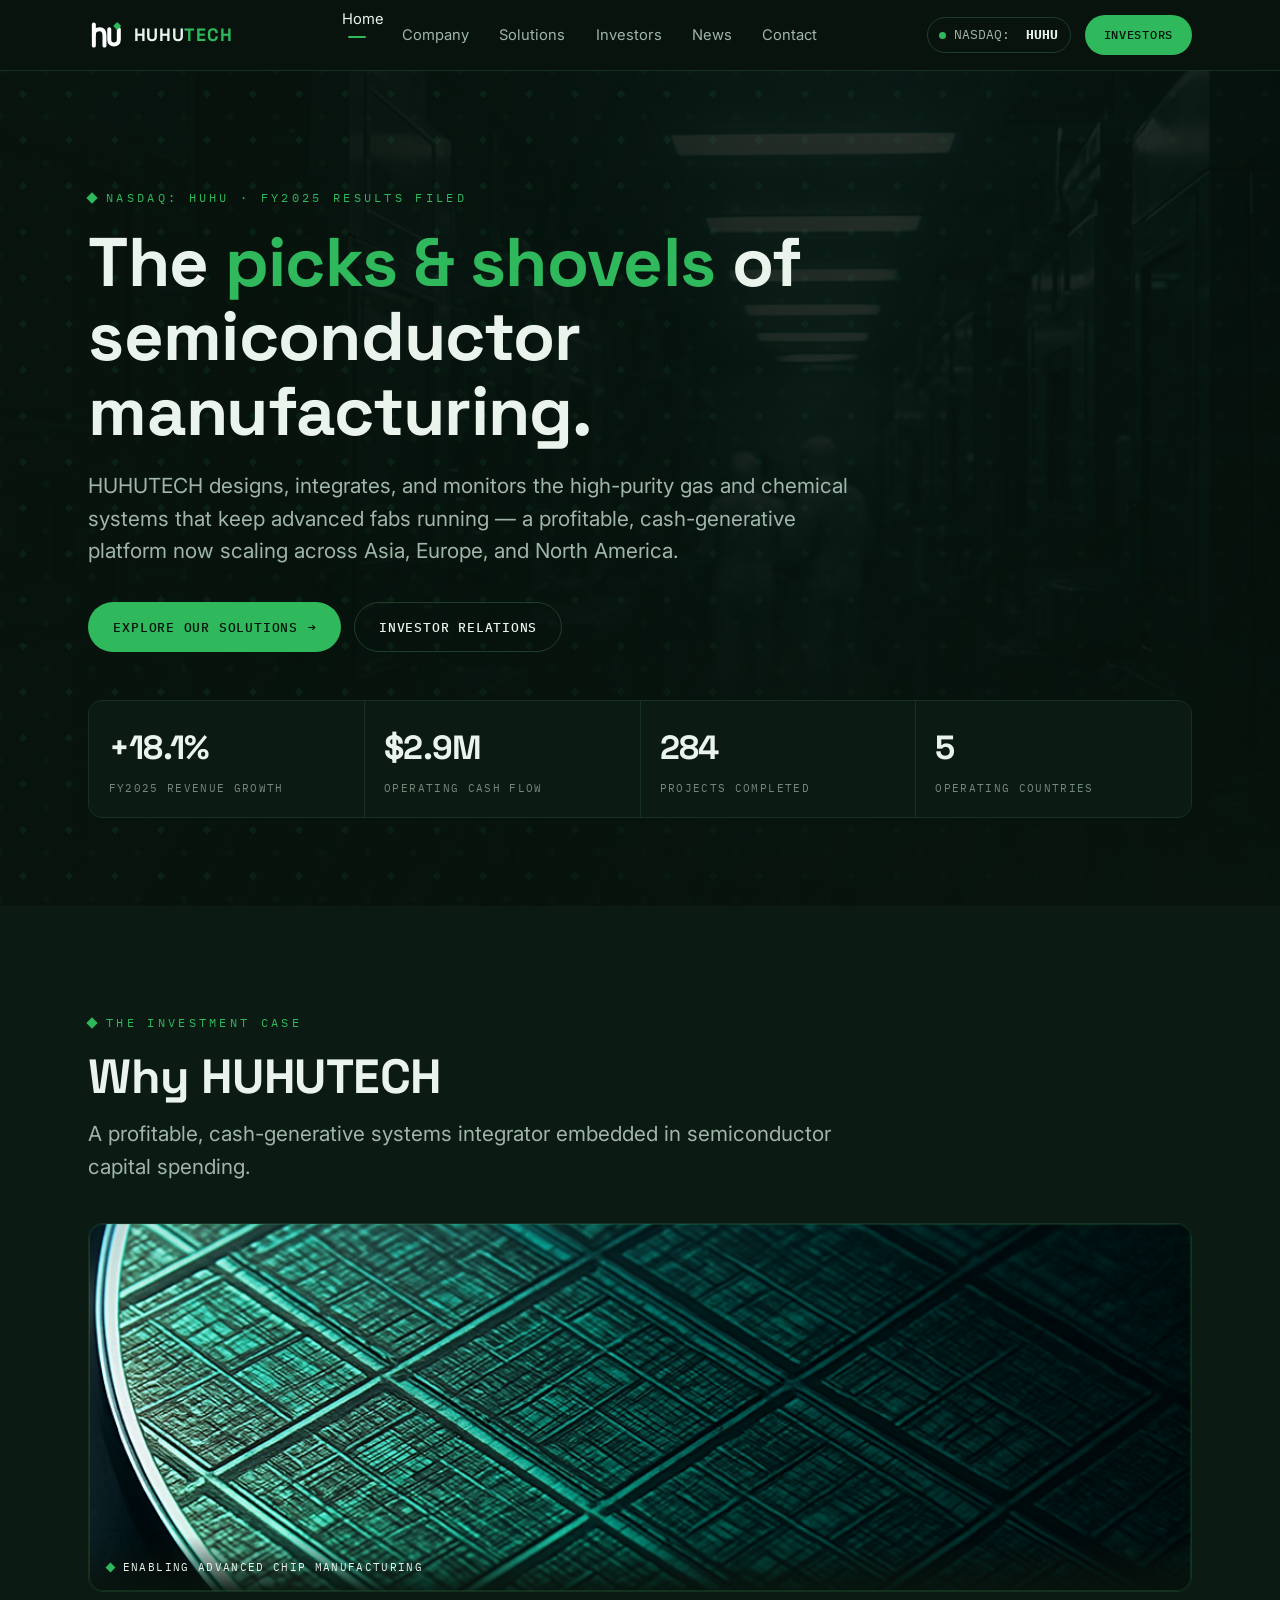
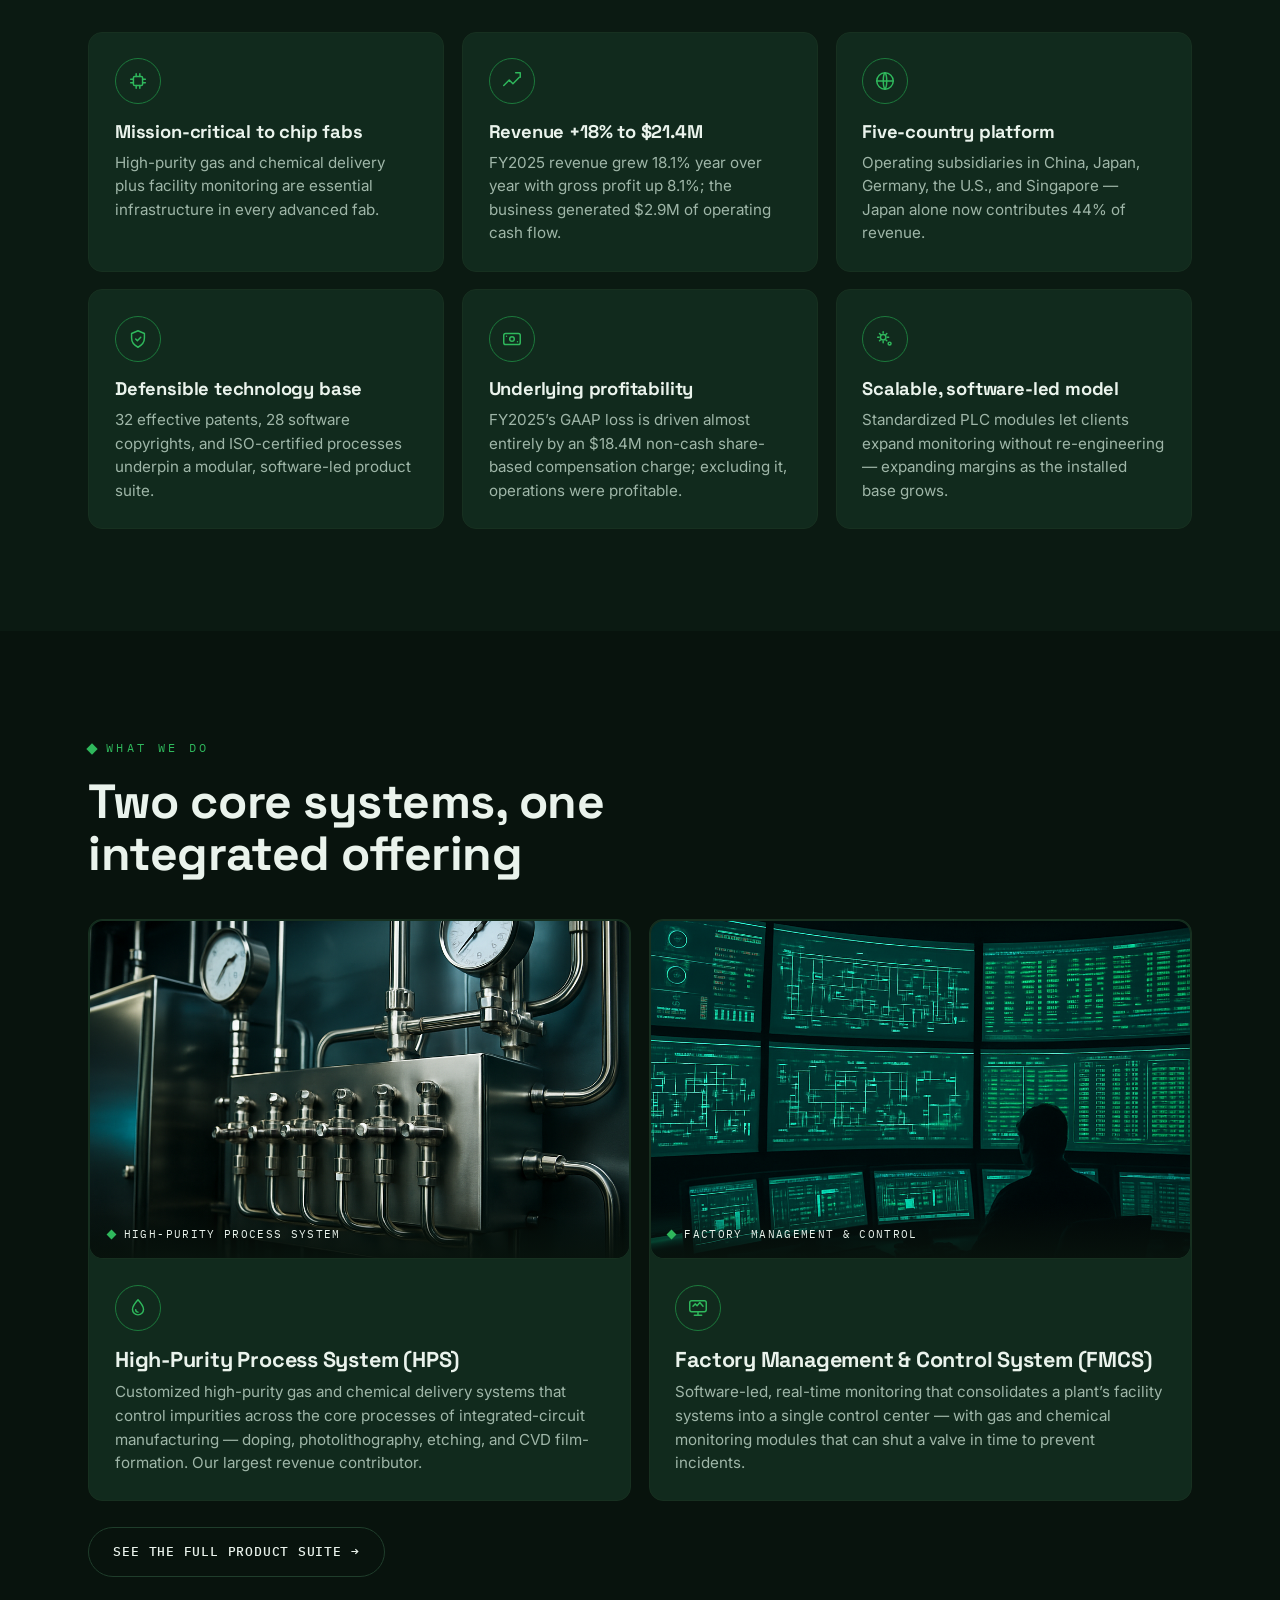
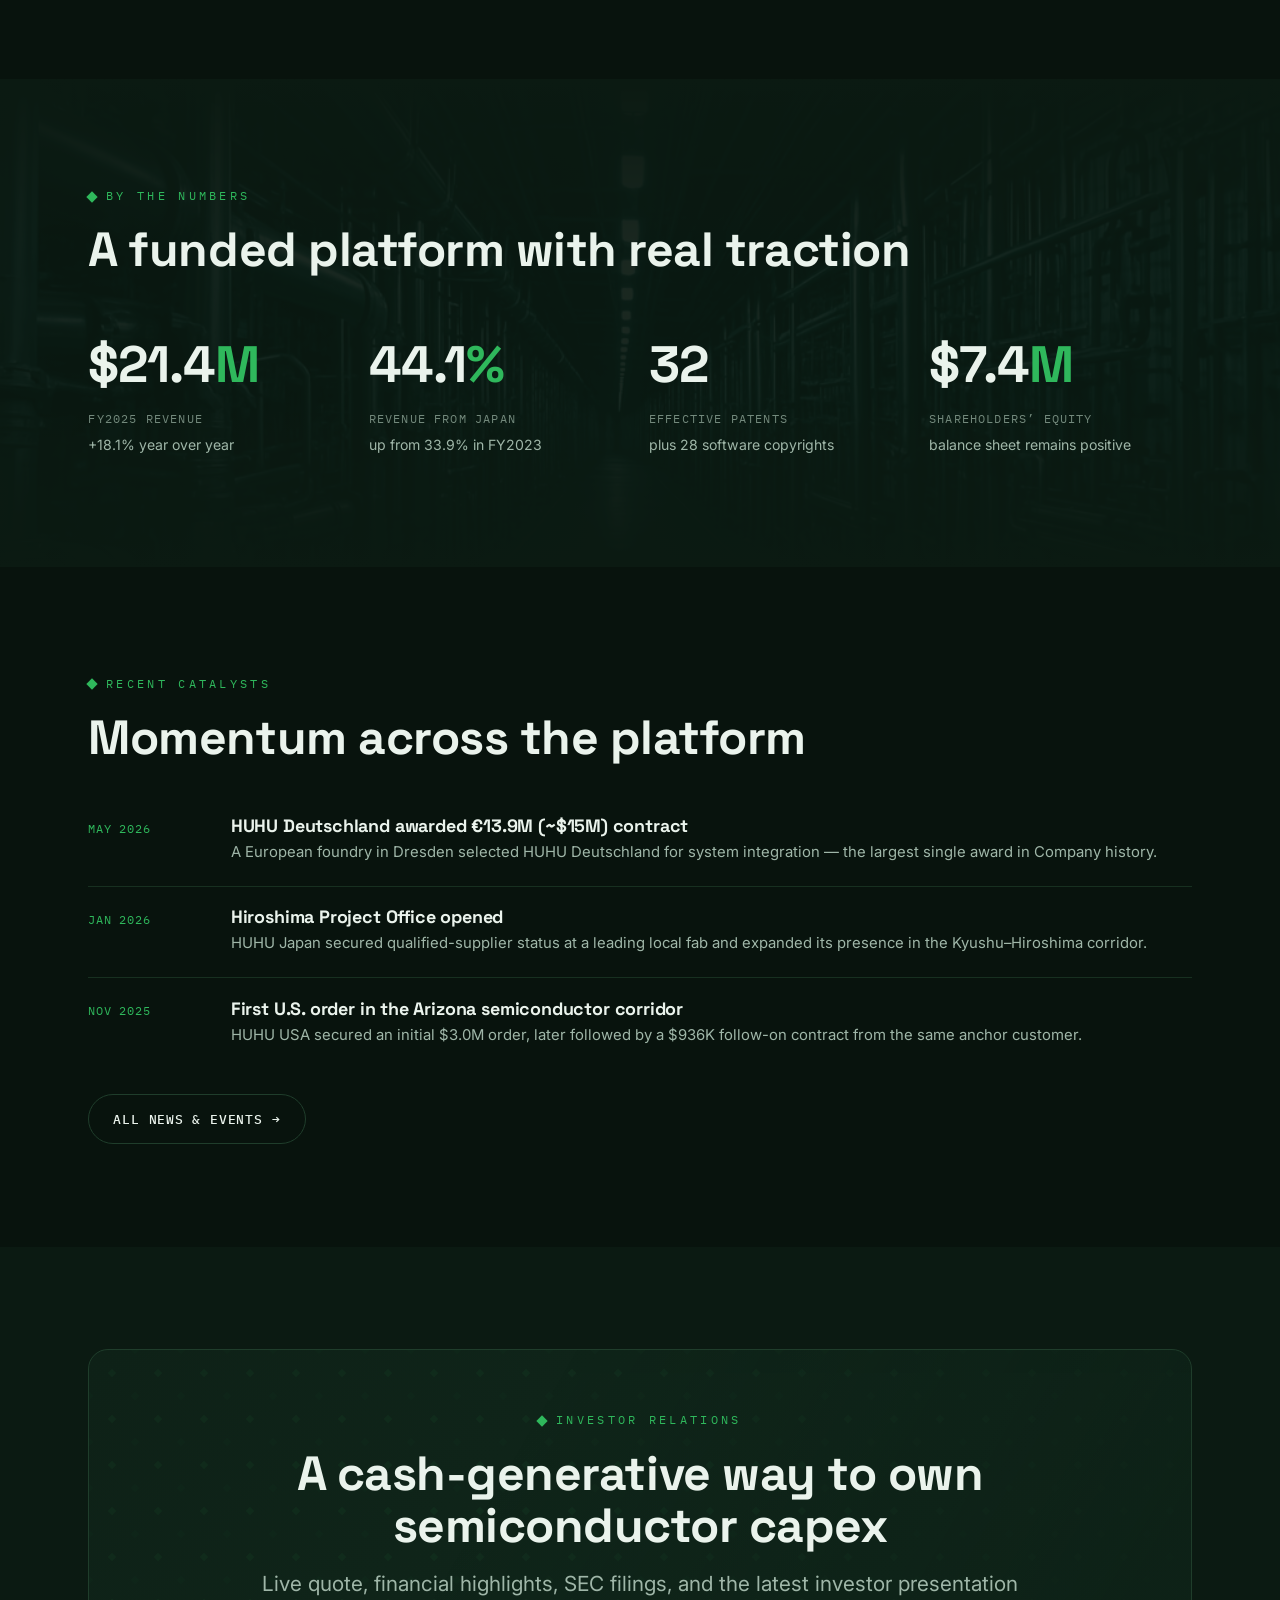
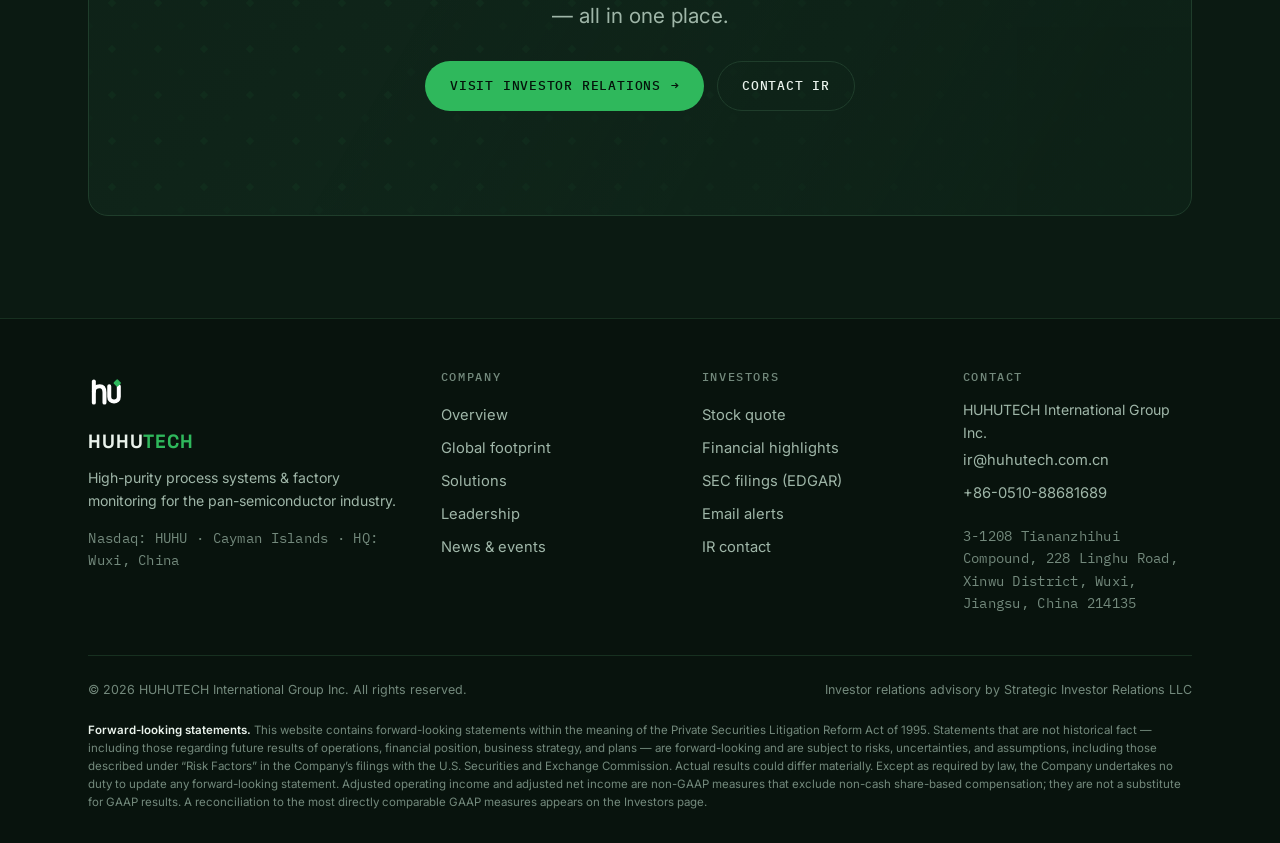
<file: index.html>
<!DOCTYPE html>
<html lang="en">
<head>
<meta charset="utf-8">
<meta name="viewport" content="width=device-width, initial-scale=1">
<script>document.documentElement.className+=" js";</script>
<title>HUHUTECH International Group Inc. (Nasdaq: HUHU)</title>
<meta name="description" content="HUHUTECH designs, integrates, and monitors high-purity gas and chemical systems and factory monitoring for the pan-semiconductor industry. Nasdaq: HUHU.">
<meta property="og:title" content="HUHUTECH International Group Inc. (Nasdaq: HUHU)">
<meta property="og:description" content="HUHUTECH designs, integrates, and monitors high-purity gas and chemical systems and factory monitoring for the pan-semiconductor industry. Nasdaq: HUHU.">
<meta property="og:type" content="website">
<link rel="icon" href="assets/logomark.svg" type="image/svg+xml">
<link rel="preconnect" href="https://fonts.googleapis.com">
<link rel="preconnect" href="https://fonts.gstatic.com" crossorigin>
<link href="https://fonts.googleapis.com/css2?family=Space+Grotesk:wght@400;500;600;700&family=Inter:wght@400;500;600&family=IBM+Plex+Mono:wght@400;500&display=swap" rel="stylesheet">
<link rel="stylesheet" href="assets/styles.css">
</head>
<body>
<header class="site-head">
  <div class="wrap nav">
    <a class="brand" href="index.html" aria-label="HUHUTECH home"><svg width="34" height="34" viewBox="0 0 64 64" fill="none" xmlns="http://www.w3.org/2000/svg" aria-hidden="true"><g stroke="#fff" stroke-width="7.5" stroke-linecap="round" stroke-linejoin="round" fill="none"><path d="M11 12 L11 52"/><path d="M11 31 C11 24 16 21 22 21 C28 21 31 26 31 33 L31 52"/><path d="M40 21 L40 41 C40 47 44 50 49 50 C54 50 58 47 58 41 L58 21"/></g><rect x="49.5" y="9.5" width="11" height="11" rx="2.2" transform="rotate(45 55 15)" fill="#2FB85C"/></svg><span class="wm">HUHU<b>TECH</b></span></a>
    <nav aria-label="Primary"><ul class="nav-links"><li><a href="index.html" class="active">Home</a></li><li><a href="company.html">Company</a></li><li><a href="solutions.html">Solutions</a></li><li><a href="investors.html">Investors</a></li><li><a href="news.html">News</a></li><li><a href="contact.html">Contact</a></li></ul></nav>
    <div class="nav-right">
      <a class="tick" href="investors.html"><span class="dot" aria-hidden="true"></span>NASDAQ:&nbsp;<b>HUHU</b></a>
      <a class="btn btn--primary btn--sm" href="investors.html">Investors</a>
      <button class="nav-toggle" aria-label="Menu" aria-expanded="false"><span></span><span></span><span></span></button>
    </div>
  </div>
</header>
<main>

<section class="hero">
  <div class="hero-photo" aria-hidden="true"></div>
  <div class="lattice" aria-hidden="true"></div>
  <div class="wrap"><div class="hero-inner">
    <span class="eyebrow">Nasdaq: HUHU &middot; FY2025 results filed</span>
    <h1>The <em>picks &amp; shovels</em> of semiconductor manufacturing.</h1>
    <p class="lede">HUHUTECH designs, integrates, and monitors the high-purity gas and chemical systems that keep advanced fabs running &mdash; a profitable, cash-generative platform now scaling across Asia, Europe, and North America.</p>
    <div class="hero-cta">
      <a class="btn btn--primary" href="solutions.html">Explore our solutions <span class="arrow">&rarr;</span></a>
      <a class="btn btn--ghost" href="investors.html">Investor relations</a>
    </div>
    <div class="hero-stats">
      <div class="cell"><div class="num" data-count="18.1" data-suffix="%" data-prefix="+" data-dec="1" data-final="+18.1%">+18.1%</div><div class="lab">FY2025 revenue growth</div></div>
      <div class="cell"><div class="num" data-count="2.9" data-prefix="$" data-suffix="M" data-dec="1" data-final="$2.9M">$2.9M</div><div class="lab">Operating cash flow</div></div>
      <div class="cell"><div class="num" data-count="284" data-final="284">284</div><div class="lab">Projects completed</div></div>
      <div class="cell"><div class="num" data-count="5" data-final="5">5</div><div class="lab">Operating countries</div></div>
    </div>
  </div></div>
</section>

<section class="section">
  <div class="wrap">
    <span class="eyebrow">The investment case</span>
    <h2 style="max-width:16ch;margin-bottom:1rem">Why HUHUTECH</h2>
    <p class="lede" style="margin-bottom:2.5rem">A profitable, cash-generative systems integrator embedded in semiconductor capital spending.</p>
    <div class="media media--banner media--ring" data-reveal style="margin-bottom:2.5rem"><img src="assets/img/wafer-macro.png" alt="Macro view of a silicon semiconductor wafer showing the fine grid of integrated-circuit dies" loading="lazy"><span class="cap">Enabling advanced chip manufacturing</span></div>
    <div class="grid grid-3">
      <div class="card" data-reveal><div class="ico"><svg viewBox="0 0 24 24" fill="none" stroke="currentColor" stroke-width="1.6" stroke-linecap="round" stroke-linejoin="round"><rect x="7" y="7" width="10" height="10" rx="1.5"/><path d="M10 7V4M14 7V4M10 20v-3M14 20v-3M7 10H4M7 14H4M20 10h-3M20 14h-3"/></svg></div><h3>Mission-critical to chip fabs</h3><p>High-purity gas and chemical delivery plus facility monitoring are essential infrastructure in every advanced fab.</p></div>
      <div class="card" data-reveal><div class="ico"><svg viewBox="0 0 24 24" fill="none" stroke="currentColor" stroke-width="1.6" stroke-linecap="round" stroke-linejoin="round"><path d="M3 17l6-6 4 4 7-7"/><path d="M21 8V3h-5"/></svg></div><h3>Revenue +18% to $21.4M</h3><p>FY2025 revenue grew 18.1% year over year with gross profit up 8.1%; the business generated $2.9M of operating cash flow.</p></div>
      <div class="card" data-reveal><div class="ico"><svg viewBox="0 0 24 24" fill="none" stroke="currentColor" stroke-width="1.6" stroke-linecap="round" stroke-linejoin="round"><circle cx="12" cy="12" r="9"/><path d="M3 12h18M12 3c2.5 2.5 2.5 15 0 18M12 3c-2.5 2.5-2.5 15 0 18"/></svg></div><h3>Five-country platform</h3><p>Operating subsidiaries in China, Japan, Germany, the U.S., and Singapore &mdash; Japan alone now contributes 44% of revenue.</p></div>
      <div class="card" data-reveal><div class="ico"><svg viewBox="0 0 24 24" fill="none" stroke="currentColor" stroke-width="1.6" stroke-linecap="round" stroke-linejoin="round"><path d="M12 3l7 3v5c0 4.5-3 8-7 10-4-2-7-5.5-7-10V6z"/><path d="M9.5 12l1.8 1.8L15 10"/></svg></div><h3>Defensible technology base</h3><p>32 effective patents, 28 software copyrights, and ISO-certified processes underpin a modular, software-led product suite.</p></div>
      <div class="card" data-reveal><div class="ico"><svg viewBox="0 0 24 24" fill="none" stroke="currentColor" stroke-width="1.6" stroke-linecap="round" stroke-linejoin="round"><rect x="3" y="6" width="18" height="12" rx="2"/><circle cx="12" cy="12" r="2.5"/><path d="M6 9v.01M18 15v.01"/></svg></div><h3>Underlying profitability</h3><p>FY2025’s GAAP loss is driven almost entirely by an $18.4M non-cash share-based compensation charge; excluding it, operations were profitable.</p></div>
      <div class="card" data-reveal><div class="ico"><svg viewBox="0 0 24 24" fill="none" stroke="currentColor" stroke-width="1.6" stroke-linecap="round" stroke-linejoin="round"><circle cx="10" cy="10" r="3"/><path d="M10 4v1.5M10 14.5V16M4 10h1.5M14.5 10H16M6 6l1 1M14 14l-1-1M14 6l-1 1M6 14l1-1"/><circle cx="17" cy="17" r="1.6"/></svg></div><h3>Scalable, software-led model</h3><p>Standardized PLC modules let clients expand monitoring without re-engineering &mdash; expanding margins as the installed base grows.</p></div>
    </div>
  </div>
</section>

<section class="section section--ink">
  <div class="wrap">
    <span class="eyebrow">What we do</span>
    <h2 style="max-width:20ch;margin-bottom:2.5rem">Two core systems, one integrated offering</h2>
    <div class="grid grid-2">
      <div class="card" data-reveal style="padding:0;overflow:hidden">
        <div class="media media--wide"><img src="assets/img/hps-gas-system.png" alt="Polished stainless-steel high-purity gas delivery manifold with pressure gauges and electropolished tubing" loading="lazy"><span class="cap">High-Purity Process System</span></div>
        <div style="padding:1.6rem">
          <div class="ico"><svg viewBox="0 0 24 24" fill="none" stroke="currentColor" stroke-width="1.6" stroke-linecap="round" stroke-linejoin="round"><path d="M12 3s6 6.5 6 10.5A6 6 0 0 1 6 13.5C6 9.5 12 3 12 3z"/><path d="M9.5 14a2.5 2.5 0 0 0 2.5 2.5"/></svg></div>
          <h3 style="font-size:1.35rem">High-Purity Process System (HPS)</h3>
          <p>Customized high-purity gas and chemical delivery systems that control impurities across the core processes of integrated-circuit manufacturing &mdash; doping, photolithography, etching, and CVD film-formation. Our largest revenue contributor.</p>
        </div>
      </div>
      <div class="card" data-reveal style="padding:0;overflow:hidden">
        <div class="media media--wide"><img src="assets/img/fmcs-control-room.png" alt="Factory monitoring control room with a wall of live facility dashboards and an operator at a console" loading="lazy"><span class="cap">Factory Management &amp; Control</span></div>
        <div style="padding:1.6rem">
          <div class="ico"><svg viewBox="0 0 24 24" fill="none" stroke="currentColor" stroke-width="1.6" stroke-linecap="round" stroke-linejoin="round"><rect x="3" y="4" width="18" height="12" rx="2"/><path d="M8 20h8M12 16v4M6.5 10l2.5-2.5L11 9.5 14 6l3.5 4"/></svg></div>
          <h3 style="font-size:1.35rem">Factory Management &amp; Control System (FMCS)</h3>
          <p>Software-led, real-time monitoring that consolidates a plant’s facility systems into a single control center &mdash; with gas and chemical monitoring modules that can shut a valve in time to prevent incidents.</p>
        </div>
      </div>
    </div>
    <div style="margin-top:1.6rem"><a class="btn btn--ghost" href="solutions.html">See the full product suite <span class="arrow">&rarr;</span></a></div>
  </div>
</section>

<section class="section section--photo">
  <div class="photo-bg" aria-hidden="true" style="background-image:url('assets/img/fab-corridor.png')"></div>
  <div class="wrap">
    <span class="eyebrow">By the numbers</span>
    <h2 style="margin-bottom:2.5rem">A funded platform with real traction</h2>
    <div class="stats-row">
      <div class="stat" data-reveal><div class="big">$21.4<span class="u">M</span></div><div class="cap">FY2025 revenue</div><div class="sub">+18.1% year over year</div></div>
      <div class="stat" data-reveal><div class="big">44.1<span class="u">%</span></div><div class="cap">Revenue from Japan</div><div class="sub">up from 33.9% in FY2023</div></div>
      <div class="stat" data-reveal><div class="big">32</div><div class="cap">Effective patents</div><div class="sub">plus 28 software copyrights</div></div>
      <div class="stat" data-reveal><div class="big">$7.4<span class="u">M</span></div><div class="cap">Shareholders’ equity</div><div class="sub">balance sheet remains positive</div></div>
    </div>
  </div>
</section>

<section class="section section--ink">
  <div class="wrap">
    <span class="eyebrow">Recent catalysts</span>
    <h2 style="margin-bottom:2rem">Momentum across the platform</h2>
    <div class="timeline">
      <div class="tl" data-reveal><div class="when">MAY 2026</div><div class="what"><h3>HUHU Deutschland awarded €13.9M (~$15M) contract</h3><p>A European foundry in Dresden selected HUHU Deutschland for system integration &mdash; the largest single award in Company history.</p></div></div>
      <div class="tl" data-reveal><div class="when">JAN 2026</div><div class="what"><h3>Hiroshima Project Office opened</h3><p>HUHU Japan secured qualified-supplier status at a leading local fab and expanded its presence in the Kyushu&ndash;Hiroshima corridor.</p></div></div>
      <div class="tl" data-reveal><div class="when">NOV 2025</div><div class="what"><h3>First U.S. order in the Arizona semiconductor corridor</h3><p>HUHU USA secured an initial $3.0M order, later followed by a $936K follow-on contract from the same anchor customer.</p></div></div>
    </div>
    <div style="margin-top:1.6rem"><a class="btn btn--ghost" href="news.html">All news &amp; events <span class="arrow">&rarr;</span></a></div>
  </div>
</section>

<section class="section">
  <div class="wrap">
    <div class="cta-band">
      <div class="lattice" aria-hidden="true" style="opacity:.35"></div>
      <div style="position:relative;z-index:2">
        <span class="eyebrow" style="justify-content:center">Investor relations</span>
        <h2>A cash-generative way to own semiconductor capex</h2>
        <p class="lede">Live quote, financial highlights, SEC filings, and the latest investor presentation &mdash; all in one place.</p>
        <div class="hero-cta">
          <a class="btn btn--primary" href="investors.html">Visit investor relations <span class="arrow">&rarr;</span></a>
          <a class="btn btn--ghost" href="contact.html">Contact IR</a>
        </div>
      </div>
    </div>
  </div>
</section>

</main>
<footer class="site-foot">
  <div class="wrap">
    <div class="foot-top">
      <div class="foot-col foot-brand">
        <a class="brand" href="index.html" aria-label="HUHUTECH home"><svg width="34" height="34" viewBox="0 0 64 64" fill="none" xmlns="http://www.w3.org/2000/svg" aria-hidden="true"><g stroke="#fff" stroke-width="7.5" stroke-linecap="round" stroke-linejoin="round" fill="none"><path d="M11 12 L11 52"/><path d="M11 31 C11 24 16 21 22 21 C28 21 31 26 31 33 L31 52"/><path d="M40 21 L40 41 C40 47 44 50 49 50 C54 50 58 47 58 41 L58 21"/></g><rect x="49.5" y="9.5" width="11" height="11" rx="2.2" transform="rotate(45 55 15)" fill="#2FB85C"/></svg></a>
        <div class="wm">HUHU<b>TECH</b></div>
        <p>High-purity process systems &amp; factory monitoring for the pan-semiconductor industry.</p>
        <p class="note">Nasdaq: HUHU &middot; Cayman Islands &middot; HQ: Wuxi, China</p>
      </div>
      <div class="foot-col">
        <h4>Company</h4>
        <a href="company.html">Overview</a>
        <a href="company.html#footprint">Global footprint</a>
        <a href="solutions.html">Solutions</a>
        <a href="company.html#leadership">Leadership</a>
        <a href="news.html">News &amp; events</a>
      </div>
      <div class="foot-col">
        <h4>Investors</h4>
        <a href="investors.html#quote">Stock quote</a>
        <a href="investors.html#financials">Financial highlights</a>
        <a href="https://www.sec.gov/cgi-bin/browse-edgar?action=getcompany&amp;company=huhutech&amp;type=20-F&amp;dateb=&amp;owner=include&amp;count=40" target="_blank" rel="noopener">SEC filings (EDGAR)</a>
        <a href="investors.html#alerts">Email alerts</a>
        <a href="contact.html">IR contact</a>
      </div>
      <div class="foot-col">
        <h4>Contact</h4>
        <p>HUHUTECH International Group Inc.</p>
        <a href="mailto:ir@huhutech.com.cn">ir@huhutech.com.cn</a>
        <a href="tel:+861051088681689">+86-0510-88681689</a>
        <p class="note">3-1208 Tiananzhihui Compound, 228 Linghu Road, Xinwu District, Wuxi, Jiangsu, China 214135</p>
      </div>
    </div>
    <div class="foot-bottom">
      <p>&copy; <span id="yr">2026</span> HUHUTECH International Group Inc. All rights reserved.</p>
      <p>Investor relations advisory by Strategic Investor Relations LLC</p>
    </div>
    <p class="foot-disc"><strong>Forward-looking statements.</strong> This website contains forward-looking statements within the meaning of the Private Securities Litigation Reform Act of 1995. Statements that are not historical fact — including those regarding future results of operations, financial position, business strategy, and plans — are forward-looking and are subject to risks, uncertainties, and assumptions, including those described under “Risk Factors” in the Company’s filings with the U.S. Securities and Exchange Commission. Actual results could differ materially. Except as required by law, the Company undertakes no duty to update any forward-looking statement. Adjusted operating income and adjusted net income are non-GAAP measures that exclude non-cash share-based compensation; they are not a substitute for GAAP results. A reconciliation to the most directly comparable GAAP measures appears on the Investors page.</p>
  </div>
</footer>
<script src="assets/main.js"></script>

</body>
</html>
</file>
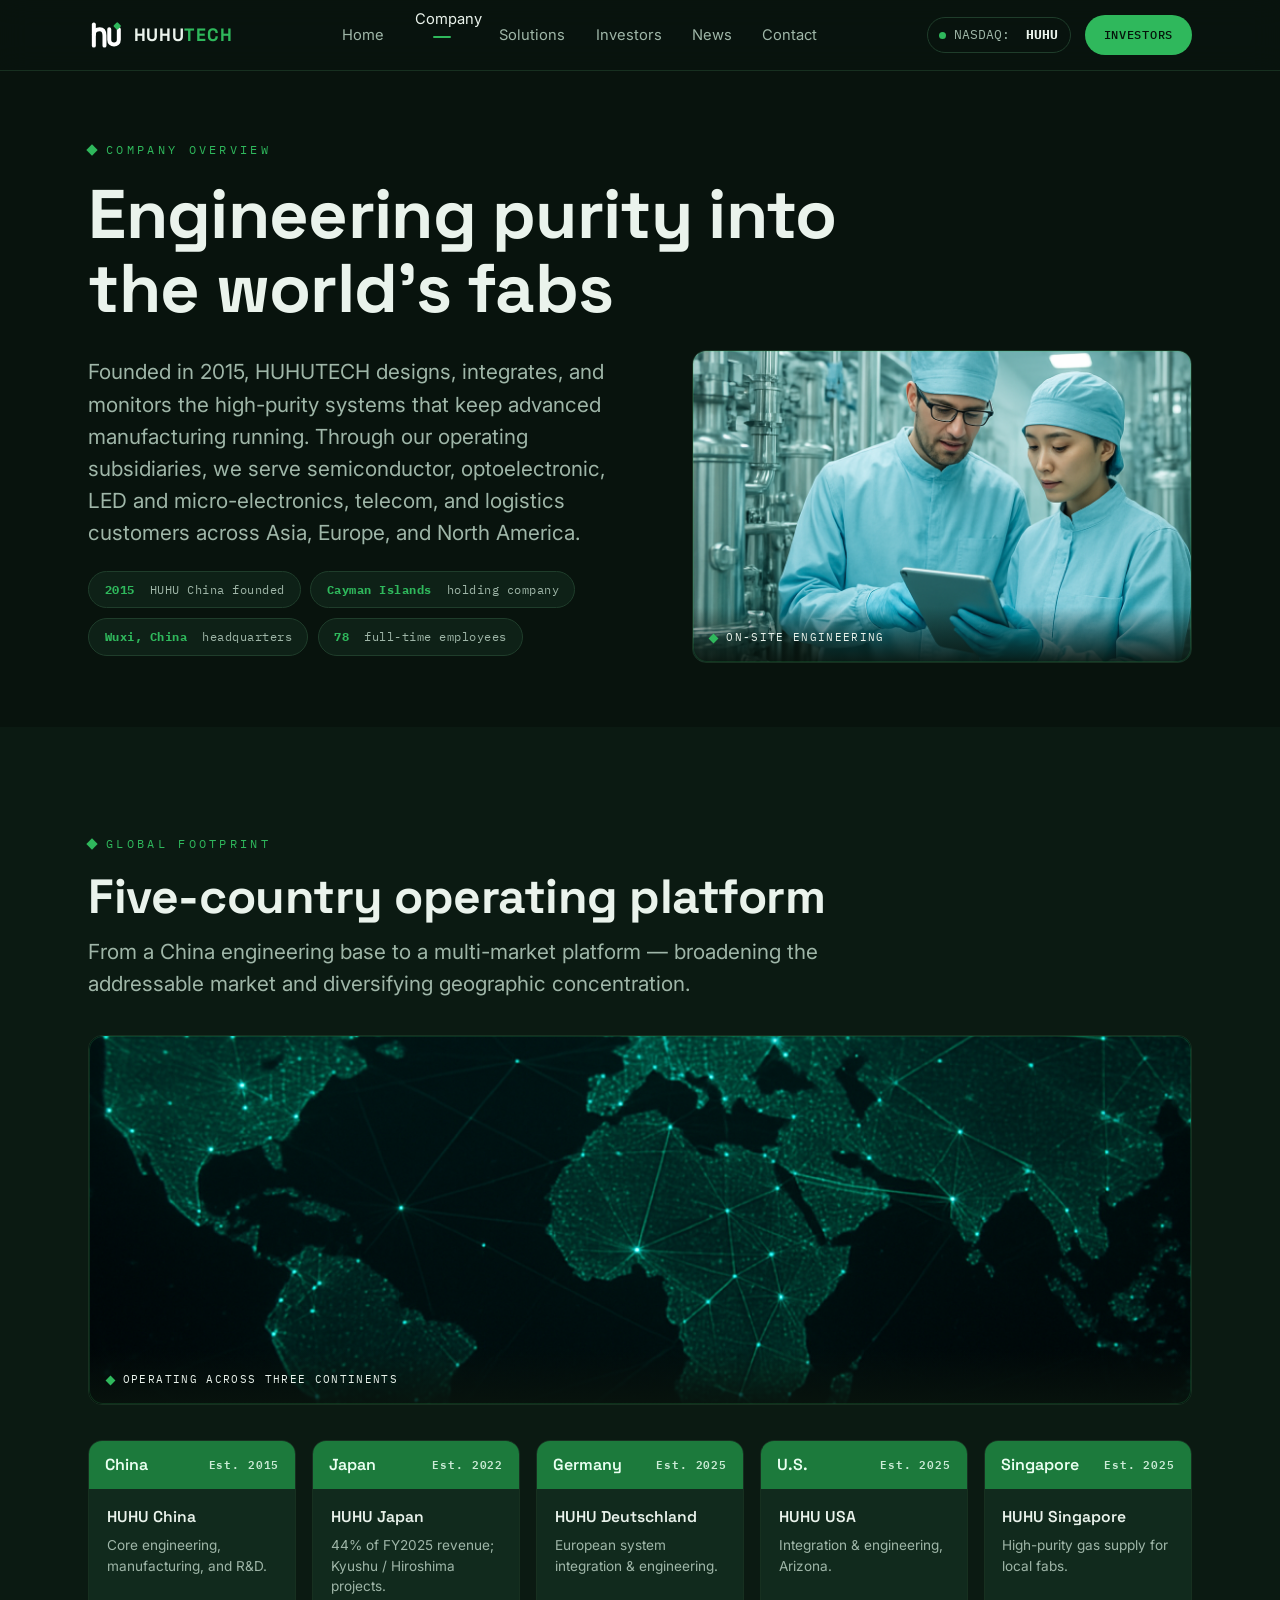
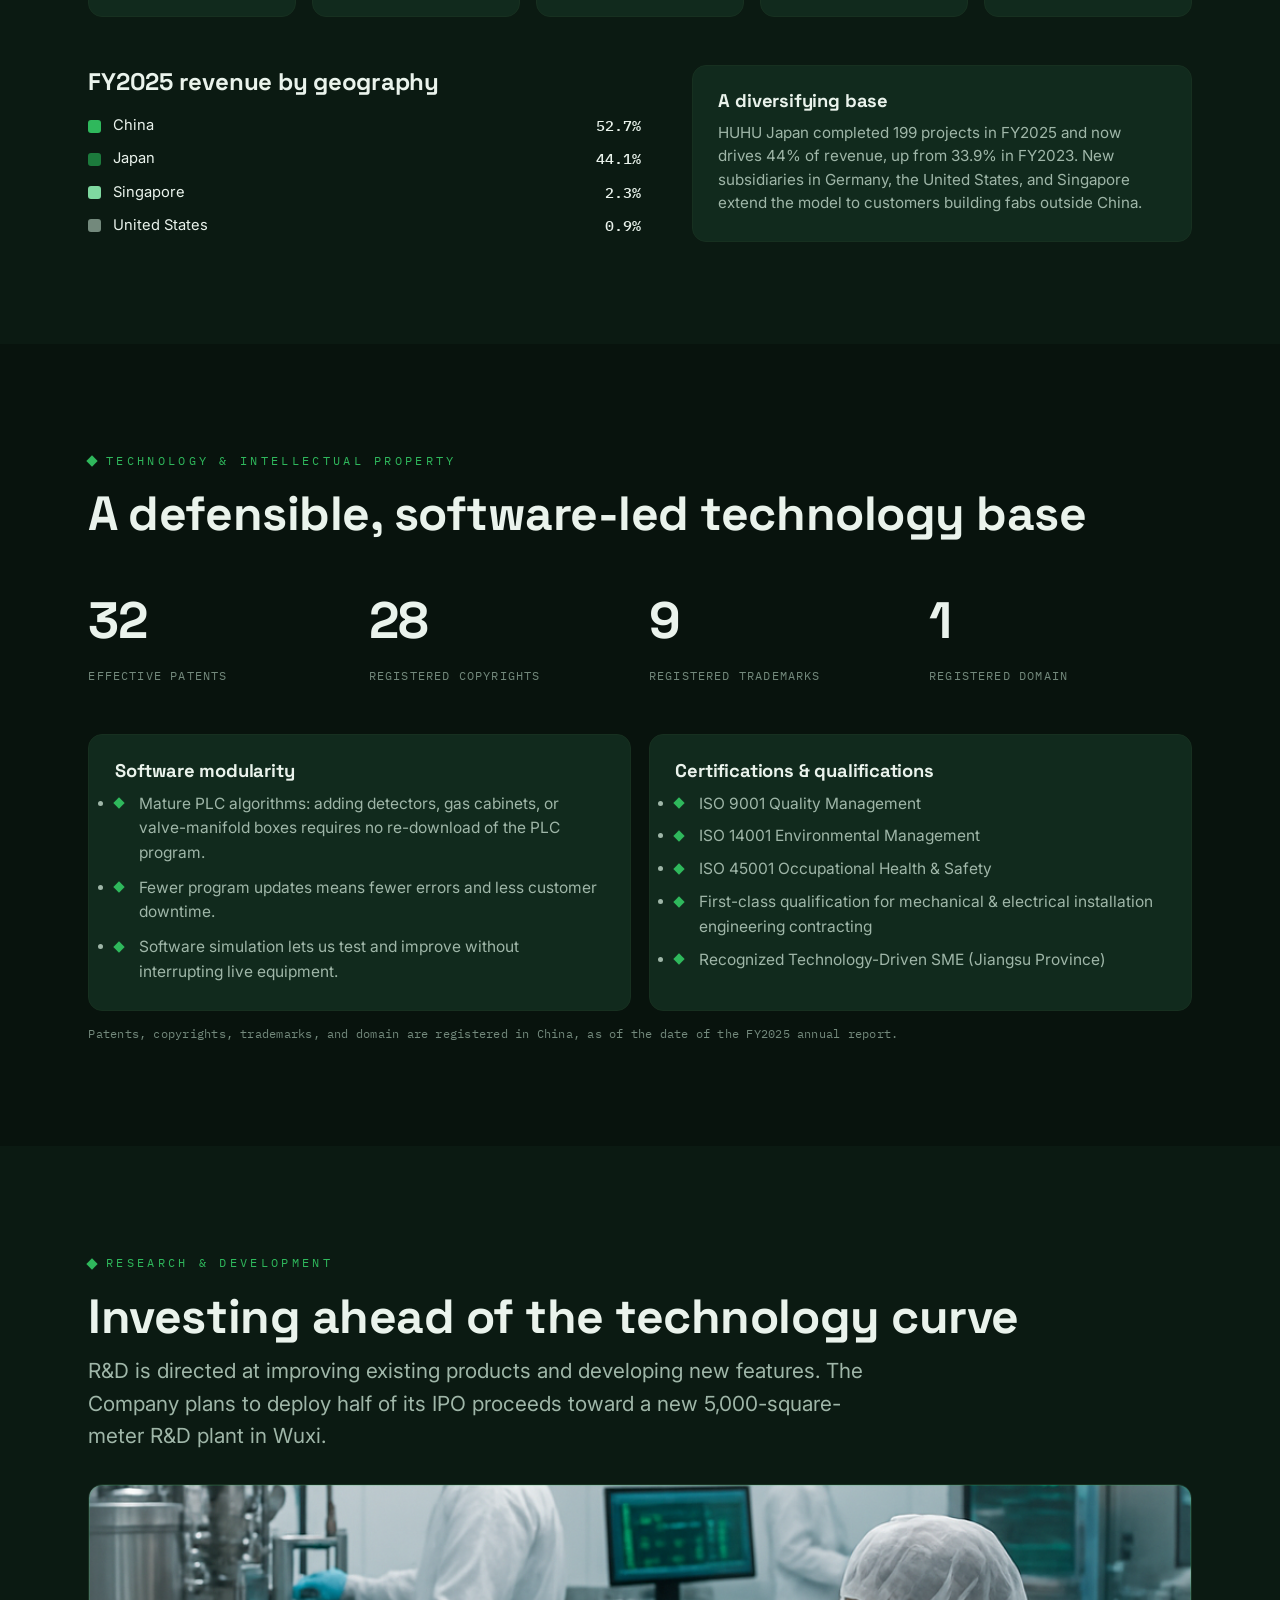
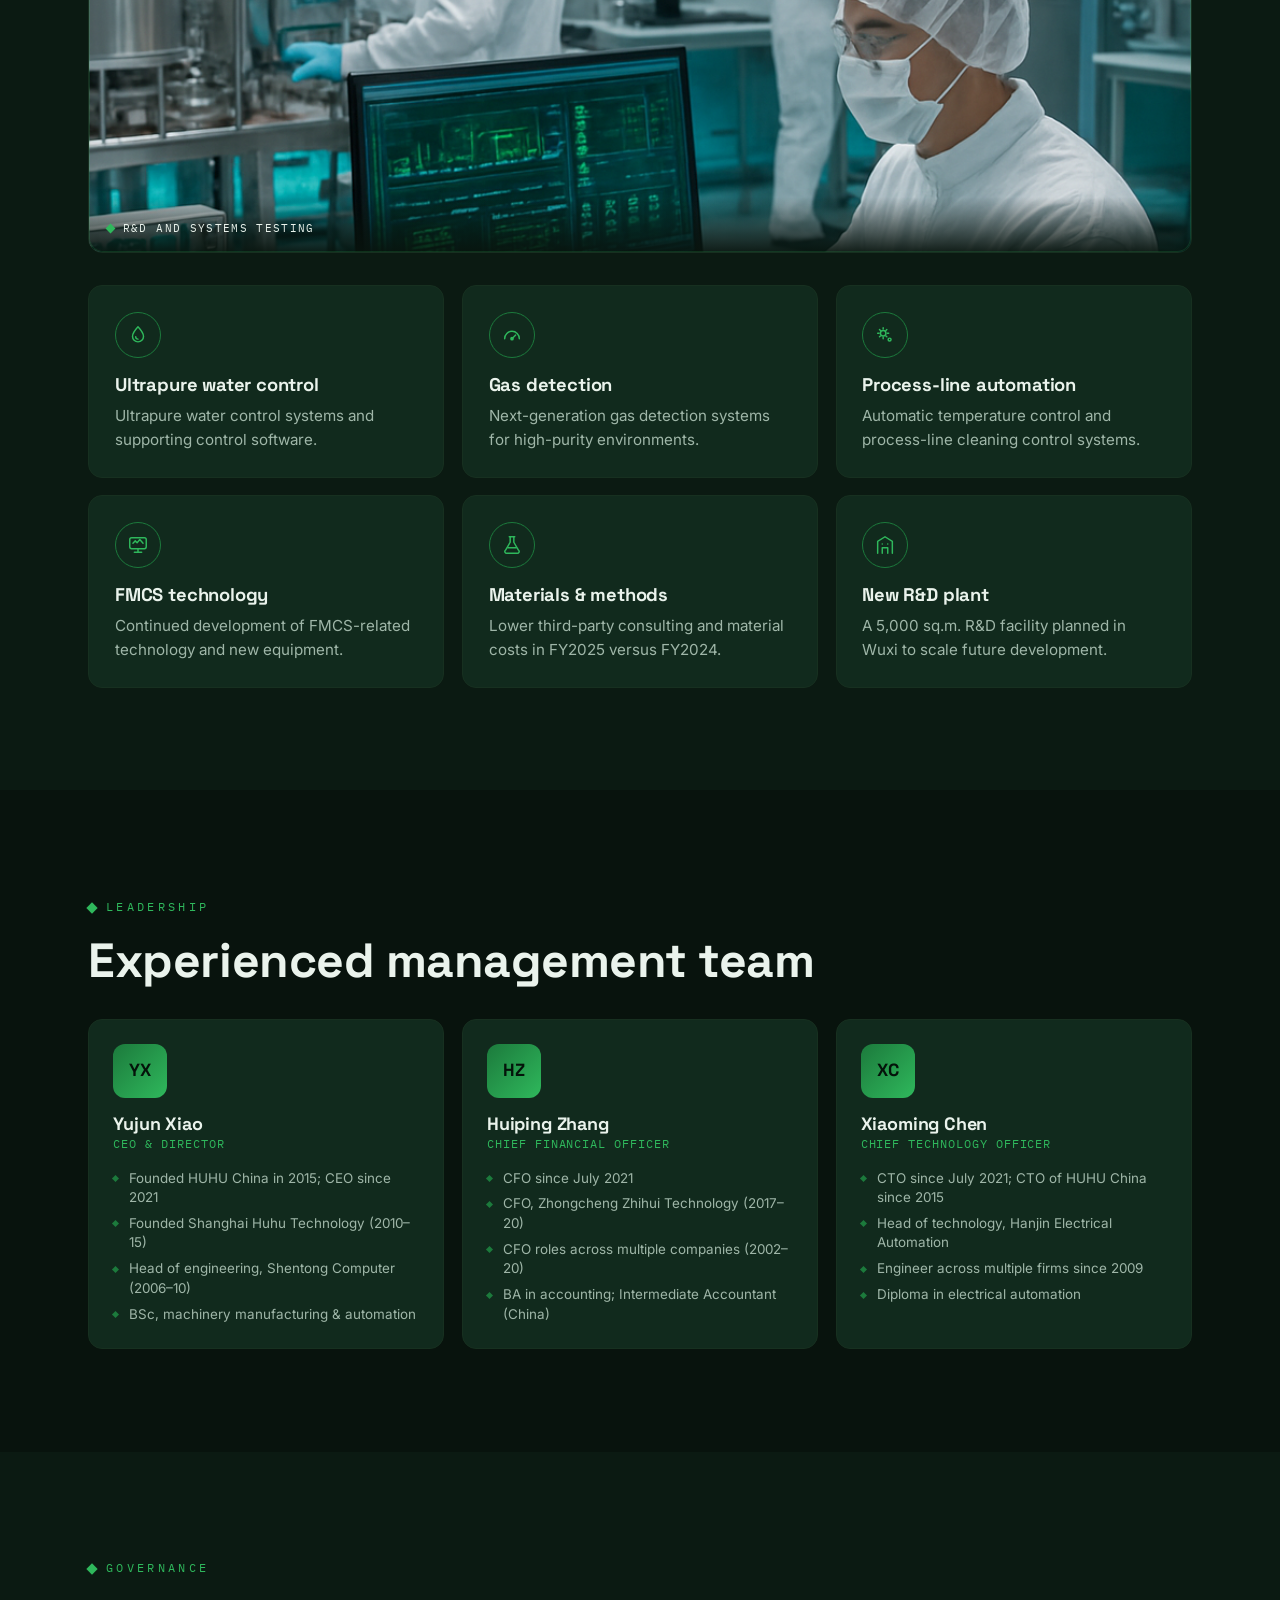
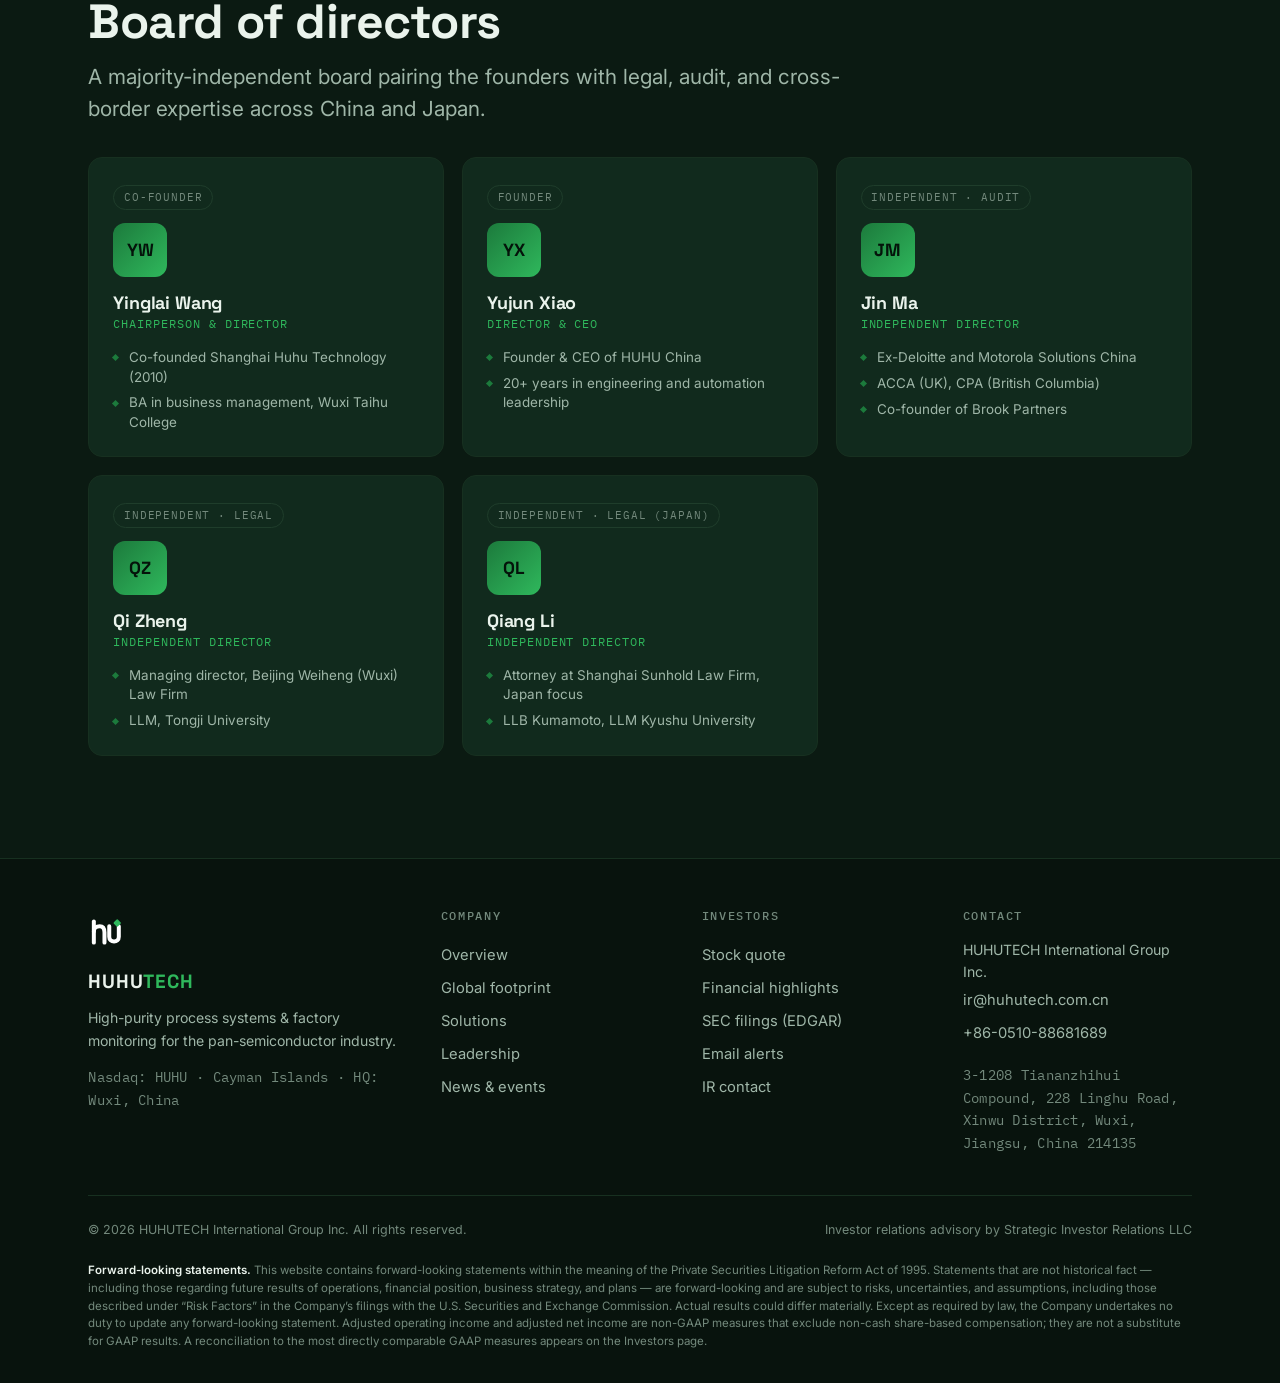
<file: company.html>
<!DOCTYPE html>
<html lang="en">
<head>
<meta charset="utf-8">
<meta name="viewport" content="width=device-width, initial-scale=1">
<script>document.documentElement.className+=" js";</script>
<title>Company &mdash; HUHUTECH International Group Inc.</title>
<meta name="description" content="Founded in 2015, HUHUTECH operates a five-country platform across China, Japan, Germany, the U.S., and Singapore, with 32 patents and ISO-certified processes.">
<meta property="og:title" content="Company &mdash; HUHUTECH International Group Inc.">
<meta property="og:description" content="Founded in 2015, HUHUTECH operates a five-country platform across China, Japan, Germany, the U.S., and Singapore, with 32 patents and ISO-certified processes.">
<meta property="og:type" content="website">
<link rel="icon" href="assets/logomark.svg" type="image/svg+xml">
<link rel="preconnect" href="https://fonts.googleapis.com">
<link rel="preconnect" href="https://fonts.gstatic.com" crossorigin>
<link href="https://fonts.googleapis.com/css2?family=Space+Grotesk:wght@400;500;600;700&family=Inter:wght@400;500;600&family=IBM+Plex+Mono:wght@400;500&display=swap" rel="stylesheet">
<link rel="stylesheet" href="assets/styles.css">
</head>
<body>
<header class="site-head">
  <div class="wrap nav">
    <a class="brand" href="index.html" aria-label="HUHUTECH home"><svg width="34" height="34" viewBox="0 0 64 64" fill="none" xmlns="http://www.w3.org/2000/svg" aria-hidden="true"><g stroke="#fff" stroke-width="7.5" stroke-linecap="round" stroke-linejoin="round" fill="none"><path d="M11 12 L11 52"/><path d="M11 31 C11 24 16 21 22 21 C28 21 31 26 31 33 L31 52"/><path d="M40 21 L40 41 C40 47 44 50 49 50 C54 50 58 47 58 41 L58 21"/></g><rect x="49.5" y="9.5" width="11" height="11" rx="2.2" transform="rotate(45 55 15)" fill="#2FB85C"/></svg><span class="wm">HUHU<b>TECH</b></span></a>
    <nav aria-label="Primary"><ul class="nav-links"><li><a href="index.html">Home</a></li><li><a href="company.html" class="active">Company</a></li><li><a href="solutions.html">Solutions</a></li><li><a href="investors.html">Investors</a></li><li><a href="news.html">News</a></li><li><a href="contact.html">Contact</a></li></ul></nav>
    <div class="nav-right">
      <a class="tick" href="investors.html"><span class="dot" aria-hidden="true"></span>NASDAQ:&nbsp;<b>HUHU</b></a>
      <a class="btn btn--primary btn--sm" href="investors.html">Investors</a>
      <button class="nav-toggle" aria-label="Menu" aria-expanded="false"><span></span><span></span><span></span></button>
    </div>
  </div>
</header>
<main>

<section class="section section--tight section--ink">
  <div class="wrap">
    <span class="eyebrow">Company overview</span>
    <h1 style="max-width:18ch;margin-bottom:1.3rem">Engineering purity into the world’s fabs</h1>
    <div class="feat" style="margin-top:1.5rem">
      <div data-reveal>
        <p class="lede">Founded in 2015, HUHUTECH designs, integrates, and monitors the high-purity systems that keep advanced manufacturing running. Through our operating subsidiaries, we serve semiconductor, optoelectronic, LED and micro-electronics, telecom, and logistics customers across Asia, Europe, and North America.</p>
        <div class="pills">
          <span class="pill"><b>2015</b> &nbsp;HUHU China founded</span>
          <span class="pill"><b>Cayman Islands</b> &nbsp;holding company</span>
          <span class="pill"><b>Wuxi, China</b> &nbsp;headquarters</span>
          <span class="pill"><b>78</b> &nbsp;full-time employees</span>
        </div>
      </div>
      <div data-reveal>
        <div class="media media--wide media--ring"><img src="assets/img/company-engineers.png" alt="Two HUHUTECH engineers in cleanroom gowns reviewing data on a tablet beside high-purity process equipment" loading="lazy"><span class="cap">On-site engineering</span></div>
      </div>
    </div>
  </div>
</section>

<section class="section" id="footprint">
  <div class="wrap">
    <span class="eyebrow">Global footprint</span>
    <h2 style="margin-bottom:.8rem">Five-country operating platform</h2>
    <p class="lede" style="margin-bottom:2.2rem">From a China engineering base to a multi-market platform &mdash; broadening the addressable market and diversifying geographic concentration.</p>
    <div class="media media--banner media--ring" data-reveal style="margin-bottom:2.2rem"><img src="assets/img/global-footprint.png" alt="Abstract network visualization linking sites across Asia, Europe, and North America" loading="lazy"><span class="cap">Operating across three continents</span></div>
    <div class="geo-grid">
      <div class="geo" data-reveal><div class="hd">China<span class="est">Est. 2015</span></div><div class="bd"><div class="sub">HUHU China</div><p>Core engineering, manufacturing, and R&amp;D.</p></div></div>
      <div class="geo" data-reveal><div class="hd">Japan<span class="est">Est. 2022</span></div><div class="bd"><div class="sub">HUHU Japan</div><p>44% of FY2025 revenue; Kyushu / Hiroshima projects.</p></div></div>
      <div class="geo" data-reveal><div class="hd">Germany<span class="est">Est. 2025</span></div><div class="bd"><div class="sub">HUHU Deutschland</div><p>European system integration &amp; engineering.</p></div></div>
      <div class="geo" data-reveal><div class="hd">U.S.<span class="est">Est. 2025</span></div><div class="bd"><div class="sub">HUHU USA</div><p>Integration &amp; engineering, Arizona.</p></div></div>
      <div class="geo" data-reveal><div class="hd">Singapore<span class="est">Est. 2025</span></div><div class="bd"><div class="sub">HUHU Singapore</div><p>High-purity gas supply for local fabs.</p></div></div>
    </div>

    <div class="feat" style="margin-top:3rem">
      <div data-reveal>
        <h3 style="margin-bottom:1.2rem">FY2025 revenue by geography</h3>
        <div class="legend">
          <div class="li"><span class="sw" style="background:var(--green)"></span>China<span class="pc">52.7%</span></div>
          <div class="li"><span class="sw" style="background:var(--green-deep)"></span>Japan<span class="pc">44.1%</span></div>
          <div class="li"><span class="sw" style="background:#7fd9a0"></span>Singapore<span class="pc">2.3%</span></div>
          <div class="li"><span class="sw" style="background:var(--mist-dim)"></span>United States<span class="pc">0.9%</span></div>
        </div>
      </div>
      <div data-reveal>
        <div class="card">
          <h3 style="margin-bottom:.6rem">A diversifying base</h3>
          <p>HUHU Japan completed 199 projects in FY2025 and now drives 44% of revenue, up from 33.9% in FY2023. New subsidiaries in Germany, the United States, and Singapore extend the model to customers building fabs outside China.</p>
        </div>
      </div>
    </div>
  </div>
</section>

<section class="section section--ink">
  <div class="wrap">
    <span class="eyebrow">Technology &amp; intellectual property</span>
    <h2 style="margin-bottom:2rem">A defensible, software-led technology base</h2>
    <div class="stats-row" style="margin-bottom:2.5rem">
      <div class="stat" data-reveal><div class="big">32</div><div class="cap">Effective patents</div></div>
      <div class="stat" data-reveal><div class="big">28</div><div class="cap">Registered copyrights</div></div>
      <div class="stat" data-reveal><div class="big">9</div><div class="cap">Registered trademarks</div></div>
      <div class="stat" data-reveal><div class="big">1</div><div class="cap">Registered domain</div></div>
    </div>
    <div class="grid grid-2">
      <div class="card" data-reveal>
        <h3 style="margin-bottom:.7rem">Software modularity</h3>
        <ul class="feat" style="display:block"><li style="margin-bottom:.6rem">Mature PLC algorithms: adding detectors, gas cabinets, or valve-manifold boxes requires no re-download of the PLC program.</li><li style="margin-bottom:.6rem">Fewer program updates means fewer errors and less customer downtime.</li><li>Software simulation lets us test and improve without interrupting live equipment.</li></ul>
      </div>
      <div class="card" data-reveal>
        <h3 style="margin-bottom:.7rem">Certifications &amp; qualifications</h3>
        <ul class="feat" style="display:block"><li style="margin-bottom:.5rem">ISO 9001 Quality Management</li><li style="margin-bottom:.5rem">ISO 14001 Environmental Management</li><li style="margin-bottom:.5rem">ISO 45001 Occupational Health &amp; Safety</li><li style="margin-bottom:.5rem">First-class qualification for mechanical &amp; electrical installation engineering contracting</li><li>Recognized Technology-Driven SME (Jiangsu Province)</li></ul>
      </div>
    </div>
    <p class="note">Patents, copyrights, trademarks, and domain are registered in China, as of the date of the FY2025 annual report.</p>
  </div>
</section>

<section class="section">
  <div class="wrap">
    <span class="eyebrow">Research &amp; development</span>
    <h2 style="margin-bottom:.8rem">Investing ahead of the technology curve</h2>
    <p class="lede" style="margin-bottom:2rem">R&amp;D is directed at improving existing products and developing new features. The Company plans to deploy half of its IPO proceeds toward a new 5,000-square-meter R&amp;D plant in Wuxi.</p>
    <div class="media media--banner media--ring" data-reveal style="margin-bottom:2rem"><img src="assets/img/rd-lab.png" alt="Engineers working at instrumentation test benches in a high-purity systems research and development laboratory" loading="lazy"><span class="cap">R&amp;D and systems testing</span></div>
    <div class="grid grid-3">
      <div class="card" data-reveal><div class="ico"><svg viewBox="0 0 24 24" fill="none" stroke="currentColor" stroke-width="1.6" stroke-linecap="round" stroke-linejoin="round"><path d="M12 3s6 6.5 6 10.5A6 6 0 0 1 6 13.5C6 9.5 12 3 12 3z"/><path d="M9.5 14a2.5 2.5 0 0 0 2.5 2.5"/></svg></div><h3>Ultrapure water control</h3><p>Ultrapure water control systems and supporting control software.</p></div>
      <div class="card" data-reveal><div class="ico"><svg viewBox="0 0 24 24" fill="none" stroke="currentColor" stroke-width="1.6" stroke-linecap="round" stroke-linejoin="round"><path d="M4 16a8 8 0 1 1 16 0"/><path d="M12 16l4-4"/><circle cx="12" cy="16" r="1.2" fill="currentColor"/></svg></div><h3>Gas detection</h3><p>Next-generation gas detection systems for high-purity environments.</p></div>
      <div class="card" data-reveal><div class="ico"><svg viewBox="0 0 24 24" fill="none" stroke="currentColor" stroke-width="1.6" stroke-linecap="round" stroke-linejoin="round"><circle cx="10" cy="10" r="3"/><path d="M10 4v1.5M10 14.5V16M4 10h1.5M14.5 10H16M6 6l1 1M14 14l-1-1M14 6l-1 1M6 14l1-1"/><circle cx="17" cy="17" r="1.6"/></svg></div><h3>Process-line automation</h3><p>Automatic temperature control and process-line cleaning control systems.</p></div>
      <div class="card" data-reveal><div class="ico"><svg viewBox="0 0 24 24" fill="none" stroke="currentColor" stroke-width="1.6" stroke-linecap="round" stroke-linejoin="round"><rect x="3" y="4" width="18" height="12" rx="2"/><path d="M8 20h8M12 16v4M6.5 10l2.5-2.5L11 9.5 14 6l3.5 4"/></svg></div><h3>FMCS technology</h3><p>Continued development of FMCS-related technology and new equipment.</p></div>
      <div class="card" data-reveal><div class="ico"><svg viewBox="0 0 24 24" fill="none" stroke="currentColor" stroke-width="1.6" stroke-linecap="round" stroke-linejoin="round"><path d="M9 3h6M10 3v6l-5 8.5A2 2 0 0 0 6.8 21h10.4a2 2 0 0 0 1.8-3.5L14 9V3"/><path d="M7.5 15h9"/></svg></div><h3>Materials &amp; methods</h3><p>Lower third-party consulting and material costs in FY2025 versus FY2024.</p></div>
      <div class="card" data-reveal><div class="ico"><svg viewBox="0 0 24 24" fill="none" stroke="currentColor" stroke-width="1.6" stroke-linecap="round" stroke-linejoin="round"><path d="M4 21V8l8-5 8 5v13"/><path d="M9 21v-6h6v6M9 11h.01M15 11h.01"/></svg></div><h3>New R&amp;D plant</h3><p>A 5,000 sq.m. R&amp;D facility planned in Wuxi to scale future development.</p></div>
    </div>
  </div>
</section>

<section class="section section--ink" id="leadership">
  <div class="wrap">
    <span class="eyebrow">Leadership</span>
    <h2 style="margin-bottom:2rem">Experienced management team</h2>
    <div class="people">
      <div class="person" data-reveal><div class="av">YX</div><h3>Yujun Xiao</h3><div class="role">CEO &amp; Director</div><ul><li>Founded HUHU China in 2015; CEO since 2021</li><li>Founded Shanghai Huhu Technology (2010&ndash;15)</li><li>Head of engineering, Shentong Computer (2006&ndash;10)</li><li>BSc, machinery manufacturing &amp; automation</li></ul></div>
      <div class="person" data-reveal><div class="av">HZ</div><h3>Huiping Zhang</h3><div class="role">Chief Financial Officer</div><ul><li>CFO since July 2021</li><li>CFO, Zhongcheng Zhihui Technology (2017&ndash;20)</li><li>CFO roles across multiple companies (2002&ndash;20)</li><li>BA in accounting; Intermediate Accountant (China)</li></ul></div>
      <div class="person" data-reveal><div class="av">XC</div><h3>Xiaoming Chen</h3><div class="role">Chief Technology Officer</div><ul><li>CTO since July 2021; CTO of HUHU China since 2015</li><li>Head of technology, Hanjin Electrical Automation</li><li>Engineer across multiple firms since 2009</li><li>Diploma in electrical automation</li></ul></div>
    </div>
  </div>
</section>

<section class="section" id="board">
  <div class="wrap">
    <span class="eyebrow">Governance</span>
    <h2 style="margin-bottom:.8rem">Board of directors</h2>
    <p class="lede" style="margin-bottom:2rem">A majority-independent board pairing the founders with legal, audit, and cross-border expertise across China and Japan.</p>
    <div class="people">
      <div class="person" data-reveal><span class="tag">Co-founder</span><div class="av">YW</div><h3>Yinglai Wang</h3><div class="role">Chairperson &amp; Director</div><ul><li>Co-founded Shanghai Huhu Technology (2010)</li><li>BA in business management, Wuxi Taihu College</li></ul></div>
      <div class="person" data-reveal><span class="tag">Founder</span><div class="av">YX</div><h3>Yujun Xiao</h3><div class="role">Director &amp; CEO</div><ul><li>Founder &amp; CEO of HUHU China</li><li>20+ years in engineering and automation leadership</li></ul></div>
      <div class="person" data-reveal><span class="tag">Independent &middot; Audit</span><div class="av">JM</div><h3>Jin Ma</h3><div class="role">Independent Director</div><ul><li>Ex-Deloitte and Motorola Solutions China</li><li>ACCA (UK), CPA (British Columbia)</li><li>Co-founder of Brook Partners</li></ul></div>
      <div class="person" data-reveal><span class="tag">Independent &middot; Legal</span><div class="av">QZ</div><h3>Qi Zheng</h3><div class="role">Independent Director</div><ul><li>Managing director, Beijing Weiheng (Wuxi) Law Firm</li><li>LLM, Tongji University</li></ul></div>
      <div class="person" data-reveal><span class="tag">Independent &middot; Legal (Japan)</span><div class="av">QL</div><h3>Qiang Li</h3><div class="role">Independent Director</div><ul><li>Attorney at Shanghai Sunhold Law Firm, Japan focus</li><li>LLB Kumamoto, LLM Kyushu University</li></ul></div>
    </div>
  </div>
</section>

</main>
<footer class="site-foot">
  <div class="wrap">
    <div class="foot-top">
      <div class="foot-col foot-brand">
        <a class="brand" href="index.html" aria-label="HUHUTECH home"><svg width="34" height="34" viewBox="0 0 64 64" fill="none" xmlns="http://www.w3.org/2000/svg" aria-hidden="true"><g stroke="#fff" stroke-width="7.5" stroke-linecap="round" stroke-linejoin="round" fill="none"><path d="M11 12 L11 52"/><path d="M11 31 C11 24 16 21 22 21 C28 21 31 26 31 33 L31 52"/><path d="M40 21 L40 41 C40 47 44 50 49 50 C54 50 58 47 58 41 L58 21"/></g><rect x="49.5" y="9.5" width="11" height="11" rx="2.2" transform="rotate(45 55 15)" fill="#2FB85C"/></svg></a>
        <div class="wm">HUHU<b>TECH</b></div>
        <p>High-purity process systems &amp; factory monitoring for the pan-semiconductor industry.</p>
        <p class="note">Nasdaq: HUHU &middot; Cayman Islands &middot; HQ: Wuxi, China</p>
      </div>
      <div class="foot-col">
        <h4>Company</h4>
        <a href="company.html">Overview</a>
        <a href="company.html#footprint">Global footprint</a>
        <a href="solutions.html">Solutions</a>
        <a href="company.html#leadership">Leadership</a>
        <a href="news.html">News &amp; events</a>
      </div>
      <div class="foot-col">
        <h4>Investors</h4>
        <a href="investors.html#quote">Stock quote</a>
        <a href="investors.html#financials">Financial highlights</a>
        <a href="https://www.sec.gov/cgi-bin/browse-edgar?action=getcompany&amp;company=huhutech&amp;type=20-F&amp;dateb=&amp;owner=include&amp;count=40" target="_blank" rel="noopener">SEC filings (EDGAR)</a>
        <a href="investors.html#alerts">Email alerts</a>
        <a href="contact.html">IR contact</a>
      </div>
      <div class="foot-col">
        <h4>Contact</h4>
        <p>HUHUTECH International Group Inc.</p>
        <a href="mailto:ir@huhutech.com.cn">ir@huhutech.com.cn</a>
        <a href="tel:+861051088681689">+86-0510-88681689</a>
        <p class="note">3-1208 Tiananzhihui Compound, 228 Linghu Road, Xinwu District, Wuxi, Jiangsu, China 214135</p>
      </div>
    </div>
    <div class="foot-bottom">
      <p>&copy; <span id="yr">2026</span> HUHUTECH International Group Inc. All rights reserved.</p>
      <p>Investor relations advisory by Strategic Investor Relations LLC</p>
    </div>
    <p class="foot-disc"><strong>Forward-looking statements.</strong> This website contains forward-looking statements within the meaning of the Private Securities Litigation Reform Act of 1995. Statements that are not historical fact — including those regarding future results of operations, financial position, business strategy, and plans — are forward-looking and are subject to risks, uncertainties, and assumptions, including those described under “Risk Factors” in the Company’s filings with the U.S. Securities and Exchange Commission. Actual results could differ materially. Except as required by law, the Company undertakes no duty to update any forward-looking statement. Adjusted operating income and adjusted net income are non-GAAP measures that exclude non-cash share-based compensation; they are not a substitute for GAAP results. A reconciliation to the most directly comparable GAAP measures appears on the Investors page.</p>
  </div>
</footer>
<script src="assets/main.js"></script>

</body>
</html>
</file>
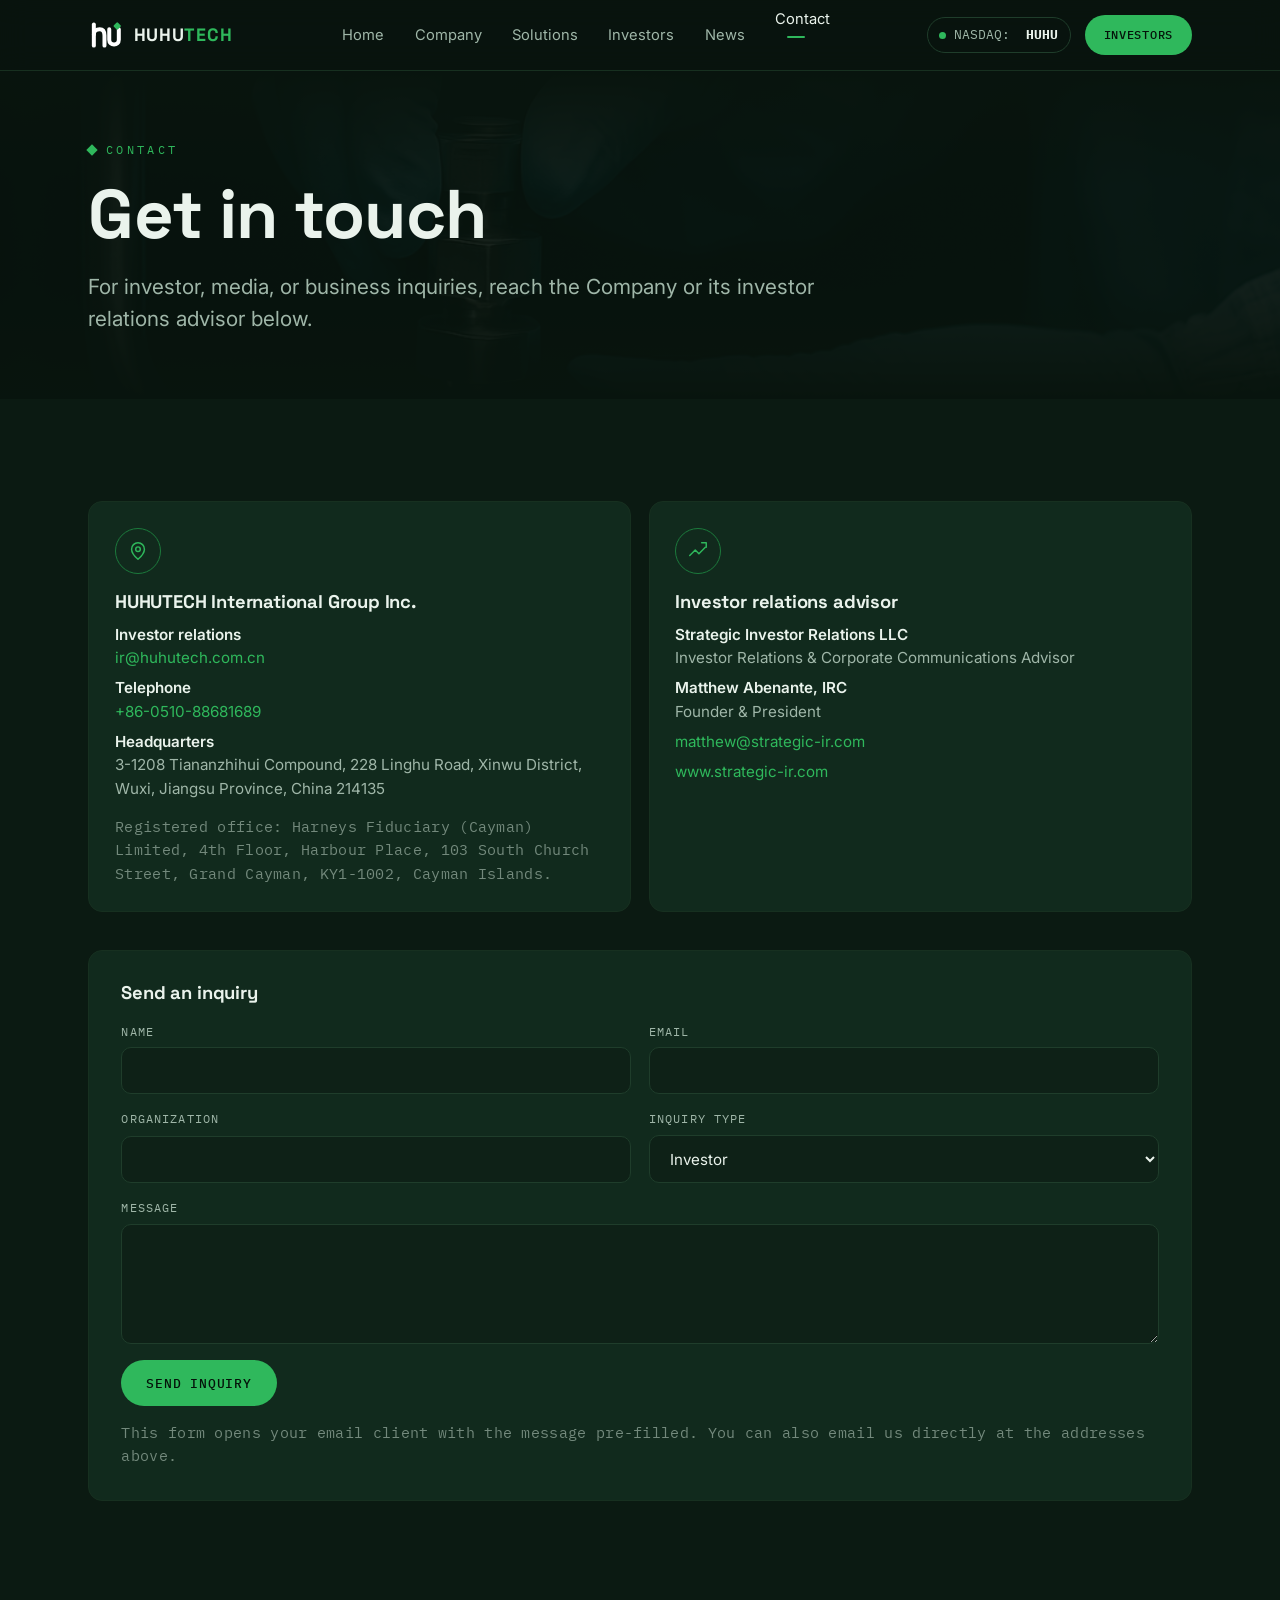
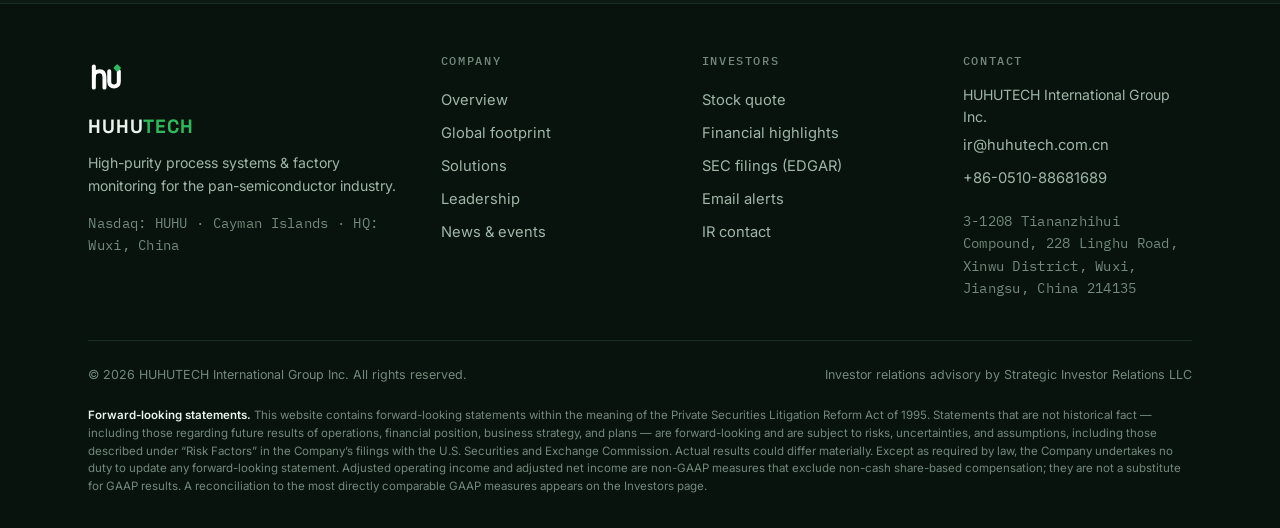
<file: contact.html>
<!DOCTYPE html>
<html lang="en">
<head>
<meta charset="utf-8">
<meta name="viewport" content="width=device-width, initial-scale=1">
<script>document.documentElement.className+=" js";</script>
<title>Contact &mdash; HUHUTECH International Group Inc.</title>
<meta name="description" content="Contact HUHUTECH International Group Inc. investor relations, or its IR advisor Strategic Investor Relations LLC.">
<meta property="og:title" content="Contact &mdash; HUHUTECH International Group Inc.">
<meta property="og:description" content="Contact HUHUTECH International Group Inc. investor relations, or its IR advisor Strategic Investor Relations LLC.">
<meta property="og:type" content="website">
<link rel="icon" href="assets/logomark.svg" type="image/svg+xml">
<link rel="preconnect" href="https://fonts.googleapis.com">
<link rel="preconnect" href="https://fonts.gstatic.com" crossorigin>
<link href="https://fonts.googleapis.com/css2?family=Space+Grotesk:wght@400;500;600;700&family=Inter:wght@400;500;600&family=IBM+Plex+Mono:wght@400;500&display=swap" rel="stylesheet">
<link rel="stylesheet" href="assets/styles.css">
</head>
<body>
<header class="site-head">
  <div class="wrap nav">
    <a class="brand" href="index.html" aria-label="HUHUTECH home"><svg width="34" height="34" viewBox="0 0 64 64" fill="none" xmlns="http://www.w3.org/2000/svg" aria-hidden="true"><g stroke="#fff" stroke-width="7.5" stroke-linecap="round" stroke-linejoin="round" fill="none"><path d="M11 12 L11 52"/><path d="M11 31 C11 24 16 21 22 21 C28 21 31 26 31 33 L31 52"/><path d="M40 21 L40 41 C40 47 44 50 49 50 C54 50 58 47 58 41 L58 21"/></g><rect x="49.5" y="9.5" width="11" height="11" rx="2.2" transform="rotate(45 55 15)" fill="#2FB85C"/></svg><span class="wm">HUHU<b>TECH</b></span></a>
    <nav aria-label="Primary"><ul class="nav-links"><li><a href="index.html">Home</a></li><li><a href="company.html">Company</a></li><li><a href="solutions.html">Solutions</a></li><li><a href="investors.html">Investors</a></li><li><a href="news.html">News</a></li><li><a href="contact.html" class="active">Contact</a></li></ul></nav>
    <div class="nav-right">
      <a class="tick" href="investors.html"><span class="dot" aria-hidden="true"></span>NASDAQ:&nbsp;<b>HUHU</b></a>
      <a class="btn btn--primary btn--sm" href="investors.html">Investors</a>
      <button class="nav-toggle" aria-label="Menu" aria-expanded="false"><span></span><span></span><span></span></button>
    </div>
  </div>
</header>
<main>

<section class="section section--tight section--ink section--photo">
  <div class="photo-bg" aria-hidden="true" style="background-image:url('assets/img/technician-detail.png')"></div>
  <div class="wrap">
    <span class="eyebrow">Contact</span>
    <h1 style="max-width:16ch;margin-bottom:1.2rem">Get in touch</h1>
    <p class="lede">For investor, media, or business inquiries, reach the Company or its investor relations advisor below.</p>
  </div>
</section>

<section class="section">
  <div class="wrap">
    <div class="grid grid-2" style="margin-bottom:2.4rem">
      <div class="card" data-reveal>
        <div class="ico"><svg viewBox="0 0 24 24" fill="none" stroke="currentColor" stroke-width="1.6" stroke-linecap="round" stroke-linejoin="round"><path d="M12 21s7-6 7-11a7 7 0 1 0-14 0c0 5 7 11 7 11z"/><circle cx="12" cy="10" r="2.5"/></svg></div>
        <h3 style="margin-bottom:.7rem">HUHUTECH International Group Inc.</h3>
        <p style="margin-bottom:.4rem"><strong>Investor relations</strong><br><a href="mailto:ir@huhutech.com.cn" style="color:var(--green)">ir@huhutech.com.cn</a></p>
        <p style="margin-bottom:.4rem"><strong>Telephone</strong><br><a href="tel:+861051088681689" style="color:var(--green)">+86-0510-88681689</a></p>
        <p><strong>Headquarters</strong><br>3-1208 Tiananzhihui Compound, 228 Linghu Road, Xinwu District, Wuxi, Jiangsu Province, China 214135</p>
        <p class="note">Registered office: Harneys Fiduciary (Cayman) Limited, 4th Floor, Harbour Place, 103 South Church Street, Grand Cayman, KY1-1002, Cayman Islands.</p>
      </div>
      <div class="card" data-reveal>
        <div class="ico"><svg viewBox="0 0 24 24" fill="none" stroke="currentColor" stroke-width="1.6" stroke-linecap="round" stroke-linejoin="round"><path d="M3 17l6-6 4 4 7-7"/><path d="M21 8V3h-5"/></svg></div>
        <h3 style="margin-bottom:.7rem">Investor relations advisor</h3>
        <p style="margin-bottom:.4rem"><strong>Strategic Investor Relations LLC</strong><br>Investor Relations &amp; Corporate Communications Advisor</p>
        <p style="margin-bottom:.4rem"><strong>Matthew Abenante, IRC</strong><br>Founder &amp; President</p>
        <p style="margin-bottom:.4rem"><a href="mailto:matthew@strategic-ir.com" style="color:var(--green)">matthew@strategic-ir.com</a></p>
        <p><a href="https://www.strategic-ir.com" target="_blank" rel="noopener" style="color:var(--green)">www.strategic-ir.com</a></p>
      </div>
    </div>

    <div class="card" data-reveal style="padding:2rem">
      <h3 style="margin-bottom:1.2rem">Send an inquiry</h3>
      <form data-mailto="ir@huhutech.com.cn" data-subject="Website inquiry">
        <div class="grid grid-2" style="gap:0 1.1rem">
          <div class="field"><label for="c-name">Name</label><input id="c-name" name="Name" required></div>
          <div class="field"><label for="c-email">Email</label><input id="c-email" name="Email" type="email" required></div>
        </div>
        <div class="grid grid-2" style="gap:0 1.1rem">
          <div class="field"><label for="c-org">Organization</label><input id="c-org" name="Organization"></div>
          <div class="field"><label for="c-type">Inquiry type</label>
            <select id="c-type" name="Inquiry type"><option>Investor</option><option>Media</option><option>Business / partnership</option><option>Other</option></select>
          </div>
        </div>
        <div class="field"><label for="c-msg">Message</label><textarea id="c-msg" name="Message" required></textarea></div>
        <button class="btn btn--primary" type="submit">Send inquiry</button>
        <p class="form-note note"></p>
      </form>
      <p class="note">This form opens your email client with the message pre-filled. You can also email us directly at the addresses above.</p>
    </div>
  </div>
</section>

</main>
<footer class="site-foot">
  <div class="wrap">
    <div class="foot-top">
      <div class="foot-col foot-brand">
        <a class="brand" href="index.html" aria-label="HUHUTECH home"><svg width="34" height="34" viewBox="0 0 64 64" fill="none" xmlns="http://www.w3.org/2000/svg" aria-hidden="true"><g stroke="#fff" stroke-width="7.5" stroke-linecap="round" stroke-linejoin="round" fill="none"><path d="M11 12 L11 52"/><path d="M11 31 C11 24 16 21 22 21 C28 21 31 26 31 33 L31 52"/><path d="M40 21 L40 41 C40 47 44 50 49 50 C54 50 58 47 58 41 L58 21"/></g><rect x="49.5" y="9.5" width="11" height="11" rx="2.2" transform="rotate(45 55 15)" fill="#2FB85C"/></svg></a>
        <div class="wm">HUHU<b>TECH</b></div>
        <p>High-purity process systems &amp; factory monitoring for the pan-semiconductor industry.</p>
        <p class="note">Nasdaq: HUHU &middot; Cayman Islands &middot; HQ: Wuxi, China</p>
      </div>
      <div class="foot-col">
        <h4>Company</h4>
        <a href="company.html">Overview</a>
        <a href="company.html#footprint">Global footprint</a>
        <a href="solutions.html">Solutions</a>
        <a href="company.html#leadership">Leadership</a>
        <a href="news.html">News &amp; events</a>
      </div>
      <div class="foot-col">
        <h4>Investors</h4>
        <a href="investors.html#quote">Stock quote</a>
        <a href="investors.html#financials">Financial highlights</a>
        <a href="https://www.sec.gov/cgi-bin/browse-edgar?action=getcompany&amp;company=huhutech&amp;type=20-F&amp;dateb=&amp;owner=include&amp;count=40" target="_blank" rel="noopener">SEC filings (EDGAR)</a>
        <a href="investors.html#alerts">Email alerts</a>
        <a href="contact.html">IR contact</a>
      </div>
      <div class="foot-col">
        <h4>Contact</h4>
        <p>HUHUTECH International Group Inc.</p>
        <a href="mailto:ir@huhutech.com.cn">ir@huhutech.com.cn</a>
        <a href="tel:+861051088681689">+86-0510-88681689</a>
        <p class="note">3-1208 Tiananzhihui Compound, 228 Linghu Road, Xinwu District, Wuxi, Jiangsu, China 214135</p>
      </div>
    </div>
    <div class="foot-bottom">
      <p>&copy; <span id="yr">2026</span> HUHUTECH International Group Inc. All rights reserved.</p>
      <p>Investor relations advisory by Strategic Investor Relations LLC</p>
    </div>
    <p class="foot-disc"><strong>Forward-looking statements.</strong> This website contains forward-looking statements within the meaning of the Private Securities Litigation Reform Act of 1995. Statements that are not historical fact — including those regarding future results of operations, financial position, business strategy, and plans — are forward-looking and are subject to risks, uncertainties, and assumptions, including those described under “Risk Factors” in the Company’s filings with the U.S. Securities and Exchange Commission. Actual results could differ materially. Except as required by law, the Company undertakes no duty to update any forward-looking statement. Adjusted operating income and adjusted net income are non-GAAP measures that exclude non-cash share-based compensation; they are not a substitute for GAAP results. A reconciliation to the most directly comparable GAAP measures appears on the Investors page.</p>
  </div>
</footer>
<script src="assets/main.js"></script>

</body>
</html>
</file>
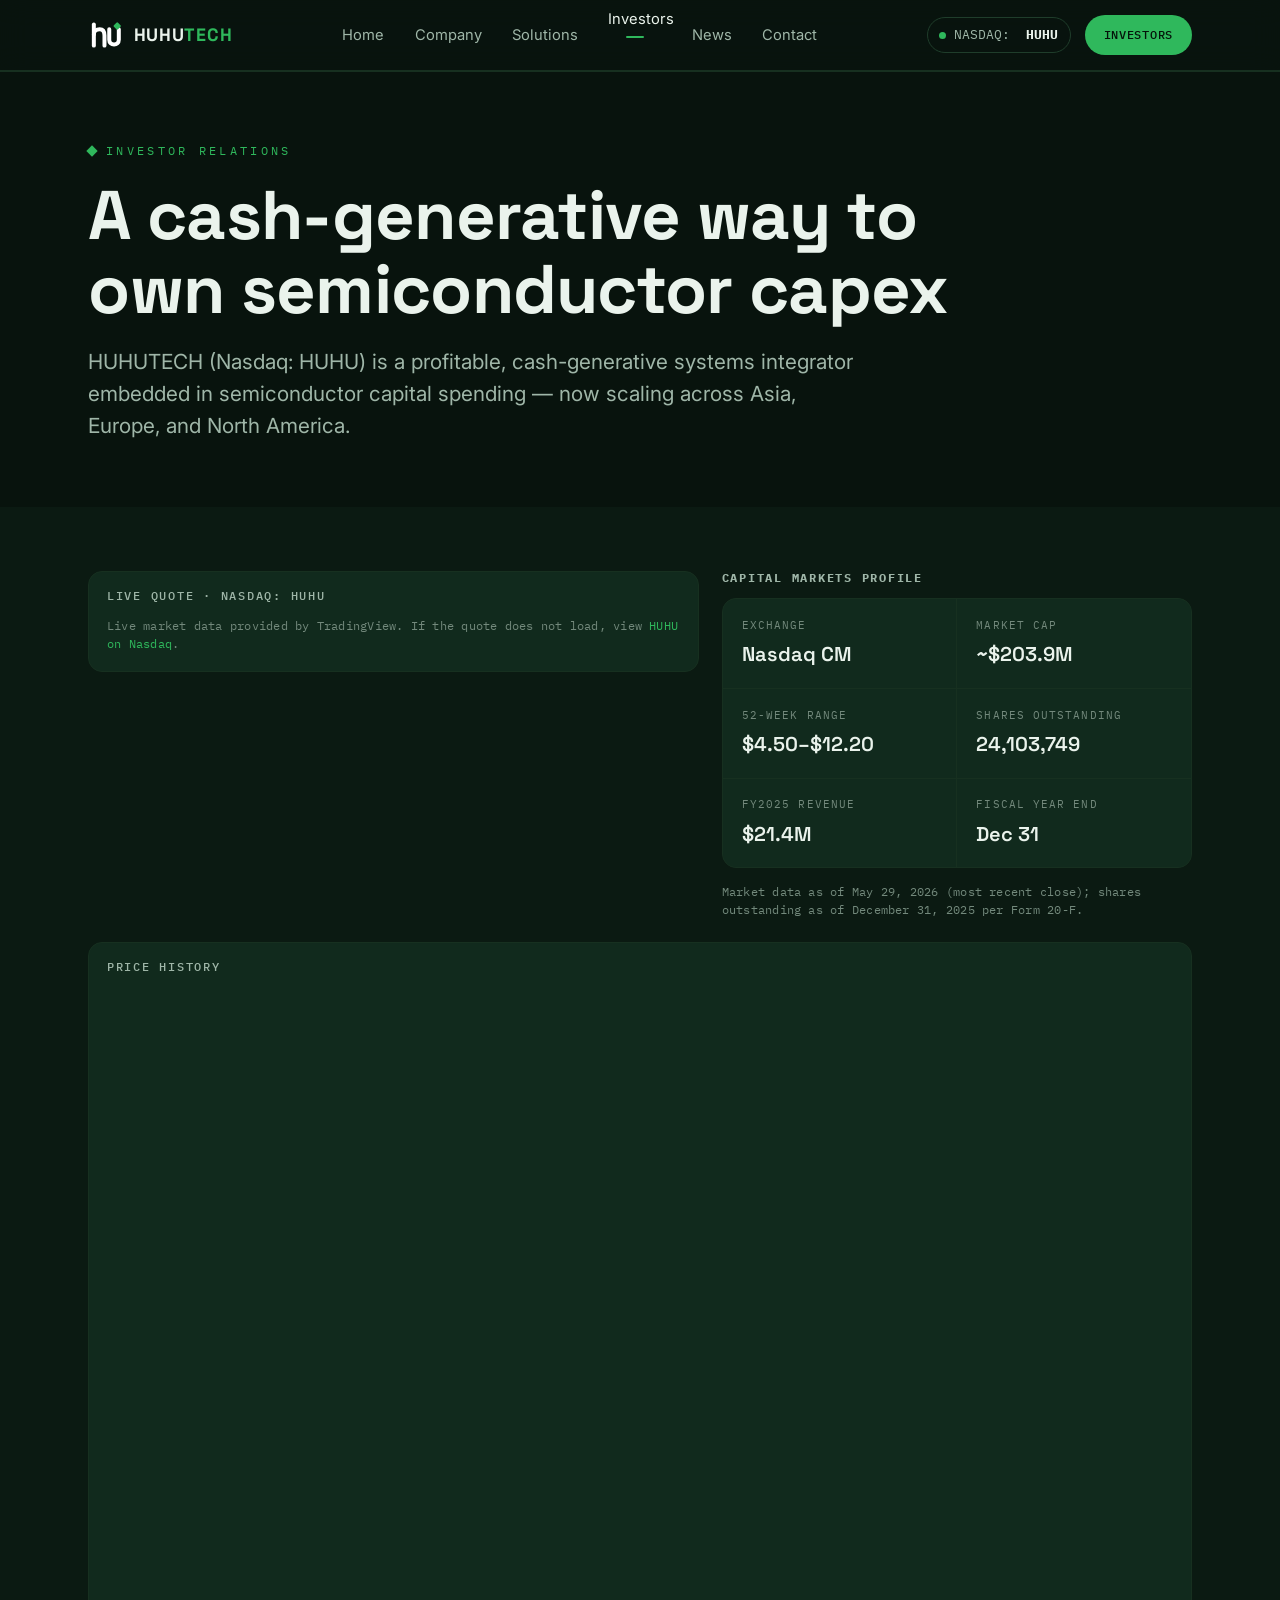
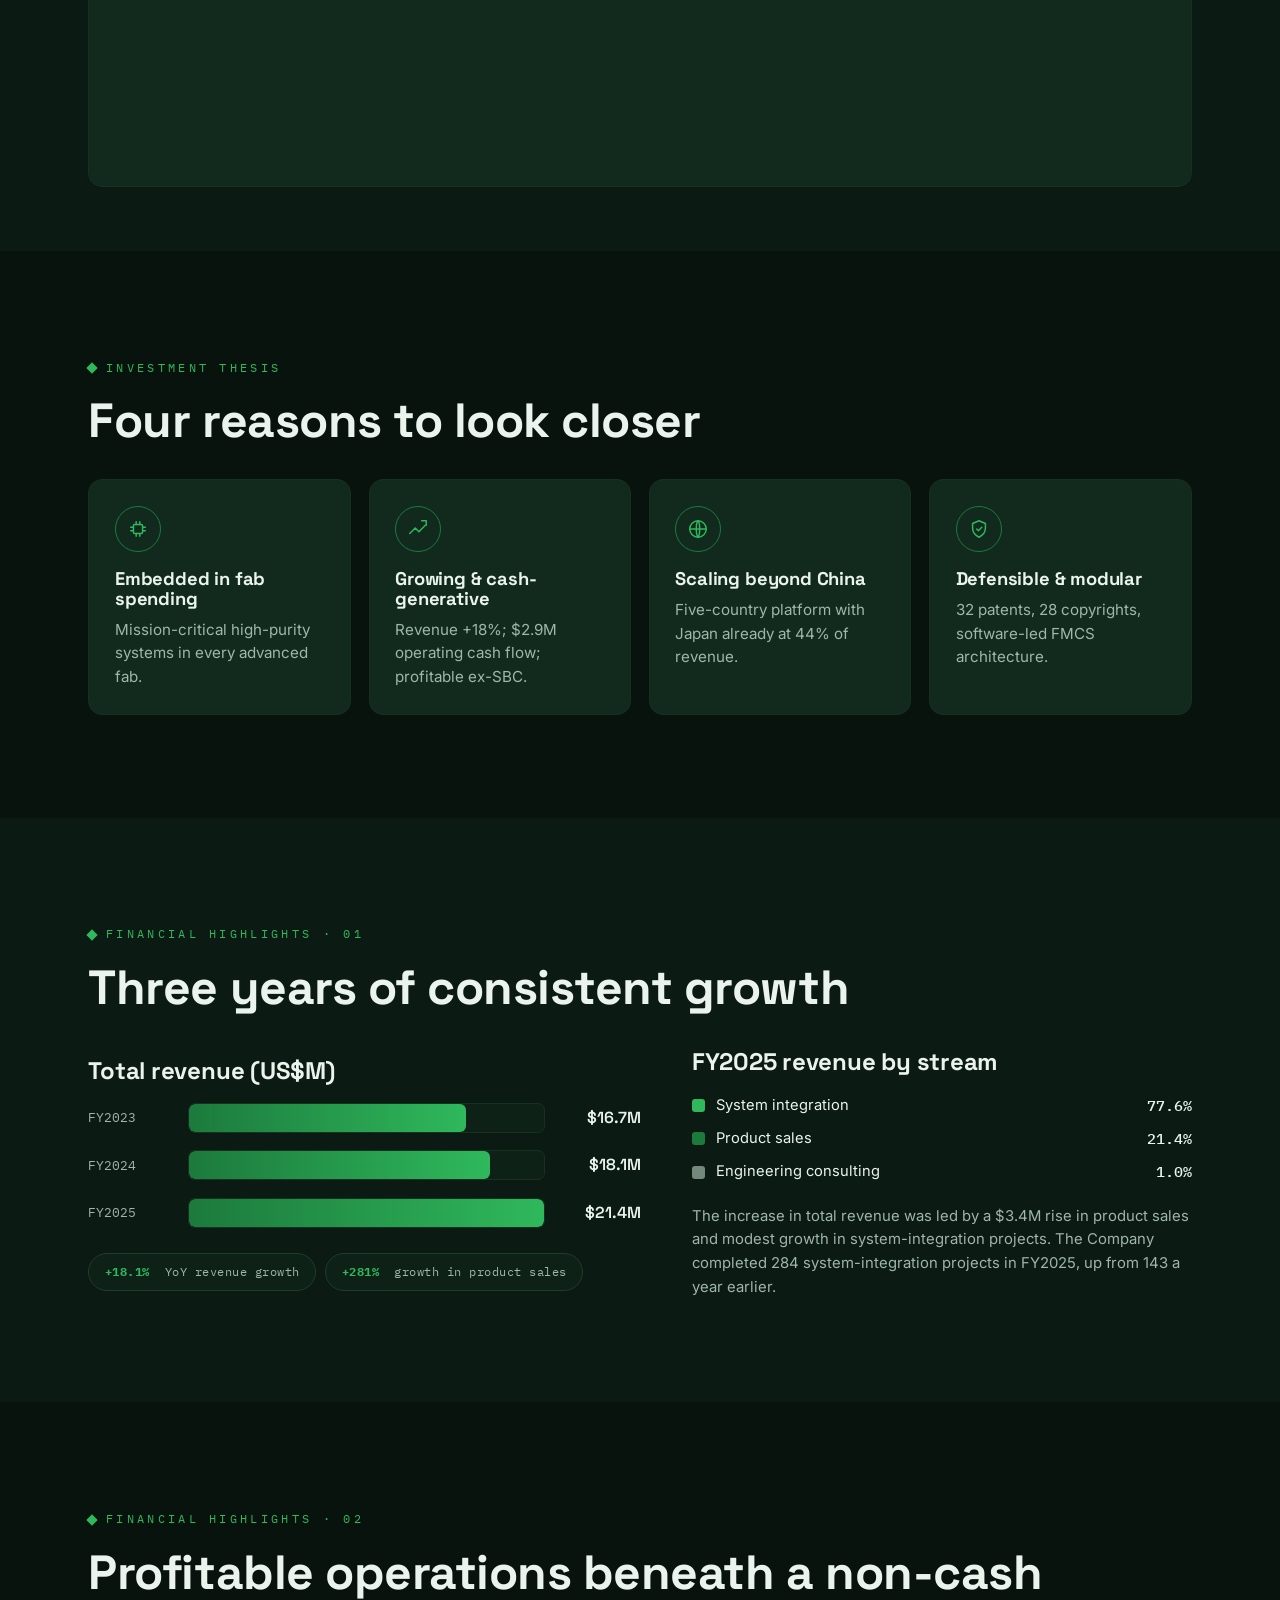
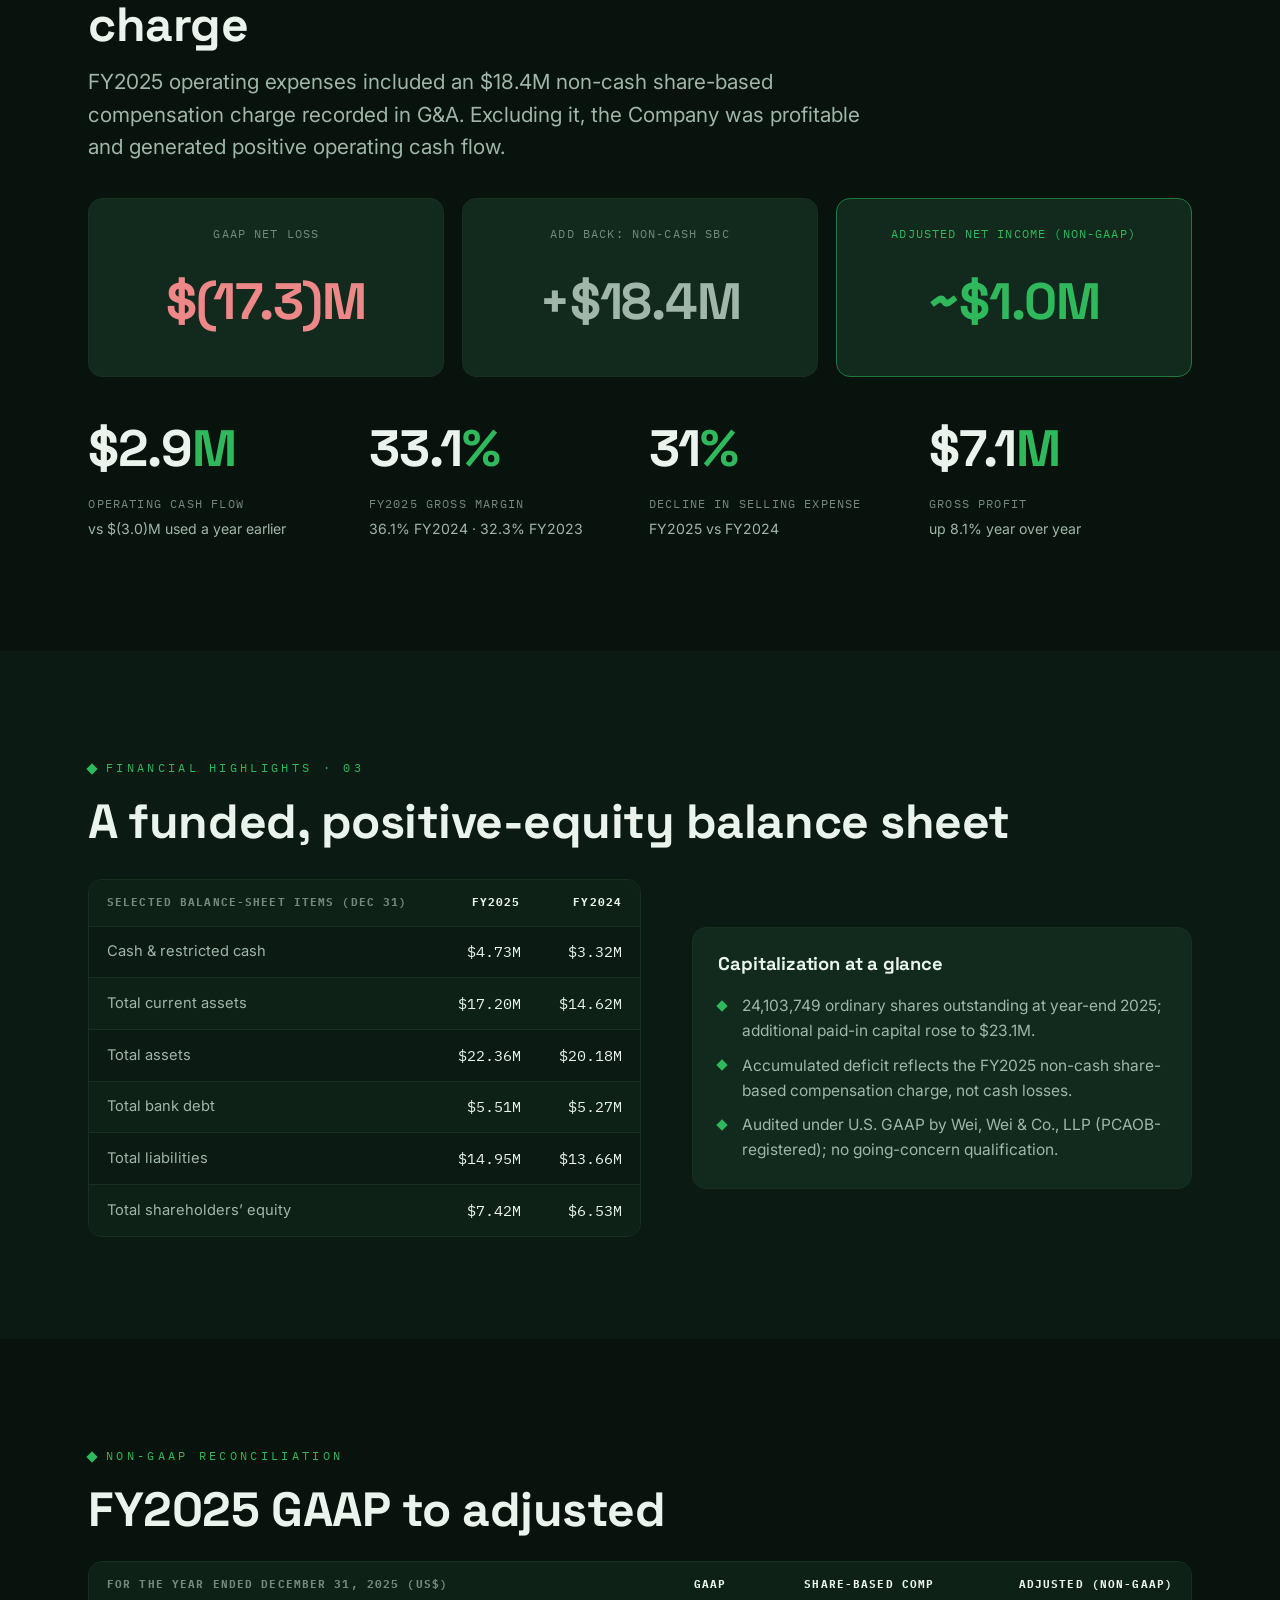
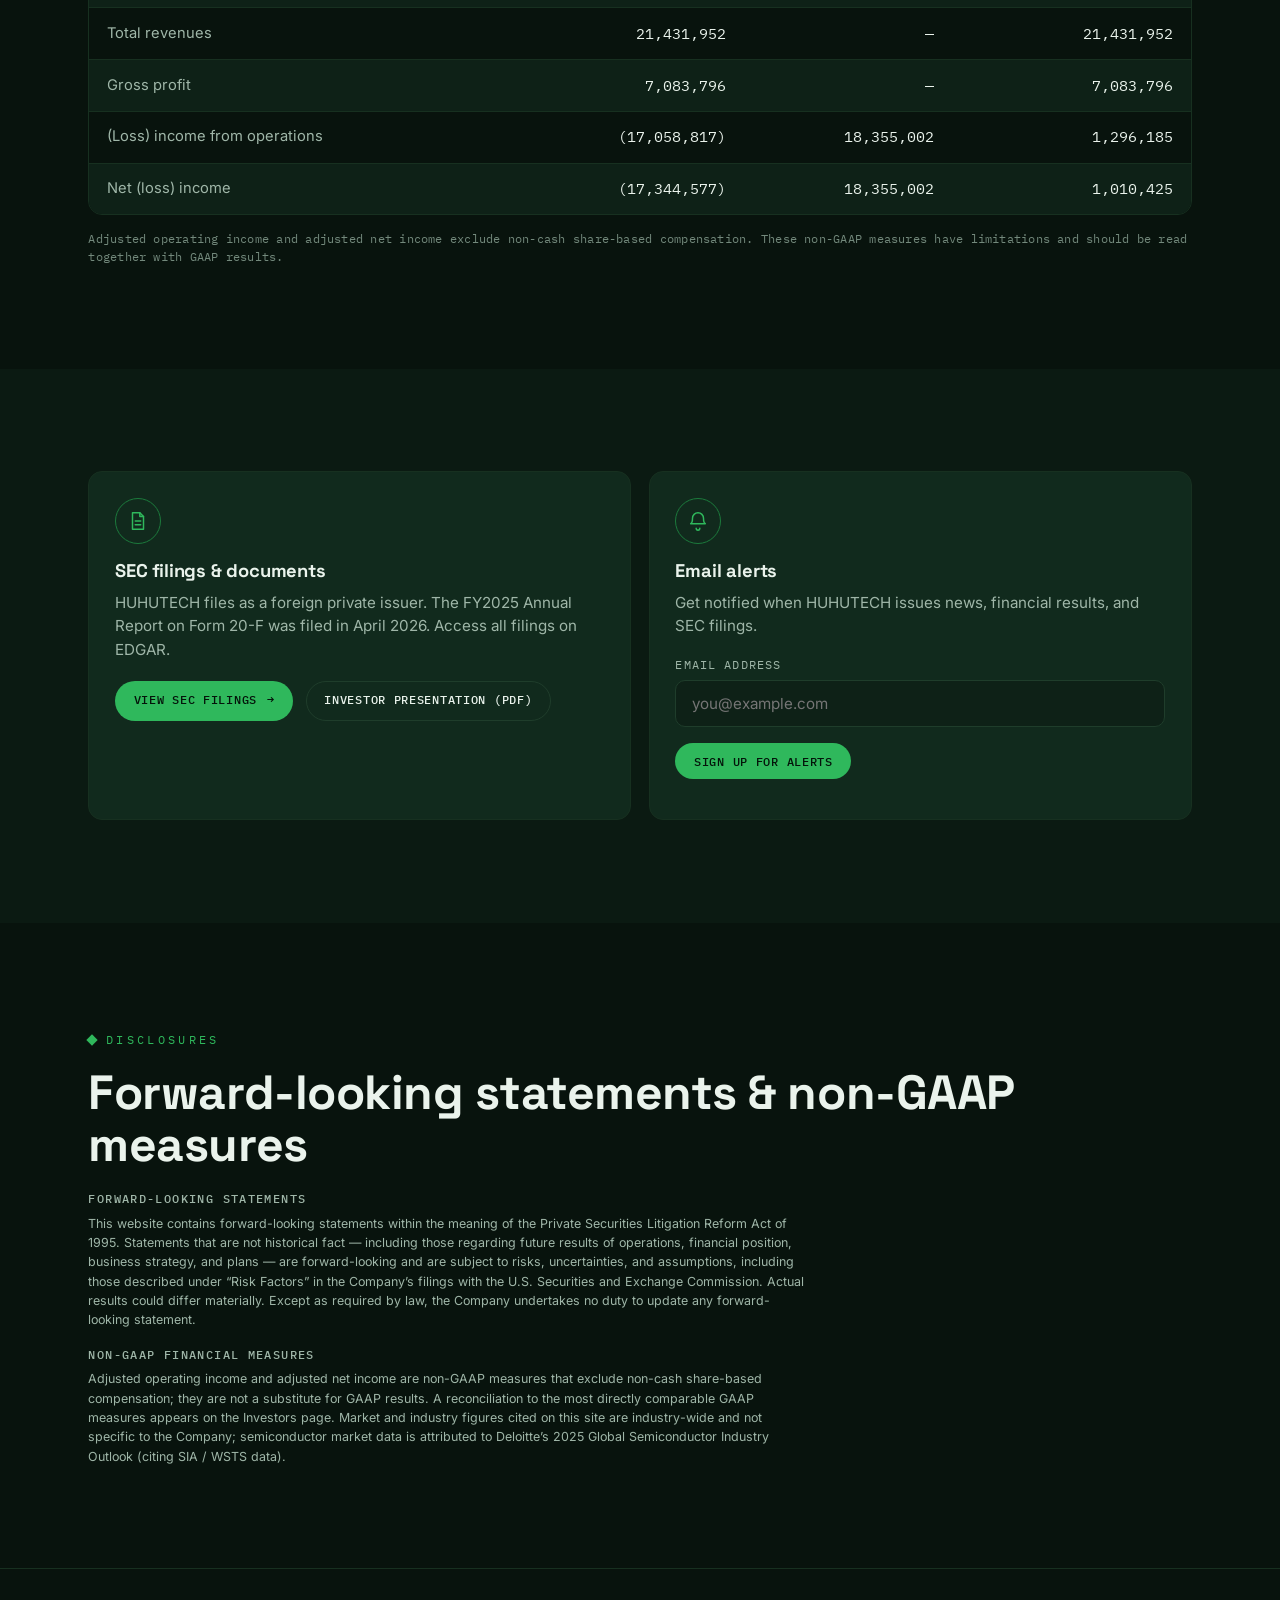
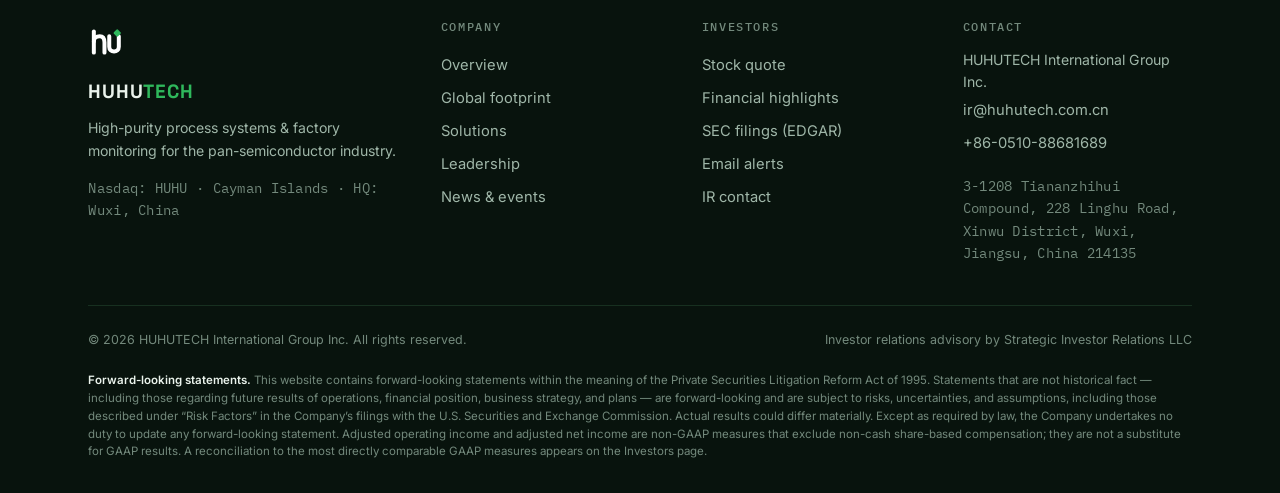
<file: investors.html>
<!DOCTYPE html>
<html lang="en">
<head>
<meta charset="utf-8">
<meta name="viewport" content="width=device-width, initial-scale=1">
<script>document.documentElement.className+=" js";</script>
<title>Investor Relations &mdash; HUHUTECH (Nasdaq: HUHU)</title>
<meta name="description" content="HUHUTECH investor relations: live HUHU stock quote, FY2025 financial highlights, non-GAAP reconciliation, balance sheet, SEC filings, and the latest investor presentation.">
<meta property="og:title" content="Investor Relations &mdash; HUHUTECH (Nasdaq: HUHU)">
<meta property="og:description" content="HUHUTECH investor relations: live HUHU stock quote, FY2025 financial highlights, non-GAAP reconciliation, balance sheet, SEC filings, and the latest investor presentation.">
<meta property="og:type" content="website">
<link rel="icon" href="assets/logomark.svg" type="image/svg+xml">
<link rel="preconnect" href="https://fonts.googleapis.com">
<link rel="preconnect" href="https://fonts.gstatic.com" crossorigin>
<link href="https://fonts.googleapis.com/css2?family=Space+Grotesk:wght@400;500;600;700&family=Inter:wght@400;500;600&family=IBM+Plex+Mono:wght@400;500&display=swap" rel="stylesheet">
<link rel="stylesheet" href="assets/styles.css">
</head>
<body>
<header class="site-head">
  <div class="wrap nav">
    <a class="brand" href="index.html" aria-label="HUHUTECH home"><svg width="34" height="34" viewBox="0 0 64 64" fill="none" xmlns="http://www.w3.org/2000/svg" aria-hidden="true"><g stroke="#fff" stroke-width="7.5" stroke-linecap="round" stroke-linejoin="round" fill="none"><path d="M11 12 L11 52"/><path d="M11 31 C11 24 16 21 22 21 C28 21 31 26 31 33 L31 52"/><path d="M40 21 L40 41 C40 47 44 50 49 50 C54 50 58 47 58 41 L58 21"/></g><rect x="49.5" y="9.5" width="11" height="11" rx="2.2" transform="rotate(45 55 15)" fill="#2FB85C"/></svg><span class="wm">HUHU<b>TECH</b></span></a>
    <nav aria-label="Primary"><ul class="nav-links"><li><a href="index.html">Home</a></li><li><a href="company.html">Company</a></li><li><a href="solutions.html">Solutions</a></li><li><a href="investors.html" class="active">Investors</a></li><li><a href="news.html">News</a></li><li><a href="contact.html">Contact</a></li></ul></nav>
    <div class="nav-right">
      <a class="tick" href="investors.html"><span class="dot" aria-hidden="true"></span>NASDAQ:&nbsp;<b>HUHU</b></a>
      <a class="btn btn--primary btn--sm" href="investors.html">Investors</a>
      <button class="nav-toggle" aria-label="Menu" aria-expanded="false"><span></span><span></span><span></span></button>
    </div>
  </div>
</header>
<main>

<section class="section--tight section--ink" style="padding-top:0;padding-bottom:0;border-bottom:1px solid var(--line-soft)">
  <div style="max-width:100%;overflow:hidden"><div class="tradingview-widget-container">
  <div class="tradingview-widget-container__widget"></div>
  <script type="text/javascript" src="https://s3.tradingview.com/external-embedding/embed-widget-ticker-tape.js" async>
  {"symbols":[{"proName":"NASDAQ:HUHU","title":"HUHUTECH"},{"proName":"NASDAQ:SOXX","title":"Semis ETF"},{"proName":"NASDAQ:SMH","title":"VanEck Semis"},{"proName":"NYSE:TSM","title":"TSMC"},{"proName":"NASDAQ:ASML","title":"ASML"}],"showSymbolLogo":true,"isTransparent":true,"displayMode":"adaptive","colorTheme":"dark","locale":"en"}
  </script>
</div></div>
</section>

<section class="section section--tight section--ink">
  <div class="wrap">
    <span class="eyebrow">Investor relations</span>
    <h1 style="max-width:20ch;margin-bottom:1.2rem">A cash-generative way to own semiconductor capex</h1>
    <p class="lede">HUHUTECH (Nasdaq: HUHU) is a profitable, cash-generative systems integrator embedded in semiconductor capital spending &mdash; now scaling across Asia, Europe, and North America.</p>
  </div>
</section>

<section class="section section--tight" id="quote">
  <div class="wrap">
    <div class="quote-grid">
      <div class="widget-card" data-reveal>
        <h3>Live quote &middot; Nasdaq: HUHU</h3>
        <div class="tradingview-widget-container">
  <div class="tradingview-widget-container__widget"></div>
  <script type="text/javascript" src="https://s3.tradingview.com/external-embedding/embed-widget-symbol-info.js" async>
  {"symbol":"NASDAQ:HUHU","width":"100%","locale":"en","colorTheme":"dark","isTransparent":true}
  </script>
</div>
        <p class="note">Live market data provided by TradingView. If the quote does not load, view <a href="https://www.nasdaq.com/market-activity/stocks/huhu" target="_blank" rel="noopener" style="color:var(--green)">HUHU on Nasdaq</a>.</p>
      </div>
      <div data-reveal>
        <h3 style="font-family:var(--mono);font-size:.78rem;letter-spacing:.14em;text-transform:uppercase;color:var(--mist);margin-bottom:.9rem">Capital markets profile</h3>
        <div class="profile-grid">
          <div class="pc"><div class="k">Exchange</div><div class="v">Nasdaq CM</div></div>
          <div class="pc"><div class="k">Market cap</div><div class="v">~$203.9M</div></div>
          <div class="pc"><div class="k">52-week range</div><div class="v">$4.50&ndash;$12.20</div></div>
          <div class="pc"><div class="k">Shares outstanding</div><div class="v">24,103,749</div></div>
          <div class="pc"><div class="k">FY2025 revenue</div><div class="v">$21.4M</div></div>
          <div class="pc"><div class="k">Fiscal year end</div><div class="v">Dec 31</div></div>
        </div>
        <p class="note">Market data as of May 29, 2026 (most recent close); shares outstanding as of December 31, 2025 per Form 20-F.</p>
      </div>
    </div>
    <div class="widget-card" data-reveal style="margin-top:1.4rem">
      <h3>Price history</h3>
      <div class="tradingview-widget-container" style="height:780px;width:100%">
  <div class="tradingview-widget-container__widget" style="height:100%;width:100%"></div>
  <script type="text/javascript" src="https://s3.tradingview.com/external-embedding/embed-widget-advanced-chart.js" async>
  {"autosize":false,"width":"100%","height":780,"symbol":"NASDAQ:HUHU","interval":"D","timezone":"Etc/UTC","theme":"dark","style":"3","locale":"en","hide_side_toolbar":true,"allow_symbol_change":false,"save_image":false,"backgroundColor":"rgba(14,33,23,1)","gridColor":"rgba(31,61,43,0.55)"}
  </script>
</div>
    </div>
  </div>
</section>

<section class="section section--ink">
  <div class="wrap">
    <span class="eyebrow">Investment thesis</span>
    <h2 style="margin-bottom:2rem">Four reasons to look closer</h2>
    <div class="grid grid-4">
      <div class="card" data-reveal><div class="ico"><svg viewBox="0 0 24 24" fill="none" stroke="currentColor" stroke-width="1.6" stroke-linecap="round" stroke-linejoin="round"><rect x="7" y="7" width="10" height="10" rx="1.5"/><path d="M10 7V4M14 7V4M10 20v-3M14 20v-3M7 10H4M7 14H4M20 10h-3M20 14h-3"/></svg></div><h3>Embedded in fab spending</h3><p>Mission-critical high-purity systems in every advanced fab.</p></div>
      <div class="card" data-reveal><div class="ico"><svg viewBox="0 0 24 24" fill="none" stroke="currentColor" stroke-width="1.6" stroke-linecap="round" stroke-linejoin="round"><path d="M3 17l6-6 4 4 7-7"/><path d="M21 8V3h-5"/></svg></div><h3>Growing &amp; cash-generative</h3><p>Revenue +18%; $2.9M operating cash flow; profitable ex-SBC.</p></div>
      <div class="card" data-reveal><div class="ico"><svg viewBox="0 0 24 24" fill="none" stroke="currentColor" stroke-width="1.6" stroke-linecap="round" stroke-linejoin="round"><circle cx="12" cy="12" r="9"/><path d="M3 12h18M12 3c2.5 2.5 2.5 15 0 18M12 3c-2.5 2.5-2.5 15 0 18"/></svg></div><h3>Scaling beyond China</h3><p>Five-country platform with Japan already at 44% of revenue.</p></div>
      <div class="card" data-reveal><div class="ico"><svg viewBox="0 0 24 24" fill="none" stroke="currentColor" stroke-width="1.6" stroke-linecap="round" stroke-linejoin="round"><path d="M12 3l7 3v5c0 4.5-3 8-7 10-4-2-7-5.5-7-10V6z"/><path d="M9.5 12l1.8 1.8L15 10"/></svg></div><h3>Defensible &amp; modular</h3><p>32 patents, 28 copyrights, software-led FMCS architecture.</p></div>
    </div>
  </div>
</section>

<section class="section" id="financials">
  <div class="wrap">
    <span class="eyebrow">Financial highlights &middot; 01</span>
    <h2 style="margin-bottom:2.2rem">Three years of consistent growth</h2>
    <div class="feat">
      <div data-reveal>
        <h3 style="margin-bottom:1.2rem">Total revenue (US$M)</h3>
        <div class="bars">
          <div class="bar-row"><span class="yr">FY2023</span><div class="bar-track"><div class="bar-fill" data-w="78"></div></div><span class="val">$16.7M</span></div>
          <div class="bar-row"><span class="yr">FY2024</span><div class="bar-track"><div class="bar-fill" data-w="85"></div></div><span class="val">$18.1M</span></div>
          <div class="bar-row"><span class="yr">FY2025</span><div class="bar-track"><div class="bar-fill" data-w="100"></div></div><span class="val">$21.4M</span></div>
        </div>
        <div class="pills" style="margin-top:1.6rem">
          <span class="pill"><b>+18.1%</b> &nbsp;YoY revenue growth</span>
          <span class="pill"><b>+281%</b> &nbsp;growth in product sales</span>
        </div>
      </div>
      <div data-reveal>
        <h3 style="margin-bottom:1.2rem">FY2025 revenue by stream</h3>
        <div class="legend">
          <div class="li"><span class="sw" style="background:var(--green)"></span>System integration<span class="pc">77.6%</span></div>
          <div class="li"><span class="sw" style="background:var(--green-deep)"></span>Product sales<span class="pc">21.4%</span></div>
          <div class="li"><span class="sw" style="background:var(--mist-dim)"></span>Engineering consulting<span class="pc">1.0%</span></div>
        </div>
        <p style="margin-top:1.3rem;font-size:.93rem">The increase in total revenue was led by a $3.4M rise in product sales and modest growth in system-integration projects. The Company completed 284 system-integration projects in FY2025, up from 143 a year earlier.</p>
      </div>
    </div>
  </div>
</section>

<section class="section section--ink">
  <div class="wrap">
    <span class="eyebrow">Financial highlights &middot; 02</span>
    <h2 style="margin-bottom:1rem">Profitable operations beneath a non-cash charge</h2>
    <p class="lede" style="margin-bottom:2.2rem">FY2025 operating expenses included an $18.4M non-cash share-based compensation charge recorded in G&amp;A. Excluding it, the Company was profitable and generated positive operating cash flow.</p>
    <div class="grid grid-3" style="margin-bottom:1.4rem">
      <div class="card" data-reveal style="text-align:center"><div class="cap" style="font-family:var(--mono);font-size:.72rem;letter-spacing:.1em;text-transform:uppercase;color:var(--mist-dim);margin-bottom:.6rem">GAAP net loss</div><div class="stat"><div class="big" style="color:#e88">$(17.3)M</div></div></div>
      <div class="card" data-reveal style="text-align:center"><div class="cap" style="font-family:var(--mono);font-size:.72rem;letter-spacing:.1em;text-transform:uppercase;color:var(--mist-dim);margin-bottom:.6rem">Add back: non-cash SBC</div><div class="stat"><div class="big" style="color:var(--mist)">+$18.4M</div></div></div>
      <div class="card" data-reveal style="text-align:center;border-color:var(--green-deep)"><div class="cap" style="font-family:var(--mono);font-size:.72rem;letter-spacing:.1em;text-transform:uppercase;color:var(--green);margin-bottom:.6rem">Adjusted net income (non-GAAP)</div><div class="stat"><div class="big"><span class="u">~$1.0M</span></div></div></div>
    </div>
    <div class="stats-row">
      <div class="stat" data-reveal><div class="big">$2.9<span class="u">M</span></div><div class="cap">Operating cash flow</div><div class="sub">vs $(3.0)M used a year earlier</div></div>
      <div class="stat" data-reveal><div class="big">33.1<span class="u">%</span></div><div class="cap">FY2025 gross margin</div><div class="sub">36.1% FY2024 &middot; 32.3% FY2023</div></div>
      <div class="stat" data-reveal><div class="big">31<span class="u">%</span></div><div class="cap">Decline in selling expense</div><div class="sub">FY2025 vs FY2024</div></div>
      <div class="stat" data-reveal><div class="big">$7.1<span class="u">M</span></div><div class="cap">Gross profit</div><div class="sub">up 8.1% year over year</div></div>
    </div>
  </div>
</section>

<section class="section">
  <div class="wrap">
    <span class="eyebrow">Financial highlights &middot; 03</span>
    <h2 style="margin-bottom:2rem">A funded, positive-equity balance sheet</h2>
    <div class="feat">
      <div data-reveal>
        <div class="tbl-wrap">
          <table>
            <thead><tr><th>Selected balance-sheet items (Dec 31)</th><th class="num">FY2025</th><th class="num">FY2024</th></tr></thead>
            <tbody>
              <tr><td>Cash &amp; restricted cash</td><td class="num">$4.73M</td><td class="num">$3.32M</td></tr>
              <tr><td>Total current assets</td><td class="num">$17.20M</td><td class="num">$14.62M</td></tr>
              <tr><td>Total assets</td><td class="num">$22.36M</td><td class="num">$20.18M</td></tr>
              <tr><td>Total bank debt</td><td class="num">$5.51M</td><td class="num">$5.27M</td></tr>
              <tr><td>Total liabilities</td><td class="num">$14.95M</td><td class="num">$13.66M</td></tr>
              <tr><td>Total shareholders’ equity</td><td class="num">$7.42M</td><td class="num">$6.53M</td></tr>
            </tbody>
          </table>
        </div>
      </div>
      <div data-reveal>
        <div class="card">
          <h3 style="margin-bottom:.7rem">Capitalization at a glance</h3>
          <ul class="feat" style="display:block">
            <li style="margin-bottom:.6rem">24,103,749 ordinary shares outstanding at year-end 2025; additional paid-in capital rose to $23.1M.</li>
            <li style="margin-bottom:.6rem">Accumulated deficit reflects the FY2025 non-cash share-based compensation charge, not cash losses.</li>
            <li>Audited under U.S. GAAP by Wei, Wei &amp; Co., LLP (PCAOB-registered); no going-concern qualification.</li>
          </ul>
        </div>
      </div>
    </div>
  </div>
</section>

<section class="section section--ink">
  <div class="wrap">
    <span class="eyebrow">Non-GAAP reconciliation</span>
    <h2 style="margin-bottom:1.6rem">FY2025 GAAP to adjusted</h2>
    <div class="tbl-wrap" data-reveal>
      <table>
        <thead><tr><th>For the year ended December 31, 2025 (US$)</th><th class="num">GAAP</th><th class="num">Share-based comp</th><th class="num">Adjusted (non-GAAP)</th></tr></thead>
        <tbody>
          <tr><td>Total revenues</td><td class="num">21,431,952</td><td class="num">&mdash;</td><td class="num">21,431,952</td></tr>
          <tr><td>Gross profit</td><td class="num">7,083,796</td><td class="num">&mdash;</td><td class="num">7,083,796</td></tr>
          <tr><td>(Loss) income from operations</td><td class="num">(17,058,817)</td><td class="num">18,355,002</td><td class="num">1,296,185</td></tr>
          <tr><td>Net (loss) income</td><td class="num">(17,344,577)</td><td class="num">18,355,002</td><td class="num">1,010,425</td></tr>
        </tbody>
      </table>
    </div>
    <p class="note">Adjusted operating income and adjusted net income exclude non-cash share-based compensation. These non-GAAP measures have limitations and should be read together with GAAP results.</p>
  </div>
</section>

<section class="section">
  <div class="wrap">
    <div class="grid grid-2">
      <div class="card" data-reveal>
        <div class="ico"><svg viewBox="0 0 24 24" fill="none" stroke="currentColor" stroke-width="1.6" stroke-linecap="round" stroke-linejoin="round"><path d="M6 3h8l4 4v14H6z"/><path d="M14 3v4h4M9 12h6M9 16h6"/></svg></div>
        <h3 style="margin-bottom:.6rem">SEC filings &amp; documents</h3>
        <p style="margin-bottom:1.2rem">HUHUTECH files as a foreign private issuer. The FY2025 Annual Report on Form 20-F was filed in April 2026. Access all filings on EDGAR.</p>
        <div class="hero-cta" style="margin-bottom:0">
          <a class="btn btn--primary btn--sm" href="https://www.sec.gov/cgi-bin/browse-edgar?action=getcompany&amp;company=huhutech&amp;type=&amp;dateb=&amp;owner=include&amp;count=40" target="_blank" rel="noopener">View SEC filings <span class="arrow">&rarr;</span></a>
          <a class="btn btn--ghost btn--sm" href="assets/HUHUTECH_Investor_Presentation_June_2026.pdf" target="_blank" rel="noopener">Investor presentation (PDF)</a>
        </div>
      </div>
      <div class="card" data-reveal id="alerts">
        <div class="ico"><svg viewBox="0 0 24 24" fill="none" stroke="currentColor" stroke-width="1.6" stroke-linecap="round" stroke-linejoin="round"><path d="M6 9a6 6 0 0 1 12 0c0 5 2 6 2 6H4s2-1 2-6z"/><path d="M10 20a2 2 0 0 0 4 0"/></svg></div>
        <h3 style="margin-bottom:.6rem">Email alerts</h3>
        <p style="margin-bottom:1.1rem">Get notified when HUHUTECH issues news, financial results, and SEC filings.</p>
        <form data-mailto="ir@huhutech.com.cn" data-subject="HUHUTECH email alerts sign-up">
          <div class="field"><label for="al-email">Email address</label><input id="al-email" name="Email" type="email" required placeholder="you@example.com"></div>
          <button class="btn btn--primary btn--sm" type="submit">Sign up for alerts</button>
          <p class="form-note note"></p>
        </form>
      </div>
    </div>
  </div>
</section>

<section class="section section--ink">
  <div class="wrap">
    <span class="eyebrow">Disclosures</span>
    <h2 style="margin-bottom:1.4rem">Forward-looking statements &amp; non-GAAP measures</h2>
    <div class="fineprint">
      <h4>Forward-looking statements</h4>
      <p style="margin-bottom:1.2rem">This website contains forward-looking statements within the meaning of the Private Securities Litigation Reform Act of 1995. Statements that are not historical fact — including those regarding future results of operations, financial position, business strategy, and plans — are forward-looking and are subject to risks, uncertainties, and assumptions, including those described under “Risk Factors” in the Company’s filings with the U.S. Securities and Exchange Commission. Actual results could differ materially. Except as required by law, the Company undertakes no duty to update any forward-looking statement.</p>
      <h4>Non-GAAP financial measures</h4>
      <p>Adjusted operating income and adjusted net income are non-GAAP measures that exclude non-cash share-based compensation; they are not a substitute for GAAP results. A reconciliation to the most directly comparable GAAP measures appears on the Investors page. Market and industry figures cited on this site are industry-wide and not specific to the Company; semiconductor market data is attributed to Deloitte’s 2025 Global Semiconductor Industry Outlook (citing SIA / WSTS data).</p>
    </div>
  </div>
</section>

</main>
<footer class="site-foot">
  <div class="wrap">
    <div class="foot-top">
      <div class="foot-col foot-brand">
        <a class="brand" href="index.html" aria-label="HUHUTECH home"><svg width="34" height="34" viewBox="0 0 64 64" fill="none" xmlns="http://www.w3.org/2000/svg" aria-hidden="true"><g stroke="#fff" stroke-width="7.5" stroke-linecap="round" stroke-linejoin="round" fill="none"><path d="M11 12 L11 52"/><path d="M11 31 C11 24 16 21 22 21 C28 21 31 26 31 33 L31 52"/><path d="M40 21 L40 41 C40 47 44 50 49 50 C54 50 58 47 58 41 L58 21"/></g><rect x="49.5" y="9.5" width="11" height="11" rx="2.2" transform="rotate(45 55 15)" fill="#2FB85C"/></svg></a>
        <div class="wm">HUHU<b>TECH</b></div>
        <p>High-purity process systems &amp; factory monitoring for the pan-semiconductor industry.</p>
        <p class="note">Nasdaq: HUHU &middot; Cayman Islands &middot; HQ: Wuxi, China</p>
      </div>
      <div class="foot-col">
        <h4>Company</h4>
        <a href="company.html">Overview</a>
        <a href="company.html#footprint">Global footprint</a>
        <a href="solutions.html">Solutions</a>
        <a href="company.html#leadership">Leadership</a>
        <a href="news.html">News &amp; events</a>
      </div>
      <div class="foot-col">
        <h4>Investors</h4>
        <a href="investors.html#quote">Stock quote</a>
        <a href="investors.html#financials">Financial highlights</a>
        <a href="https://www.sec.gov/cgi-bin/browse-edgar?action=getcompany&amp;company=huhutech&amp;type=20-F&amp;dateb=&amp;owner=include&amp;count=40" target="_blank" rel="noopener">SEC filings (EDGAR)</a>
        <a href="investors.html#alerts">Email alerts</a>
        <a href="contact.html">IR contact</a>
      </div>
      <div class="foot-col">
        <h4>Contact</h4>
        <p>HUHUTECH International Group Inc.</p>
        <a href="mailto:ir@huhutech.com.cn">ir@huhutech.com.cn</a>
        <a href="tel:+861051088681689">+86-0510-88681689</a>
        <p class="note">3-1208 Tiananzhihui Compound, 228 Linghu Road, Xinwu District, Wuxi, Jiangsu, China 214135</p>
      </div>
    </div>
    <div class="foot-bottom">
      <p>&copy; <span id="yr">2026</span> HUHUTECH International Group Inc. All rights reserved.</p>
      <p>Investor relations advisory by Strategic Investor Relations LLC</p>
    </div>
    <p class="foot-disc"><strong>Forward-looking statements.</strong> This website contains forward-looking statements within the meaning of the Private Securities Litigation Reform Act of 1995. Statements that are not historical fact — including those regarding future results of operations, financial position, business strategy, and plans — are forward-looking and are subject to risks, uncertainties, and assumptions, including those described under “Risk Factors” in the Company’s filings with the U.S. Securities and Exchange Commission. Actual results could differ materially. Except as required by law, the Company undertakes no duty to update any forward-looking statement. Adjusted operating income and adjusted net income are non-GAAP measures that exclude non-cash share-based compensation; they are not a substitute for GAAP results. A reconciliation to the most directly comparable GAAP measures appears on the Investors page.</p>
  </div>
</footer>
<script src="assets/main.js"></script>

</body>
</html>
</file>
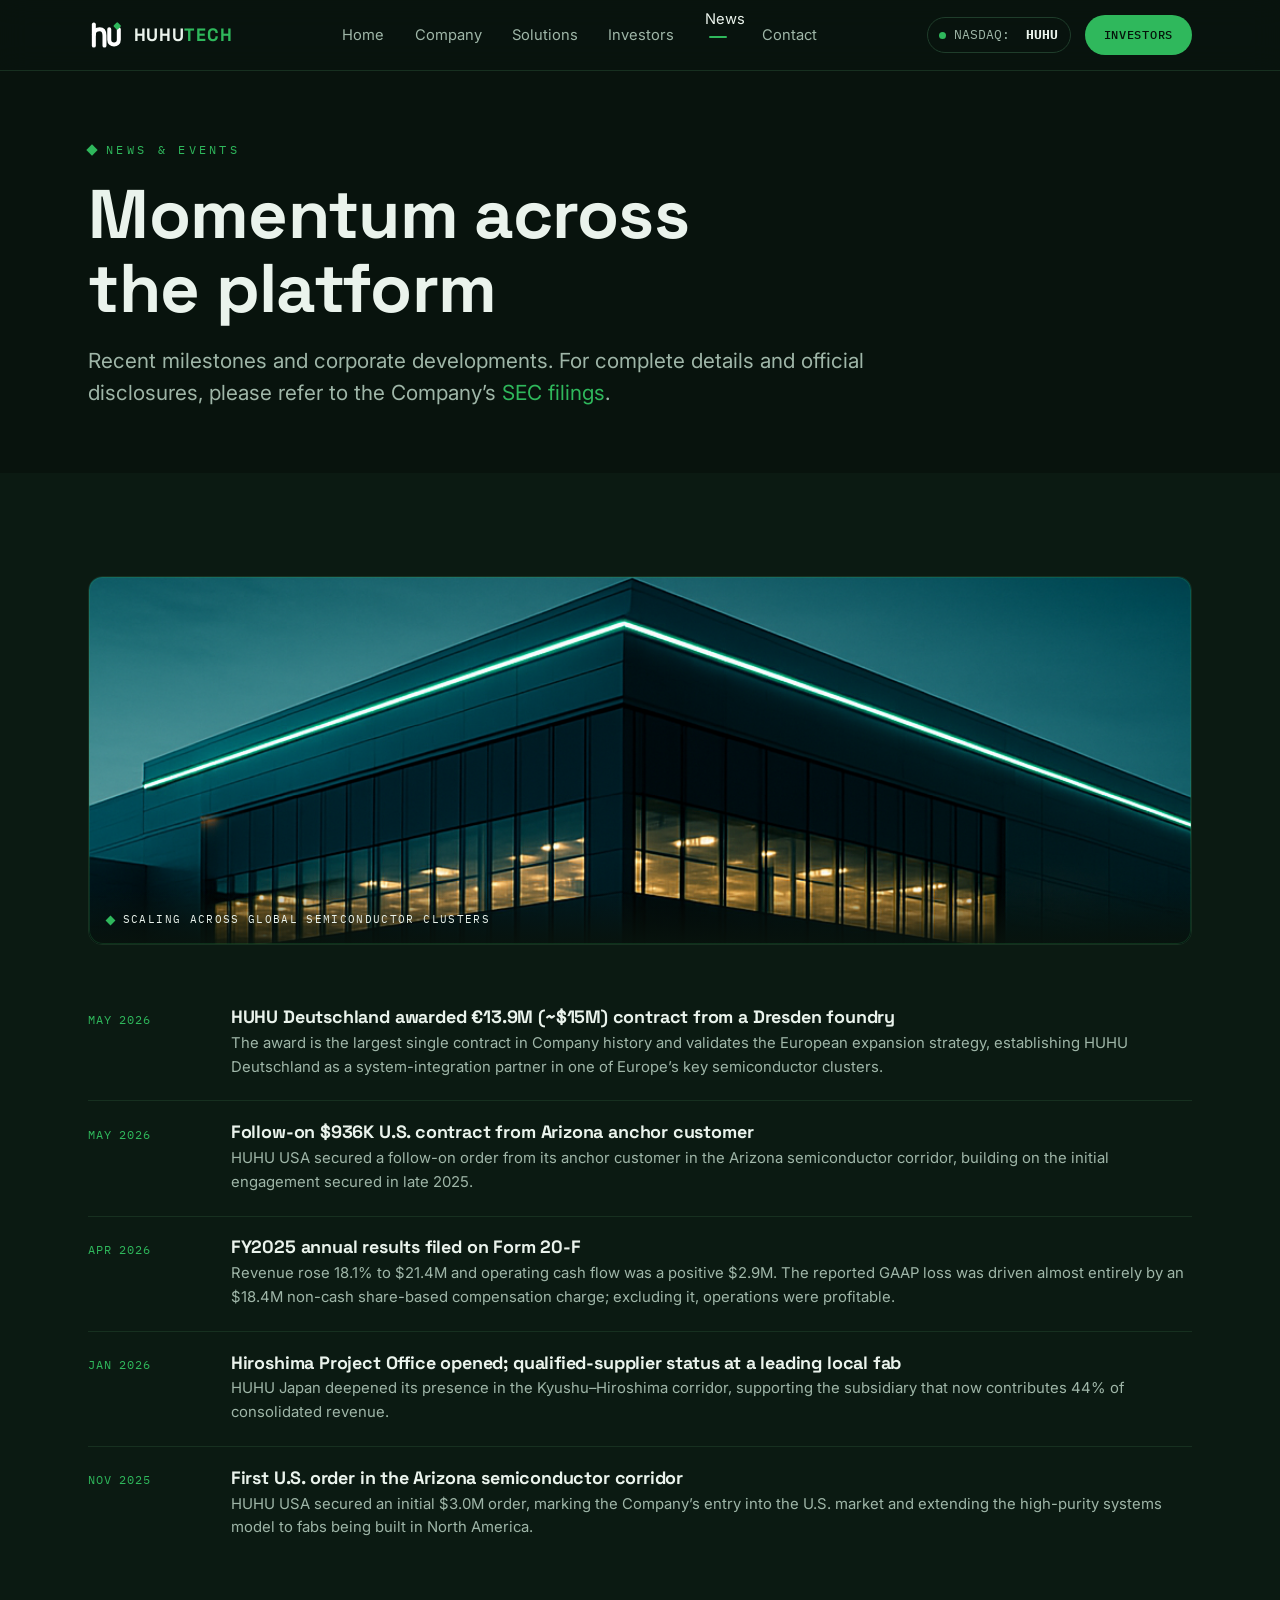
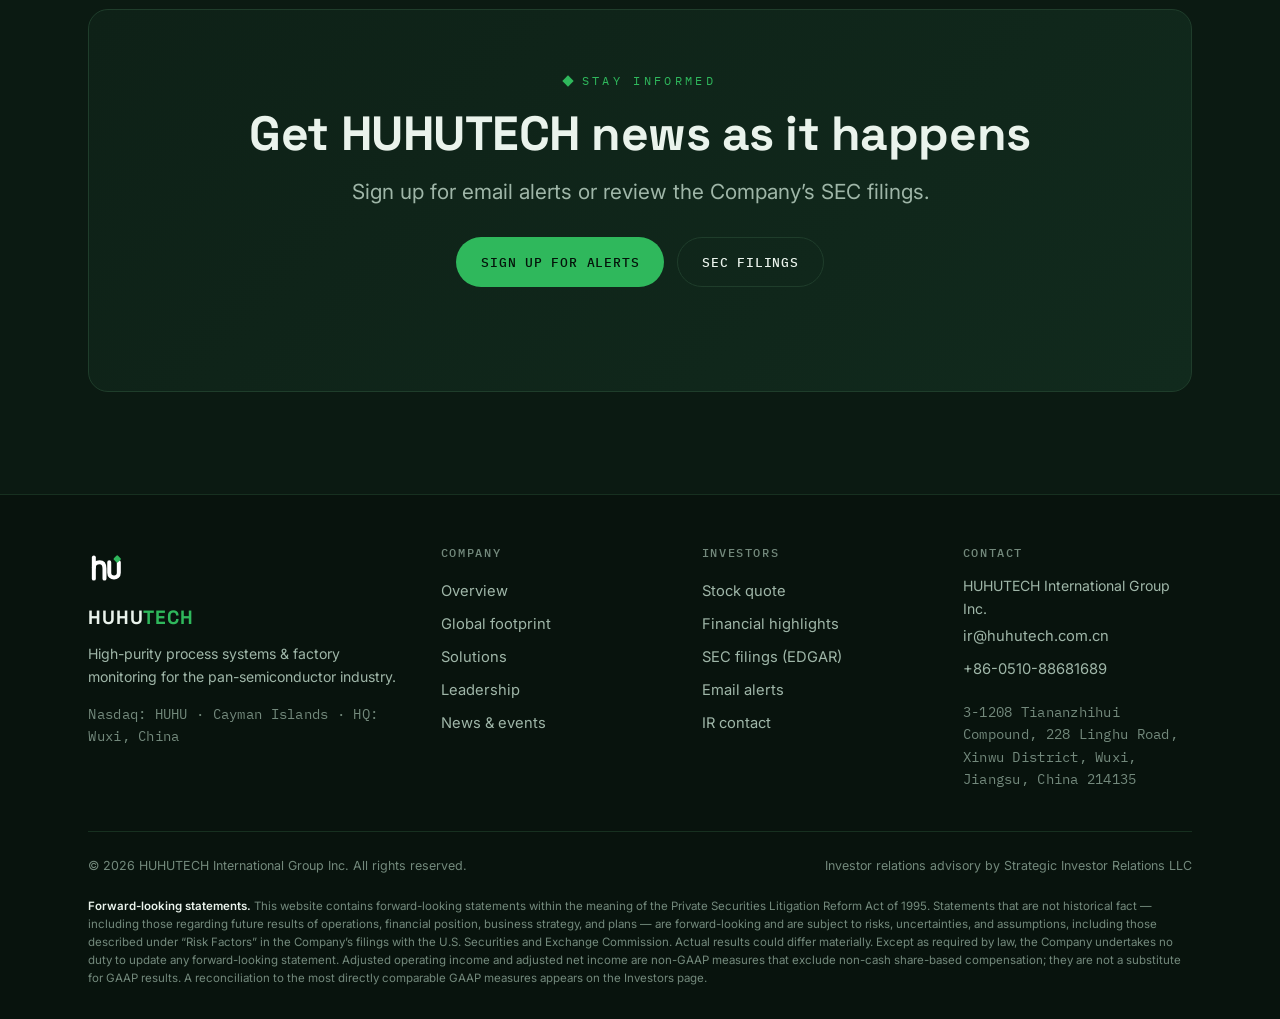
<file: news.html>
<!DOCTYPE html>
<html lang="en">
<head>
<meta charset="utf-8">
<meta name="viewport" content="width=device-width, initial-scale=1">
<script>document.documentElement.className+=" js";</script>
<title>News &amp; Events &mdash; HUHUTECH International Group Inc.</title>
<meta name="description" content="Recent HUHUTECH milestones: HUHU Deutschland's EUR 13.9M Dresden contract, Arizona orders, FY2025 results on Form 20-F, and the Hiroshima Project Office.">
<meta property="og:title" content="News &amp; Events &mdash; HUHUTECH International Group Inc.">
<meta property="og:description" content="Recent HUHUTECH milestones: HUHU Deutschland's EUR 13.9M Dresden contract, Arizona orders, FY2025 results on Form 20-F, and the Hiroshima Project Office.">
<meta property="og:type" content="website">
<link rel="icon" href="assets/logomark.svg" type="image/svg+xml">
<link rel="preconnect" href="https://fonts.googleapis.com">
<link rel="preconnect" href="https://fonts.gstatic.com" crossorigin>
<link href="https://fonts.googleapis.com/css2?family=Space+Grotesk:wght@400;500;600;700&family=Inter:wght@400;500;600&family=IBM+Plex+Mono:wght@400;500&display=swap" rel="stylesheet">
<link rel="stylesheet" href="assets/styles.css">
</head>
<body>
<header class="site-head">
  <div class="wrap nav">
    <a class="brand" href="index.html" aria-label="HUHUTECH home"><svg width="34" height="34" viewBox="0 0 64 64" fill="none" xmlns="http://www.w3.org/2000/svg" aria-hidden="true"><g stroke="#fff" stroke-width="7.5" stroke-linecap="round" stroke-linejoin="round" fill="none"><path d="M11 12 L11 52"/><path d="M11 31 C11 24 16 21 22 21 C28 21 31 26 31 33 L31 52"/><path d="M40 21 L40 41 C40 47 44 50 49 50 C54 50 58 47 58 41 L58 21"/></g><rect x="49.5" y="9.5" width="11" height="11" rx="2.2" transform="rotate(45 55 15)" fill="#2FB85C"/></svg><span class="wm">HUHU<b>TECH</b></span></a>
    <nav aria-label="Primary"><ul class="nav-links"><li><a href="index.html">Home</a></li><li><a href="company.html">Company</a></li><li><a href="solutions.html">Solutions</a></li><li><a href="investors.html">Investors</a></li><li><a href="news.html" class="active">News</a></li><li><a href="contact.html">Contact</a></li></ul></nav>
    <div class="nav-right">
      <a class="tick" href="investors.html"><span class="dot" aria-hidden="true"></span>NASDAQ:&nbsp;<b>HUHU</b></a>
      <a class="btn btn--primary btn--sm" href="investors.html">Investors</a>
      <button class="nav-toggle" aria-label="Menu" aria-expanded="false"><span></span><span></span><span></span></button>
    </div>
  </div>
</header>
<main>

<section class="section section--tight section--ink">
  <div class="wrap">
    <span class="eyebrow">News &amp; events</span>
    <h1 style="max-width:16ch;margin-bottom:1.2rem">Momentum across the platform</h1>
    <p class="lede">Recent milestones and corporate developments. For complete details and official disclosures, please refer to the Company’s <a href="https://www.sec.gov/cgi-bin/browse-edgar?action=getcompany&amp;company=huhutech&amp;type=&amp;dateb=&amp;owner=include&amp;count=40" target="_blank" rel="noopener" style="color:var(--green)">SEC filings</a>.</p>
  </div>
</section>

<section class="section">
  <div class="wrap">
    <div class="media media--banner media--ring" data-reveal style="margin-bottom:2.6rem"><img src="assets/img/news-fab.png" alt="Modern semiconductor fabrication plant illuminated at dusk" loading="lazy"><span class="cap">Scaling across global semiconductor clusters</span></div>
    <div class="timeline">
      <div class="tl" data-reveal><div class="when">MAY 2026</div><div class="what"><h3>HUHU Deutschland awarded €13.9M (~$15M) contract from a Dresden foundry</h3><p>The award is the largest single contract in Company history and validates the European expansion strategy, establishing HUHU Deutschland as a system-integration partner in one of Europe’s key semiconductor clusters.</p></div></div>
      <div class="tl" data-reveal><div class="when">MAY 2026</div><div class="what"><h3>Follow-on $936K U.S. contract from Arizona anchor customer</h3><p>HUHU USA secured a follow-on order from its anchor customer in the Arizona semiconductor corridor, building on the initial engagement secured in late 2025.</p></div></div>
      <div class="tl" data-reveal><div class="when">APR 2026</div><div class="what"><h3>FY2025 annual results filed on Form 20-F</h3><p>Revenue rose 18.1% to $21.4M and operating cash flow was a positive $2.9M. The reported GAAP loss was driven almost entirely by an $18.4M non-cash share-based compensation charge; excluding it, operations were profitable.</p></div></div>
      <div class="tl" data-reveal><div class="when">JAN 2026</div><div class="what"><h3>Hiroshima Project Office opened; qualified-supplier status at a leading local fab</h3><p>HUHU Japan deepened its presence in the Kyushu&ndash;Hiroshima corridor, supporting the subsidiary that now contributes 44% of consolidated revenue.</p></div></div>
      <div class="tl" data-reveal><div class="when">NOV 2025</div><div class="what"><h3>First U.S. order in the Arizona semiconductor corridor</h3><p>HUHU USA secured an initial $3.0M order, marking the Company’s entry into the U.S. market and extending the high-purity systems model to fabs being built in North America.</p></div></div>
    </div>
    <div class="cta-band" style="margin-top:3rem">
      <div style="position:relative;z-index:2">
        <span class="eyebrow" style="justify-content:center">Stay informed</span>
        <h2>Get HUHUTECH news as it happens</h2>
        <p class="lede">Sign up for email alerts or review the Company’s SEC filings.</p>
        <div class="hero-cta">
          <a class="btn btn--primary" href="investors.html#alerts">Sign up for alerts</a>
          <a class="btn btn--ghost" href="https://www.sec.gov/cgi-bin/browse-edgar?action=getcompany&amp;company=huhutech&amp;type=&amp;dateb=&amp;owner=include&amp;count=40" target="_blank" rel="noopener">SEC filings</a>
        </div>
      </div>
    </div>
  </div>
</section>

</main>
<footer class="site-foot">
  <div class="wrap">
    <div class="foot-top">
      <div class="foot-col foot-brand">
        <a class="brand" href="index.html" aria-label="HUHUTECH home"><svg width="34" height="34" viewBox="0 0 64 64" fill="none" xmlns="http://www.w3.org/2000/svg" aria-hidden="true"><g stroke="#fff" stroke-width="7.5" stroke-linecap="round" stroke-linejoin="round" fill="none"><path d="M11 12 L11 52"/><path d="M11 31 C11 24 16 21 22 21 C28 21 31 26 31 33 L31 52"/><path d="M40 21 L40 41 C40 47 44 50 49 50 C54 50 58 47 58 41 L58 21"/></g><rect x="49.5" y="9.5" width="11" height="11" rx="2.2" transform="rotate(45 55 15)" fill="#2FB85C"/></svg></a>
        <div class="wm">HUHU<b>TECH</b></div>
        <p>High-purity process systems &amp; factory monitoring for the pan-semiconductor industry.</p>
        <p class="note">Nasdaq: HUHU &middot; Cayman Islands &middot; HQ: Wuxi, China</p>
      </div>
      <div class="foot-col">
        <h4>Company</h4>
        <a href="company.html">Overview</a>
        <a href="company.html#footprint">Global footprint</a>
        <a href="solutions.html">Solutions</a>
        <a href="company.html#leadership">Leadership</a>
        <a href="news.html">News &amp; events</a>
      </div>
      <div class="foot-col">
        <h4>Investors</h4>
        <a href="investors.html#quote">Stock quote</a>
        <a href="investors.html#financials">Financial highlights</a>
        <a href="https://www.sec.gov/cgi-bin/browse-edgar?action=getcompany&amp;company=huhutech&amp;type=20-F&amp;dateb=&amp;owner=include&amp;count=40" target="_blank" rel="noopener">SEC filings (EDGAR)</a>
        <a href="investors.html#alerts">Email alerts</a>
        <a href="contact.html">IR contact</a>
      </div>
      <div class="foot-col">
        <h4>Contact</h4>
        <p>HUHUTECH International Group Inc.</p>
        <a href="mailto:ir@huhutech.com.cn">ir@huhutech.com.cn</a>
        <a href="tel:+861051088681689">+86-0510-88681689</a>
        <p class="note">3-1208 Tiananzhihui Compound, 228 Linghu Road, Xinwu District, Wuxi, Jiangsu, China 214135</p>
      </div>
    </div>
    <div class="foot-bottom">
      <p>&copy; <span id="yr">2026</span> HUHUTECH International Group Inc. All rights reserved.</p>
      <p>Investor relations advisory by Strategic Investor Relations LLC</p>
    </div>
    <p class="foot-disc"><strong>Forward-looking statements.</strong> This website contains forward-looking statements within the meaning of the Private Securities Litigation Reform Act of 1995. Statements that are not historical fact — including those regarding future results of operations, financial position, business strategy, and plans — are forward-looking and are subject to risks, uncertainties, and assumptions, including those described under “Risk Factors” in the Company’s filings with the U.S. Securities and Exchange Commission. Actual results could differ materially. Except as required by law, the Company undertakes no duty to update any forward-looking statement. Adjusted operating income and adjusted net income are non-GAAP measures that exclude non-cash share-based compensation; they are not a substitute for GAAP results. A reconciliation to the most directly comparable GAAP measures appears on the Investors page.</p>
  </div>
</footer>
<script src="assets/main.js"></script>

</body>
</html>
</file>
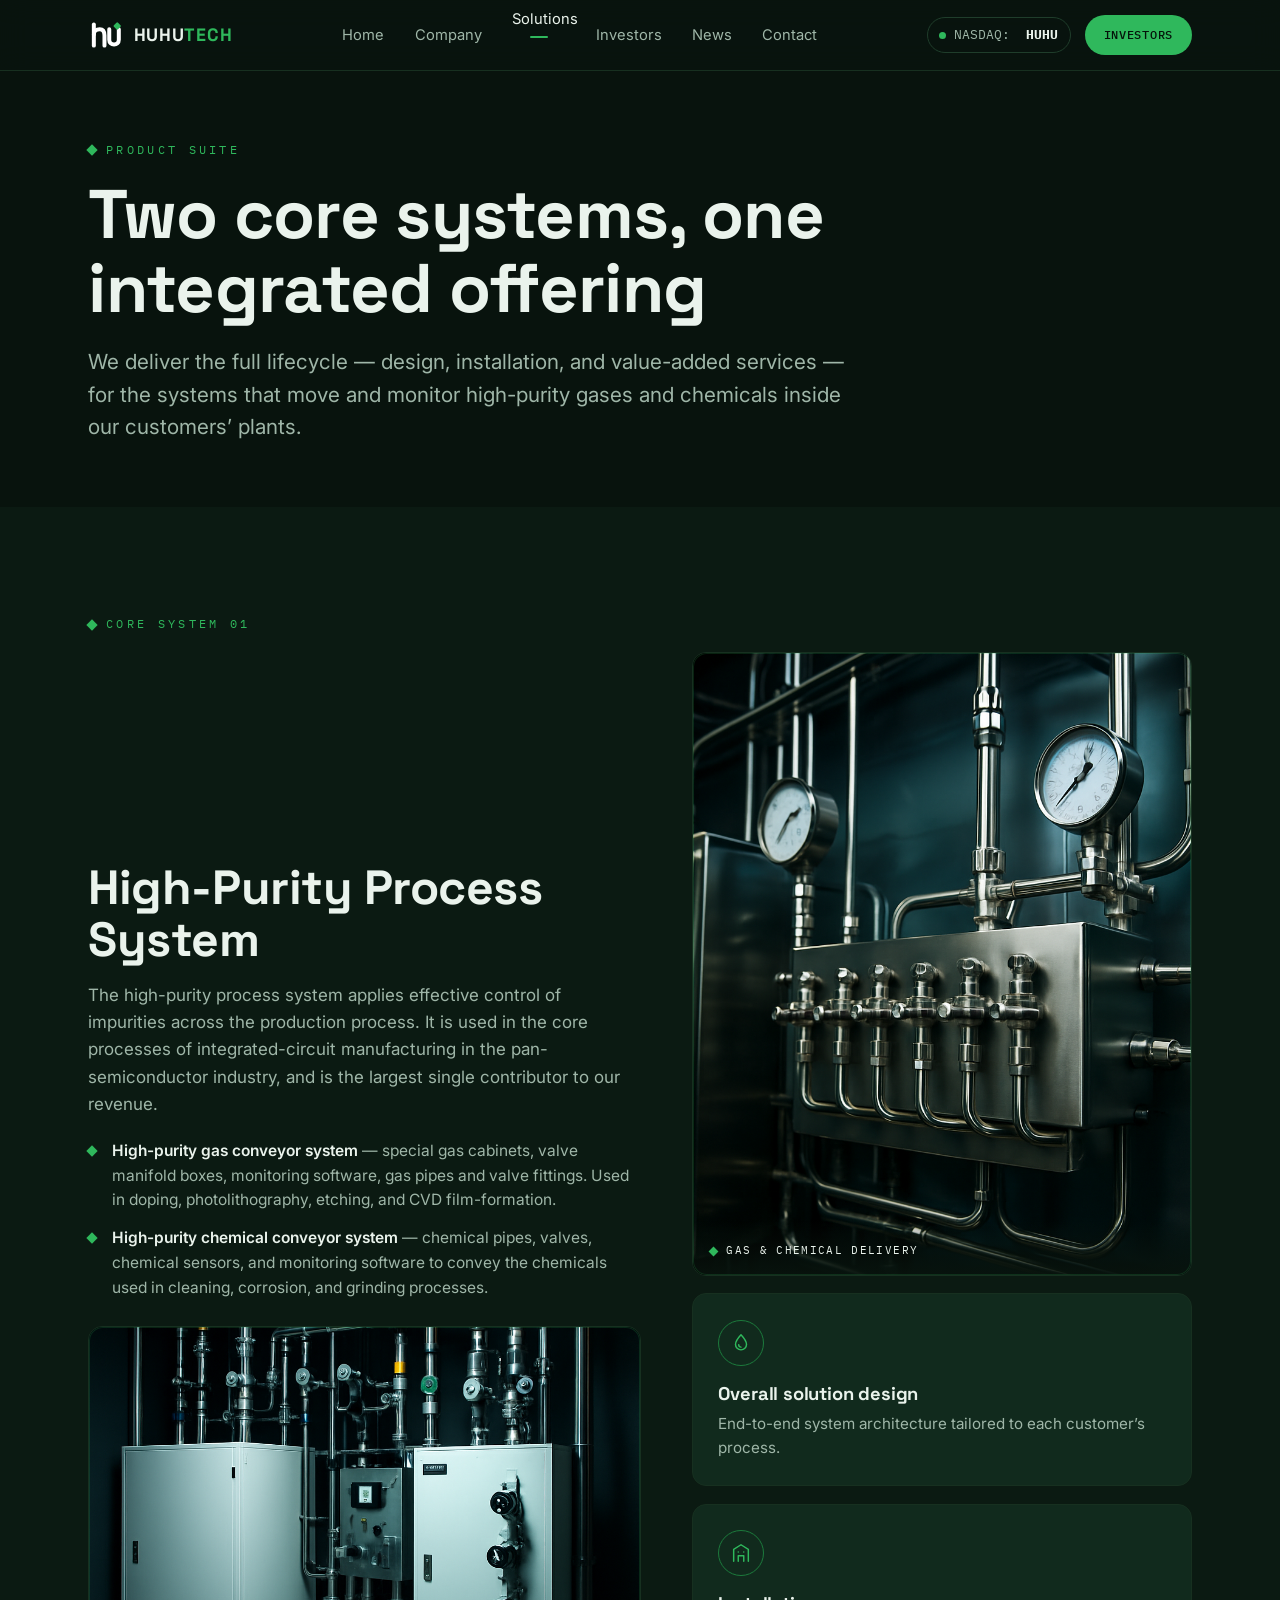
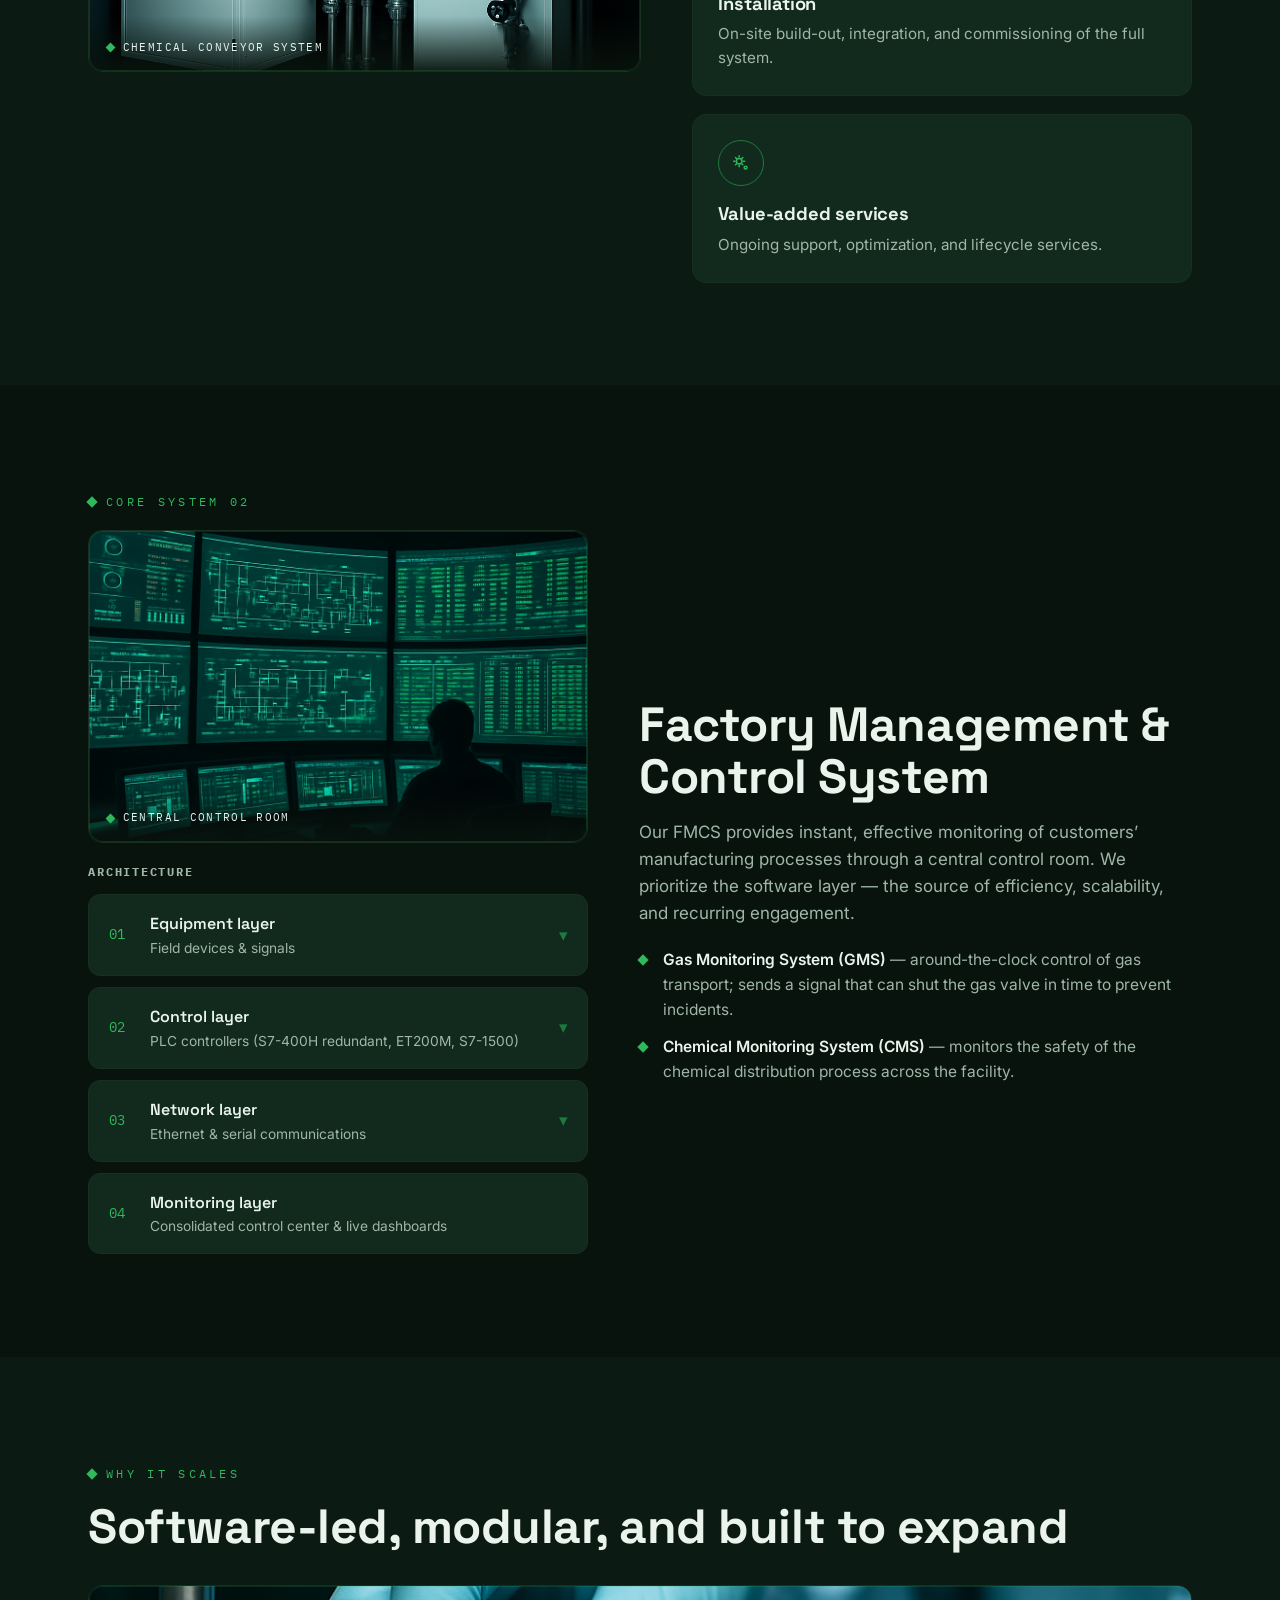
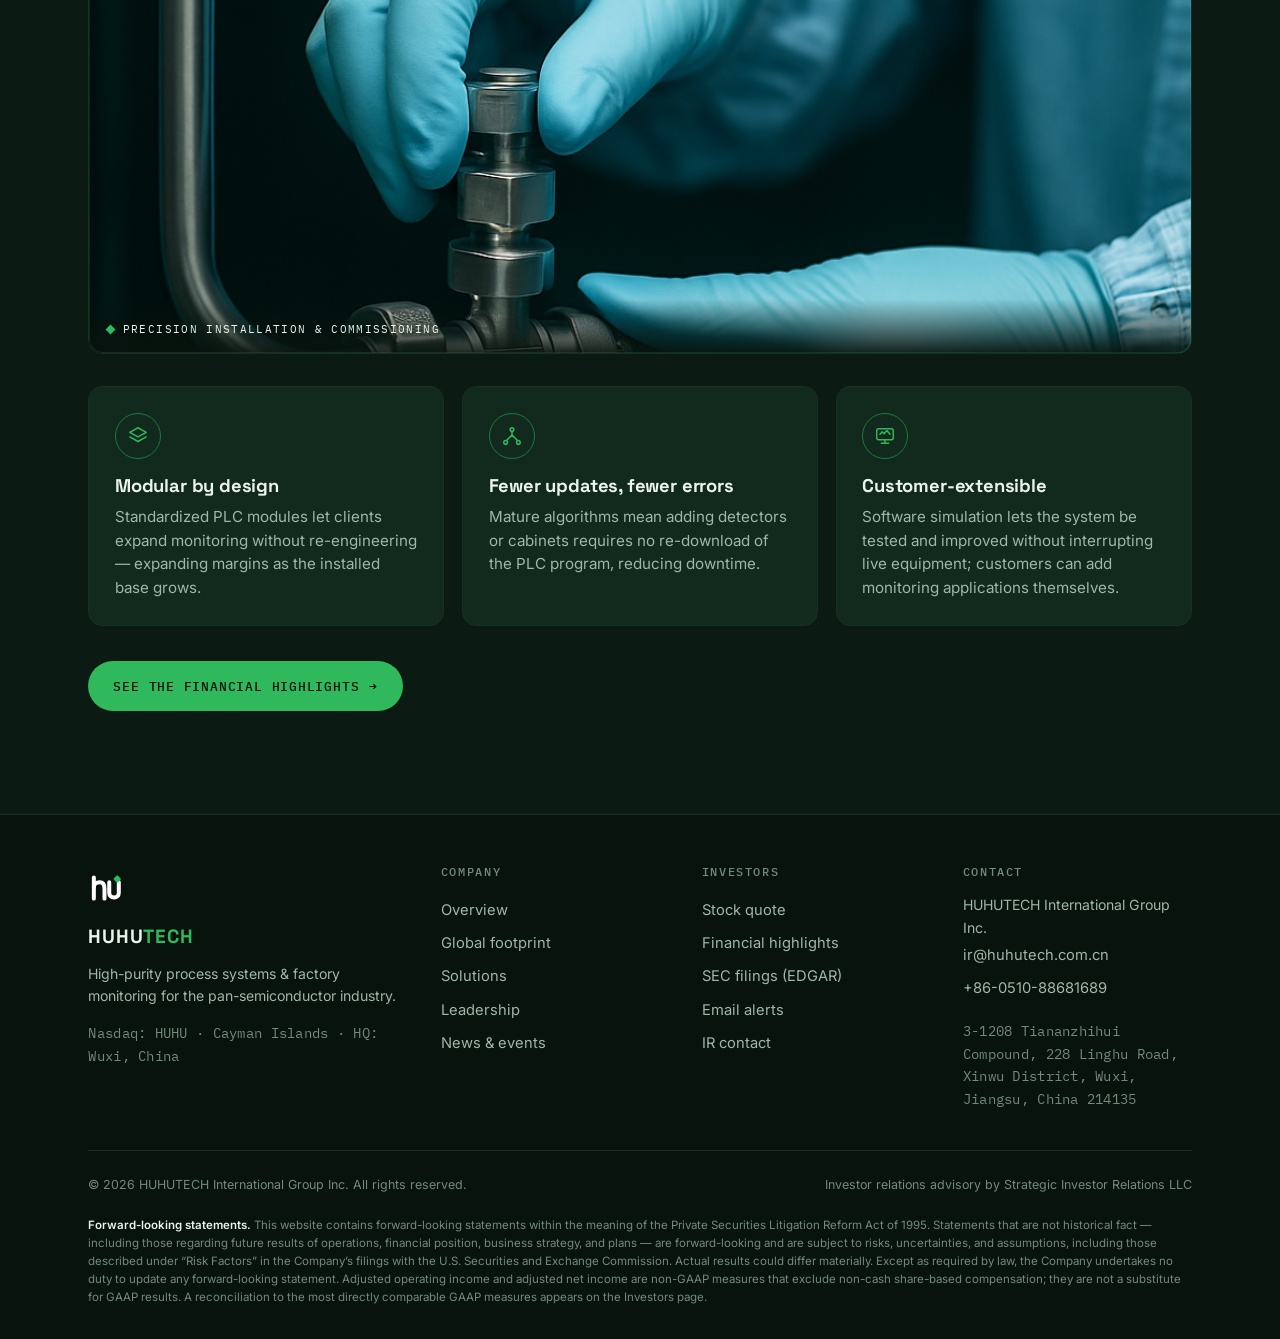
<file: solutions.html>
<!DOCTYPE html>
<html lang="en">
<head>
<meta charset="utf-8">
<meta name="viewport" content="width=device-width, initial-scale=1">
<script>document.documentElement.className+=" js";</script>
<title>Solutions &mdash; HUHUTECH High-Purity Process &amp; Factory Monitoring Systems</title>
<meta name="description" content="HUHUTECH delivers High-Purity Process Systems (HPS) and a software-led Factory Management & Control System (FMCS) for semiconductor and pan-semiconductor fabs.">
<meta property="og:title" content="Solutions &mdash; HUHUTECH High-Purity Process &amp; Factory Monitoring Systems">
<meta property="og:description" content="HUHUTECH delivers High-Purity Process Systems (HPS) and a software-led Factory Management & Control System (FMCS) for semiconductor and pan-semiconductor fabs.">
<meta property="og:type" content="website">
<link rel="icon" href="assets/logomark.svg" type="image/svg+xml">
<link rel="preconnect" href="https://fonts.googleapis.com">
<link rel="preconnect" href="https://fonts.gstatic.com" crossorigin>
<link href="https://fonts.googleapis.com/css2?family=Space+Grotesk:wght@400;500;600;700&family=Inter:wght@400;500;600&family=IBM+Plex+Mono:wght@400;500&display=swap" rel="stylesheet">
<link rel="stylesheet" href="assets/styles.css">
</head>
<body>
<header class="site-head">
  <div class="wrap nav">
    <a class="brand" href="index.html" aria-label="HUHUTECH home"><svg width="34" height="34" viewBox="0 0 64 64" fill="none" xmlns="http://www.w3.org/2000/svg" aria-hidden="true"><g stroke="#fff" stroke-width="7.5" stroke-linecap="round" stroke-linejoin="round" fill="none"><path d="M11 12 L11 52"/><path d="M11 31 C11 24 16 21 22 21 C28 21 31 26 31 33 L31 52"/><path d="M40 21 L40 41 C40 47 44 50 49 50 C54 50 58 47 58 41 L58 21"/></g><rect x="49.5" y="9.5" width="11" height="11" rx="2.2" transform="rotate(45 55 15)" fill="#2FB85C"/></svg><span class="wm">HUHU<b>TECH</b></span></a>
    <nav aria-label="Primary"><ul class="nav-links"><li><a href="index.html">Home</a></li><li><a href="company.html">Company</a></li><li><a href="solutions.html" class="active">Solutions</a></li><li><a href="investors.html">Investors</a></li><li><a href="news.html">News</a></li><li><a href="contact.html">Contact</a></li></ul></nav>
    <div class="nav-right">
      <a class="tick" href="investors.html"><span class="dot" aria-hidden="true"></span>NASDAQ:&nbsp;<b>HUHU</b></a>
      <a class="btn btn--primary btn--sm" href="investors.html">Investors</a>
      <button class="nav-toggle" aria-label="Menu" aria-expanded="false"><span></span><span></span><span></span></button>
    </div>
  </div>
</header>
<main>

<section class="section section--tight section--ink">
  <div class="wrap">
    <span class="eyebrow">Product suite</span>
    <h1 style="max-width:18ch;margin-bottom:1.3rem">Two core systems, one integrated offering</h1>
    <p class="lede">We deliver the full lifecycle &mdash; design, installation, and value-added services &mdash; for the systems that move and monitor high-purity gases and chemicals inside our customers’ plants.</p>
  </div>
</section>

<section class="section">
  <div class="wrap">
    <span class="eyebrow">Core system 01</span>
    <div class="feat">
      <div data-reveal>
        <h2 style="margin-bottom:1rem">High-Purity Process System</h2>
        <p>The high-purity process system applies effective control of impurities across the production process. It is used in the core processes of integrated-circuit manufacturing in the pan-semiconductor industry, and is the largest single contributor to our revenue.</p>
        <ul>
          <li><strong>High-purity gas conveyor system</strong> &mdash; special gas cabinets, valve manifold boxes, monitoring software, gas pipes and valve fittings. Used in doping, photolithography, etching, and CVD film-formation.</li>
          <li><strong>High-purity chemical conveyor system</strong> &mdash; chemical pipes, valves, chemical sensors, and monitoring software to convey the chemicals used in cleaning, corrosion, and grinding processes.</li>
        </ul>
        <div class="media media--wide media--ring" data-reveal style="margin-top:1.6rem"><img src="assets/img/chemical-system.png" alt="High-purity chemical delivery cabinets with color-coded pipework, sensors and valves in a fab utility room" loading="lazy"><span class="cap">Chemical conveyor system</span></div>
      </div>
      <div data-reveal>
        <div class="media media--tall media--ring" style="margin-bottom:1.1rem"><img src="assets/img/hps-gas-system.png" alt="High-purity gas delivery manifold with valve fittings, pressure gauges and electropolished stainless tubing" loading="lazy"><span class="cap">Gas &amp; chemical delivery</span></div>
        <div class="grid" style="gap:1.1rem">
          <div class="card" data-reveal><div class="ico"><svg viewBox="0 0 24 24" fill="none" stroke="currentColor" stroke-width="1.6" stroke-linecap="round" stroke-linejoin="round"><path d="M12 3s6 6.5 6 10.5A6 6 0 0 1 6 13.5C6 9.5 12 3 12 3z"/><path d="M9.5 14a2.5 2.5 0 0 0 2.5 2.5"/></svg></div><h3>Overall solution design</h3><p>End-to-end system architecture tailored to each customer’s process.</p></div>
          <div class="card" data-reveal><div class="ico"><svg viewBox="0 0 24 24" fill="none" stroke="currentColor" stroke-width="1.6" stroke-linecap="round" stroke-linejoin="round"><path d="M4 21V8l8-5 8 5v13"/><path d="M9 21v-6h6v6M9 11h.01M15 11h.01"/></svg></div><h3>Installation</h3><p>On-site build-out, integration, and commissioning of the full system.</p></div>
          <div class="card" data-reveal><div class="ico"><svg viewBox="0 0 24 24" fill="none" stroke="currentColor" stroke-width="1.6" stroke-linecap="round" stroke-linejoin="round"><circle cx="10" cy="10" r="3"/><path d="M10 4v1.5M10 14.5V16M4 10h1.5M14.5 10H16M6 6l1 1M14 14l-1-1M14 6l-1 1M6 14l1-1"/><circle cx="17" cy="17" r="1.6"/></svg></div><h3>Value-added services</h3><p>Ongoing support, optimization, and lifecycle services.</p></div>
        </div>
      </div>
    </div>
  </div>
</section>

<section class="section section--ink">
  <div class="wrap">
    <span class="eyebrow">Core system 02</span>
    <div class="feat rev">
      <div data-reveal>
        <div class="media media--wide media--ring" style="margin-bottom:1.4rem"><img src="assets/img/fmcs-control-room.png" alt="FMCS central control room with live facility dashboards on a video wall and an operator monitoring the plant" loading="lazy"><span class="cap">Central control room</span></div>
        <h3 style="font-family:var(--mono);font-size:.78rem;letter-spacing:.14em;text-transform:uppercase;color:var(--mist);margin-bottom:1rem">Architecture</h3>
        <div class="layers">
          <div class="layer"><span class="n">01</span><div><div class="t">Equipment layer</div><div class="d">Field devices &amp; signals</div></div><span class="chev">&#9662;</span></div>
          <div class="layer"><span class="n">02</span><div><div class="t">Control layer</div><div class="d">PLC controllers (S7-400H redundant, ET200M, S7-1500)</div></div><span class="chev">&#9662;</span></div>
          <div class="layer"><span class="n">03</span><div><div class="t">Network layer</div><div class="d">Ethernet &amp; serial communications</div></div><span class="chev">&#9662;</span></div>
          <div class="layer"><span class="n">04</span><div><div class="t">Monitoring layer</div><div class="d">Consolidated control center &amp; live dashboards</div></div></div>
        </div>
      </div>
      <div data-reveal>
        <h2 style="margin-bottom:1rem">Factory Management &amp; Control System</h2>
        <p>Our FMCS provides instant, effective monitoring of customers’ manufacturing processes through a central control room. We prioritize the software layer &mdash; the source of efficiency, scalability, and recurring engagement.</p>
        <ul>
          <li><strong>Gas Monitoring System (GMS)</strong> &mdash; around-the-clock control of gas transport; sends a signal that can shut the gas valve in time to prevent incidents.</li>
          <li><strong>Chemical Monitoring System (CMS)</strong> &mdash; monitors the safety of the chemical distribution process across the facility.</li>
        </ul>
      </div>
    </div>
  </div>
</section>

<section class="section">
  <div class="wrap">
    <span class="eyebrow">Why it scales</span>
    <h2 style="margin-bottom:2rem">Software-led, modular, and built to expand</h2>
    <div class="media media--banner media--ring" data-reveal style="margin-bottom:2rem"><img src="assets/img/technician-detail.png" alt="Gloved technician hands adjusting a precision valve fitting on polished stainless-steel high-purity tubing" loading="lazy"><span class="cap">Precision installation &amp; commissioning</span></div>
    <div class="grid grid-3">
      <div class="card" data-reveal><div class="ico"><svg viewBox="0 0 24 24" fill="none" stroke="currentColor" stroke-width="1.6" stroke-linecap="round" stroke-linejoin="round"><path d="M12 3l9 5-9 5-9-5 9-5z"/><path d="M3 13l9 5 9-5"/></svg></div><h3>Modular by design</h3><p>Standardized PLC modules let clients expand monitoring without re-engineering &mdash; expanding margins as the installed base grows.</p></div>
      <div class="card" data-reveal><div class="ico"><svg viewBox="0 0 24 24" fill="none" stroke="currentColor" stroke-width="1.6" stroke-linecap="round" stroke-linejoin="round"><circle cx="12" cy="5" r="2"/><circle cx="5" cy="19" r="2"/><circle cx="19" cy="19" r="2"/><path d="M12 7v4M12 11L6 17M12 11l6 6"/></svg></div><h3>Fewer updates, fewer errors</h3><p>Mature algorithms mean adding detectors or cabinets requires no re-download of the PLC program, reducing downtime.</p></div>
      <div class="card" data-reveal><div class="ico"><svg viewBox="0 0 24 24" fill="none" stroke="currentColor" stroke-width="1.6" stroke-linecap="round" stroke-linejoin="round"><rect x="3" y="4" width="18" height="12" rx="2"/><path d="M8 20h8M12 16v4M6.5 10l2.5-2.5L11 9.5 14 6l3.5 4"/></svg></div><h3>Customer-extensible</h3><p>Software simulation lets the system be tested and improved without interrupting live equipment; customers can add monitoring applications themselves.</p></div>
    </div>
    <div style="margin-top:2.2rem"><a class="btn btn--primary" href="investors.html">See the financial highlights <span class="arrow">&rarr;</span></a></div>
  </div>
</section>

</main>
<footer class="site-foot">
  <div class="wrap">
    <div class="foot-top">
      <div class="foot-col foot-brand">
        <a class="brand" href="index.html" aria-label="HUHUTECH home"><svg width="34" height="34" viewBox="0 0 64 64" fill="none" xmlns="http://www.w3.org/2000/svg" aria-hidden="true"><g stroke="#fff" stroke-width="7.5" stroke-linecap="round" stroke-linejoin="round" fill="none"><path d="M11 12 L11 52"/><path d="M11 31 C11 24 16 21 22 21 C28 21 31 26 31 33 L31 52"/><path d="M40 21 L40 41 C40 47 44 50 49 50 C54 50 58 47 58 41 L58 21"/></g><rect x="49.5" y="9.5" width="11" height="11" rx="2.2" transform="rotate(45 55 15)" fill="#2FB85C"/></svg></a>
        <div class="wm">HUHU<b>TECH</b></div>
        <p>High-purity process systems &amp; factory monitoring for the pan-semiconductor industry.</p>
        <p class="note">Nasdaq: HUHU &middot; Cayman Islands &middot; HQ: Wuxi, China</p>
      </div>
      <div class="foot-col">
        <h4>Company</h4>
        <a href="company.html">Overview</a>
        <a href="company.html#footprint">Global footprint</a>
        <a href="solutions.html">Solutions</a>
        <a href="company.html#leadership">Leadership</a>
        <a href="news.html">News &amp; events</a>
      </div>
      <div class="foot-col">
        <h4>Investors</h4>
        <a href="investors.html#quote">Stock quote</a>
        <a href="investors.html#financials">Financial highlights</a>
        <a href="https://www.sec.gov/cgi-bin/browse-edgar?action=getcompany&amp;company=huhutech&amp;type=20-F&amp;dateb=&amp;owner=include&amp;count=40" target="_blank" rel="noopener">SEC filings (EDGAR)</a>
        <a href="investors.html#alerts">Email alerts</a>
        <a href="contact.html">IR contact</a>
      </div>
      <div class="foot-col">
        <h4>Contact</h4>
        <p>HUHUTECH International Group Inc.</p>
        <a href="mailto:ir@huhutech.com.cn">ir@huhutech.com.cn</a>
        <a href="tel:+861051088681689">+86-0510-88681689</a>
        <p class="note">3-1208 Tiananzhihui Compound, 228 Linghu Road, Xinwu District, Wuxi, Jiangsu, China 214135</p>
      </div>
    </div>
    <div class="foot-bottom">
      <p>&copy; <span id="yr">2026</span> HUHUTECH International Group Inc. All rights reserved.</p>
      <p>Investor relations advisory by Strategic Investor Relations LLC</p>
    </div>
    <p class="foot-disc"><strong>Forward-looking statements.</strong> This website contains forward-looking statements within the meaning of the Private Securities Litigation Reform Act of 1995. Statements that are not historical fact — including those regarding future results of operations, financial position, business strategy, and plans — are forward-looking and are subject to risks, uncertainties, and assumptions, including those described under “Risk Factors” in the Company’s filings with the U.S. Securities and Exchange Commission. Actual results could differ materially. Except as required by law, the Company undertakes no duty to update any forward-looking statement. Adjusted operating income and adjusted net income are non-GAAP measures that exclude non-cash share-based compensation; they are not a substitute for GAAP results. A reconciliation to the most directly comparable GAAP measures appears on the Investors page.</p>
  </div>
</footer>
<script src="assets/main.js"></script>

</body>
</html>
</file>
<file: assets/styles.css>
/* ============================================================
   HUHUTECH International Group — site stylesheet
   Design system: precision / high-purity / control-room
   ============================================================ */

:root{
  /* surfaces */
  --ink:#08130D;
  --ink-1:#0B1A12;
  --ink-2:#0E2117;
  --panel:#112A1D;
  --panel-2:#16331F;
  --line:#1F3D2B;
  --line-soft:#173020;
  /* brand */
  --green:#2FB85C;
  --green-bright:#41D873;
  --green-deep:#1C7A3C;
  /* text */
  --text:#EAF3EC;
  --mist:#9FB6A8;
  --mist-dim:#73897C;
  --paper:#F3F7F4;
  /* type */
  --display:"Space Grotesk",-apple-system,BlinkMacSystemFont,"Segoe UI",sans-serif;
  --body:"Inter",-apple-system,BlinkMacSystemFont,"Segoe UI",sans-serif;
  --mono:"IBM Plex Mono",ui-monospace,"SFMono-Regular",Menlo,monospace;
  /* metrics */
  --maxw:1180px;
  --gap:clamp(1rem,3vw,2rem);
  --radius:14px;
  --radius-lg:20px;
}

*{box-sizing:border-box;margin:0;padding:0}
html{scroll-behavior:smooth;-webkit-text-size-adjust:100%}
body{
  font-family:var(--body);
  background:var(--ink-1);
  color:var(--text);
  line-height:1.6;
  font-size:17px;
  -webkit-font-smoothing:antialiased;
  text-rendering:optimizeLegibility;
  overflow-x:hidden;
}
img,svg{display:block;max-width:100%}
a{color:inherit;text-decoration:none}
::selection{background:var(--green);color:var(--ink)}

/* ---------- layout primitives ---------- */
.wrap{max-width:var(--maxw);margin:0 auto;padding:0 clamp(1.1rem,4vw,2.4rem)}
.section{padding:clamp(3.5rem,8vw,6.5rem) 0}
.section--tight{padding:clamp(2.5rem,5vw,4rem) 0}
.section--paper{background:var(--paper);color:#0d1f15}
.section--ink{background:var(--ink)}
.divider{height:1px;background:var(--line-soft);border:0}

/* ---------- eyebrow + headings ---------- */
.eyebrow{
  font-family:var(--mono);
  font-size:.74rem;
  letter-spacing:.28em;
  text-transform:uppercase;
  color:var(--green);
  display:inline-flex;align-items:center;gap:.6rem;
  margin-bottom:1.1rem;
}
.eyebrow::before{
  content:"";width:8px;height:8px;background:var(--green);
  transform:rotate(45deg);display:inline-block;flex:none;
}
.section--paper .eyebrow{color:var(--green-deep)}
h1,h2,h3,h4{font-family:var(--display);font-weight:700;line-height:1.08;letter-spacing:-.01em}
h1{font-size:clamp(2.4rem,6vw,4.3rem)}
h2{font-size:clamp(1.9rem,4vw,3rem)}
h3{font-size:clamp(1.2rem,2vw,1.5rem)}
.lede{font-size:clamp(1.05rem,1.7vw,1.3rem);color:var(--mist);max-width:60ch;line-height:1.55}
.section--paper .lede{color:#3a4d42}
p{color:var(--mist)}
.section--paper p{color:#41544a}
strong{color:var(--text);font-weight:600}
.section--paper strong{color:#0d1f15}

/* ---------- buttons ---------- */
.btn{
  font-family:var(--mono);font-size:.82rem;letter-spacing:.06em;
  text-transform:uppercase;font-weight:500;
  display:inline-flex;align-items:center;gap:.6rem;
  padding:.85rem 1.5rem;border-radius:999px;
  border:1px solid transparent;cursor:pointer;
  transition:transform .18s ease,background .18s ease,border-color .18s ease,color .18s ease;
  white-space:nowrap;
}
.btn--primary{background:var(--green);color:#04130a}
.btn--primary:hover{background:var(--green-bright);transform:translateY(-2px)}
.btn--ghost{border-color:var(--line);color:var(--text)}
.btn--ghost:hover{border-color:var(--green);color:var(--green-bright);transform:translateY(-2px)}
.section--paper .btn--ghost{border-color:#cdddd3;color:#0d1f15}
.btn--sm{padding:.6rem 1.1rem;font-size:.74rem}
.arrow{transition:transform .18s ease}
.btn:hover .arrow{transform:translateX(3px)}

/* ---------- header / nav ---------- */
.site-head{
  position:sticky;top:0;z-index:60;
  background:rgba(8,19,13,.78);
  backdrop-filter:blur(14px);-webkit-backdrop-filter:blur(14px);
  border-bottom:1px solid var(--line-soft);
}
.nav{display:flex;align-items:center;justify-content:space-between;height:70px;gap:1.2rem}
.brand{display:flex;align-items:center;gap:.7rem;flex:none}
.brand svg{width:34px;height:34px}
.brand .wm{font-family:var(--display);font-weight:700;font-size:1.12rem;letter-spacing:.04em}
.brand .wm b{color:var(--green);font-weight:700}
.nav-links{display:flex;align-items:center;gap:.3rem;list-style:none}
.nav-links a{
  font-size:.92rem;color:var(--mist);padding:.5rem .8rem;border-radius:8px;
  transition:color .16s ease,background .16s ease;
}
.nav-links a:hover{color:var(--text)}
.nav-links a.active{color:var(--text)}
.nav-links a.active::after{
  content:"";display:block;height:2px;width:18px;background:var(--green);
  margin:.28rem auto 0;border-radius:2px;
}
.nav-right{display:flex;align-items:center;gap:.9rem;flex:none}
.tick{
  font-family:var(--mono);font-size:.8rem;display:flex;align-items:center;gap:.5rem;
  padding:.4rem .7rem;border:1px solid var(--line);border-radius:999px;color:var(--mist);
}
.tick b{color:var(--text)}
.tick .dot{width:7px;height:7px;border-radius:50%;background:var(--green);box-shadow:0 0 0 0 rgba(47,184,92,.6);animation:pulse 2.4s infinite}
@keyframes pulse{0%{box-shadow:0 0 0 0 rgba(47,184,92,.55)}70%{box-shadow:0 0 0 7px rgba(47,184,92,0)}100%{box-shadow:0 0 0 0 rgba(47,184,92,0)}}
.nav-toggle{display:none;background:none;border:1px solid var(--line);border-radius:8px;padding:.45rem .6rem;cursor:pointer}
.nav-toggle span{display:block;width:18px;height:2px;background:var(--text);margin:3px 0;transition:.2s}

@media(max-width:920px){
  .nav-links{
    position:fixed;inset:70px 0 auto 0;flex-direction:column;align-items:stretch;
    background:var(--ink);border-bottom:1px solid var(--line);padding:.6rem 1.2rem 1.2rem;
    gap:.1rem;transform:translateY(-130%);transition:transform .28s ease;z-index:55;
  }
  .nav-links.open{transform:translateY(0)}
  .nav-links a{padding:.85rem .4rem;border-bottom:1px solid var(--line-soft)}
  .nav-links a.active::after{display:none}
  .nav-toggle{display:block}
  .tick{display:none}
}

/* ---------- hero ---------- */
.hero{position:relative;overflow:hidden;background:var(--ink)}
.hero .wrap{position:relative;z-index:2}
.hero-inner{padding:clamp(3.5rem,9vw,7rem) 0 clamp(3rem,7vw,5.5rem)}
.hero-photo{
  position:absolute;inset:0;z-index:0;pointer-events:none;
  background-image:url("img/hero-cleanroom.png");
  background-size:cover;background-position:center;
  opacity:.5;
}
.hero-photo::after{
  content:"";position:absolute;inset:0;
  background:
    linear-gradient(90deg,rgba(8,19,13,.96) 0%,rgba(8,19,13,.82) 45%,rgba(8,19,13,.55) 100%),
    linear-gradient(0deg,var(--ink-1) 2%,rgba(8,19,13,0) 40%);
}
.lattice{
  position:absolute;inset:0;z-index:1;pointer-events:none;opacity:.55;
  background-image:
    linear-gradient(120deg,rgba(8,19,13,0) 35%,rgba(8,19,13,.9) 90%),
    url("lattice.svg");
  background-size:cover,46px 46px;
}

/* ---------- media / figures ---------- */
.media{
  position:relative;border-radius:var(--radius);overflow:hidden;
  border:1px solid var(--line-soft);background:var(--ink-2);
}
.media img{width:100%;height:100%;object-fit:cover;display:block}
.media--tall img{aspect-ratio:4/5}
.media--wide img{aspect-ratio:16/10}
.media .cap{
  position:absolute;left:0;right:0;bottom:0;
  display:flex;align-items:center;gap:.55rem;
  font-family:var(--mono);font-size:.7rem;letter-spacing:.12em;text-transform:uppercase;
  color:var(--text);padding:1.4rem 1.1rem .9rem;
  background:linear-gradient(0deg,rgba(8,19,13,.92),rgba(8,19,13,0));
}
.media .cap::before{content:"";width:7px;height:7px;background:var(--green);transform:rotate(45deg);flex:none}
.media--ring::after{
  content:"";position:absolute;inset:0;border-radius:var(--radius);
  box-shadow:inset 0 0 0 1px rgba(47,184,92,.18);pointer-events:none;
}
.media--banner img{aspect-ratio:21/7}
.media--square img{aspect-ratio:1/1}
@media(max-width:680px){.media--banner img{aspect-ratio:16/10}}

/* full-bleed photo band behind a section */
.section--photo{position:relative;overflow:hidden}
.section--photo .photo-bg{
  position:absolute;inset:0;z-index:0;pointer-events:none;
  background-size:cover;background-position:center;opacity:.22;
}
.section--photo .photo-bg::after{
  content:"";position:absolute;inset:0;
  background:linear-gradient(180deg,var(--ink-1) 0%,rgba(8,19,13,.7) 35%,rgba(8,19,13,.7) 65%,var(--ink-1) 100%);
}
.section--photo .wrap{position:relative;z-index:2}
.hero h1{max-width:18ch;margin-bottom:1.4rem}
.hero h1 em{font-style:normal;color:var(--green);position:relative}
.hero .lede{margin-bottom:2.2rem}
.hero-cta{display:flex;flex-wrap:wrap;gap:.8rem;margin-bottom:3rem}
.hero-stats{display:grid;grid-template-columns:repeat(4,1fr);gap:1px;background:var(--line-soft);
  border:1px solid var(--line-soft);border-radius:var(--radius);overflow:hidden}
.hero-stats .cell{background:var(--ink-1);padding:1.2rem 1.2rem}
.hero-stats .num{font-family:var(--display);font-weight:700;font-size:clamp(1.5rem,3vw,2.1rem);color:var(--text);letter-spacing:-.02em}
.hero-stats .lab{font-family:var(--mono);font-size:.7rem;letter-spacing:.12em;text-transform:uppercase;color:var(--mist-dim);margin-top:.35rem}
@media(max-width:680px){.hero-stats{grid-template-columns:repeat(2,1fr)}}

/* ---------- cards / grids ---------- */
.grid{display:grid;gap:1.1rem}
.grid-2{grid-template-columns:repeat(2,1fr)}
.grid-3{grid-template-columns:repeat(3,1fr)}
.grid-4{grid-template-columns:repeat(4,1fr)}
@media(max-width:900px){.grid-3,.grid-4{grid-template-columns:repeat(2,1fr)}}
@media(max-width:600px){.grid-2,.grid-3,.grid-4{grid-template-columns:1fr}}

.card{
  background:var(--panel);border:1px solid var(--line-soft);border-radius:var(--radius);
  padding:1.6rem;transition:border-color .2s ease,transform .2s ease,background .2s ease;
}
.card:hover{border-color:var(--green-deep);transform:translateY(-3px)}
.card .ico{
  width:46px;height:46px;border-radius:50%;border:1.5px solid var(--green-deep);
  display:flex;align-items:center;justify-content:center;margin-bottom:1.1rem;color:var(--green);
}
.card .ico svg{width:22px;height:22px}
.card h3{margin-bottom:.55rem;font-size:1.15rem}
.card p{font-size:.95rem;line-height:1.55}
.section--paper .card{background:#fff;border-color:#e4ece7}
.section--paper .card:hover{border-color:var(--green)}
.section--paper .card .ico{border-color:var(--green)}

/* ---------- stat callouts ---------- */
.stats-row{display:grid;grid-template-columns:repeat(4,1fr);gap:1.1rem}
@media(max-width:860px){.stats-row{grid-template-columns:repeat(2,1fr)}}
.stat{padding:.5rem 0}
.stat .big{font-family:var(--display);font-weight:700;font-size:clamp(2.2rem,4.5vw,3.2rem);letter-spacing:-.02em;color:var(--text)}
.stat .big .u{color:var(--green)}
.stat .cap{font-family:var(--mono);font-size:.74rem;letter-spacing:.1em;text-transform:uppercase;color:var(--mist-dim);margin-top:.3rem}
.stat .sub{font-size:.88rem;color:var(--mist);margin-top:.3rem}
.section--paper .stat .big{color:#0d1f15}

/* ---------- two-column feature ---------- */
.feat{display:grid;grid-template-columns:1.05fr .95fr;gap:clamp(1.5rem,4vw,3.4rem);align-items:center}
.feat.rev{grid-template-columns:.95fr 1.05fr}
@media(max-width:840px){.feat,.feat.rev{grid-template-columns:1fr}}
.feat ul{list-style:none;margin-top:1.3rem;display:grid;gap:.8rem}
.feat li{position:relative;padding-left:1.5rem;color:var(--mist);font-size:.97rem}
.feat li::before{content:"";position:absolute;left:0;top:.5em;width:8px;height:8px;background:var(--green);transform:rotate(45deg)}
.section--paper .feat li{color:#41544a}

/* ---------- diagram panel (FMCS layers) ---------- */
.layers{display:grid;gap:.7rem}
.layer{
  display:flex;align-items:center;gap:1rem;background:var(--panel);border:1px solid var(--line-soft);
  border-radius:12px;padding:1rem 1.2rem;
}
.layer .n{font-family:var(--mono);color:var(--green);font-size:.85rem;flex:none;width:1.6rem}
.layer .t{font-family:var(--display);font-weight:600;font-size:1rem}
.layer .d{color:var(--mist);font-size:.86rem}
.layer .chev{margin-left:auto;color:var(--green-deep)}

/* ---------- footprint ---------- */
.geo-grid{display:grid;grid-template-columns:repeat(5,1fr);gap:1rem}
@media(max-width:900px){.geo-grid{grid-template-columns:repeat(2,1fr)}}
@media(max-width:520px){.geo-grid{grid-template-columns:1fr}}
.geo{background:var(--panel);border:1px solid var(--line-soft);border-radius:var(--radius);overflow:hidden}
.geo .hd{background:var(--green-deep);color:#eafff1;font-family:var(--display);font-weight:600;padding:.7rem 1rem;font-size:1rem;display:flex;justify-content:space-between;align-items:center}
.geo .hd .est{font-family:var(--mono);font-size:.66rem;letter-spacing:.08em;opacity:.85}
.geo .bd{padding:1rem 1.1rem 1.2rem}
.geo .sub{font-family:var(--display);font-weight:600;font-size:.98rem;color:var(--text);margin-bottom:.35rem}
.geo .bd p{font-size:.85rem;line-height:1.5}

/* ---------- bars / charts ---------- */
.bars{display:grid;gap:1.1rem;margin-top:.5rem}
.bar-row{display:grid;grid-template-columns:5.2rem 1fr 5rem;align-items:center;gap:1rem}
.bar-row .yr{font-family:var(--mono);font-size:.82rem;color:var(--mist)}
.bar-track{height:30px;background:var(--ink-2);border-radius:7px;overflow:hidden;border:1px solid var(--line-soft)}
.bar-fill{height:100%;background:linear-gradient(90deg,var(--green-deep),var(--green));border-radius:6px;width:0;transition:width 1.1s cubic-bezier(.2,.7,.2,1)}
.bar-row .val{font-family:var(--display);font-weight:600;font-size:1rem;text-align:right}
.section--paper .bar-track{background:#e8efe9;border-color:#dbe6df}

/* donut legend */
.legend{display:grid;gap:.6rem;margin-top:.4rem}
.legend .li{display:flex;align-items:center;gap:.7rem;font-size:.92rem}
.legend .sw{width:13px;height:13px;border-radius:3px;flex:none}
.legend .li .pc{margin-left:auto;font-family:var(--mono);color:var(--text);font-weight:500}
.section--paper .legend .li .pc{color:#0d1f15}

/* ---------- tables ---------- */
.tbl-wrap{overflow-x:auto;border:1px solid var(--line-soft);border-radius:var(--radius)}
table{width:100%;border-collapse:collapse;font-size:.92rem;min-width:480px}
th,td{text-align:left;padding:.85rem 1.1rem;border-bottom:1px solid var(--line-soft)}
thead th{font-family:var(--mono);font-size:.7rem;letter-spacing:.1em;text-transform:uppercase;color:var(--mist-dim);background:var(--ink-2)}
tbody tr:last-child td{border-bottom:0}
tbody tr:nth-child(even){background:var(--ink-2)}
td.num,th.num{text-align:right;font-family:var(--mono);color:var(--text)}
td:first-child{color:var(--mist)}

/* ---------- IR quote / widgets ---------- */
.quote-grid{display:grid;grid-template-columns:1.3fr 1fr;gap:1.4rem;align-items:start}
@media(max-width:900px){.quote-grid{grid-template-columns:1fr}}
.widget-card{background:var(--panel);border:1px solid var(--line-soft);border-radius:var(--radius);padding:1.1rem;overflow:hidden}
.widget-card h3{font-size:1rem;margin-bottom:.9rem;color:var(--mist);font-family:var(--mono);font-weight:500;font-size:.78rem;letter-spacing:.14em;text-transform:uppercase}
.profile-grid{display:grid;grid-template-columns:repeat(2,1fr);gap:1px;background:var(--line-soft);border:1px solid var(--line-soft);border-radius:var(--radius);overflow:hidden}
.profile-grid .pc{background:var(--panel);padding:1.1rem 1.2rem}
.profile-grid .k{font-family:var(--mono);font-size:.68rem;letter-spacing:.1em;text-transform:uppercase;color:var(--mist-dim)}
.profile-grid .v{font-family:var(--display);font-weight:600;font-size:1.25rem;margin-top:.25rem}

/* ---------- timeline / news ---------- */
.timeline{display:grid;gap:0}
.tl{display:grid;grid-template-columns:7.5rem 1fr;gap:1.4rem;padding:1.3rem 0;border-bottom:1px solid var(--line-soft);position:relative}
.tl:last-child{border-bottom:0}
.tl .when{font-family:var(--mono);font-size:.78rem;letter-spacing:.06em;color:var(--green);padding-top:.15rem}
.tl .what h3{font-size:1.12rem;margin-bottom:.35rem}
.tl .what p{font-size:.93rem}
@media(max-width:560px){.tl{grid-template-columns:1fr;gap:.4rem}}

/* ---------- leadership ---------- */
.people{display:grid;grid-template-columns:repeat(3,1fr);gap:1.1rem}
@media(max-width:820px){.people{grid-template-columns:repeat(2,1fr)}}
@media(max-width:520px){.people{grid-template-columns:1fr}}
.person{background:var(--panel);border:1px solid var(--line-soft);border-radius:var(--radius);padding:1.5rem}
.person .av{width:54px;height:54px;border-radius:12px;background:linear-gradient(135deg,var(--green-deep),var(--green));
  display:flex;align-items:center;justify-content:center;font-family:var(--display);font-weight:700;color:#04130a;font-size:1.1rem;margin-bottom:1rem}
.person h3{font-size:1.12rem;margin-bottom:.15rem}
.person .role{font-family:var(--mono);font-size:.74rem;letter-spacing:.08em;text-transform:uppercase;color:var(--green);margin-bottom:.9rem}
.person ul{list-style:none;display:grid;gap:.4rem}
.person li{font-size:.84rem;color:var(--mist);padding-left:1rem;position:relative;line-height:1.45}
.person li::before{content:"";position:absolute;left:0;top:.55em;width:5px;height:5px;background:var(--green-deep);transform:rotate(45deg)}
.person .tag{display:inline-block;font-family:var(--mono);font-size:.66rem;letter-spacing:.08em;text-transform:uppercase;color:var(--mist-dim);border:1px solid var(--line);border-radius:999px;padding:.2rem .6rem;margin-bottom:.8rem}

/* ---------- pills ---------- */
.pills{display:flex;flex-wrap:wrap;gap:.6rem;margin-top:1.3rem}
.pill{font-family:var(--mono);font-size:.78rem;letter-spacing:.04em;color:var(--mist);
  border:1px solid var(--line);border-radius:999px;padding:.5rem .95rem;background:var(--ink-2)}
.pill b{color:var(--green)}

/* ---------- CTA band ---------- */
.cta-band{background:linear-gradient(135deg,var(--ink-2),var(--panel));border:1px solid var(--line);border-radius:var(--radius-lg);
  padding:clamp(2rem,5vw,3.5rem);text-align:center;position:relative;overflow:hidden}
.cta-band h2{margin-bottom:1rem}
.cta-band .lede{margin:0 auto 1.8rem}
.cta-band .hero-cta{justify-content:center}

/* ---------- disclosure / fineprint ---------- */
.fineprint{font-size:.78rem;color:var(--mist-dim);line-height:1.55;max-width:90ch}
.fineprint h4{font-family:var(--mono);font-size:.72rem;letter-spacing:.12em;text-transform:uppercase;color:var(--mist);margin-bottom:.5rem;font-weight:500}
.note{font-family:var(--mono);font-size:.72rem;color:var(--mist-dim);letter-spacing:.02em;margin-top:.9rem}

/* ---------- forms ---------- */
.field{display:grid;gap:.4rem;margin-bottom:1rem}
.field label{font-family:var(--mono);font-size:.72rem;letter-spacing:.1em;text-transform:uppercase;color:var(--mist)}
.field input,.field textarea,.field select{
  font-family:var(--body);font-size:.95rem;color:var(--text);background:var(--ink-2);
  border:1px solid var(--line);border-radius:10px;padding:.8rem 1rem;width:100%;
}
.field input:focus,.field textarea:focus,.field select:focus{outline:none;border-color:var(--green)}
.field textarea{resize:vertical;min-height:120px}

/* ---------- footer ---------- */
.site-foot{background:var(--ink);border-top:1px solid var(--line-soft);padding:3.2rem 0 2rem}
.foot-top{display:grid;grid-template-columns:1.4fr 1fr 1fr 1fr;gap:2rem;margin-bottom:2.5rem}
@media(max-width:820px){.foot-top{grid-template-columns:1fr 1fr}}
@media(max-width:520px){.foot-top{grid-template-columns:1fr}}
.foot-col h4{font-family:var(--mono);font-size:.72rem;letter-spacing:.14em;text-transform:uppercase;color:var(--mist-dim);margin-bottom:1rem;font-weight:500}
.foot-col a{display:block;color:var(--mist);font-size:.92rem;padding:.3rem 0;transition:color .15s}
.foot-col a:hover{color:var(--green-bright)}
.foot-col p{font-size:.88rem}
.foot-brand .wm{font-family:var(--display);font-weight:700;font-size:1.2rem;letter-spacing:.04em;margin:.8rem 0 .6rem}
.foot-brand .wm b{color:var(--green)}
.foot-bottom{border-top:1px solid var(--line-soft);padding-top:1.5rem;display:flex;justify-content:space-between;gap:1rem;flex-wrap:wrap;align-items:center}
.foot-bottom p{font-size:.78rem;color:var(--mist-dim)}
.foot-disc{font-size:.72rem;color:var(--mist-dim);line-height:1.55;margin-top:1.4rem;max-width:100%}

/* ---------- reveal animation (progressive: only hide when JS is active) ---------- */
.js [data-reveal]{opacity:0;transform:translateY(18px);transition:opacity .7s ease,transform .7s ease}
.js [data-reveal].in{opacity:1;transform:none}

@media(prefers-reduced-motion:reduce){
  *{animation:none!important;transition:none!important;scroll-behavior:auto!important}
  .js [data-reveal]{opacity:1;transform:none}
  .bar-fill{transition:none}
}

/* focus visibility */
a:focus-visible,button:focus-visible,input:focus-visible,textarea:focus-visible{
  outline:2px solid var(--green-bright);outline-offset:2px;border-radius:4px;
}
</file>
